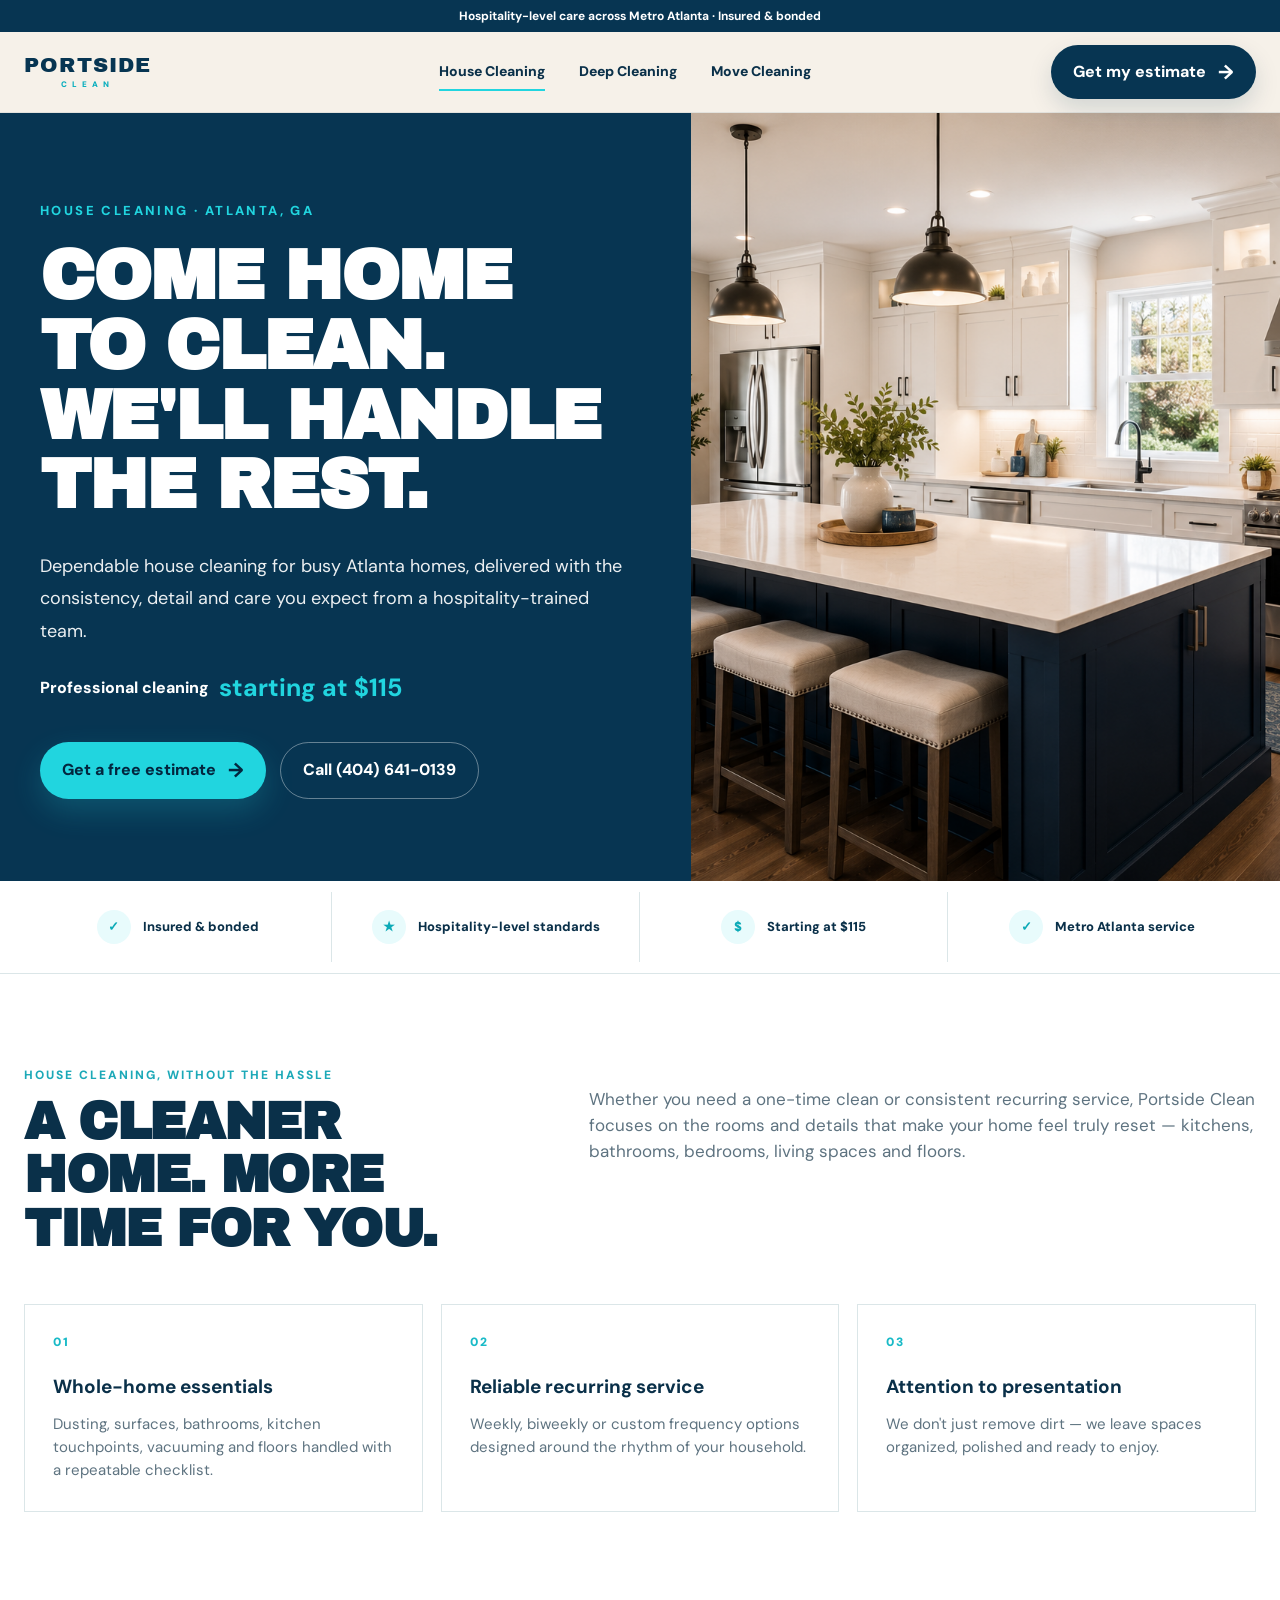
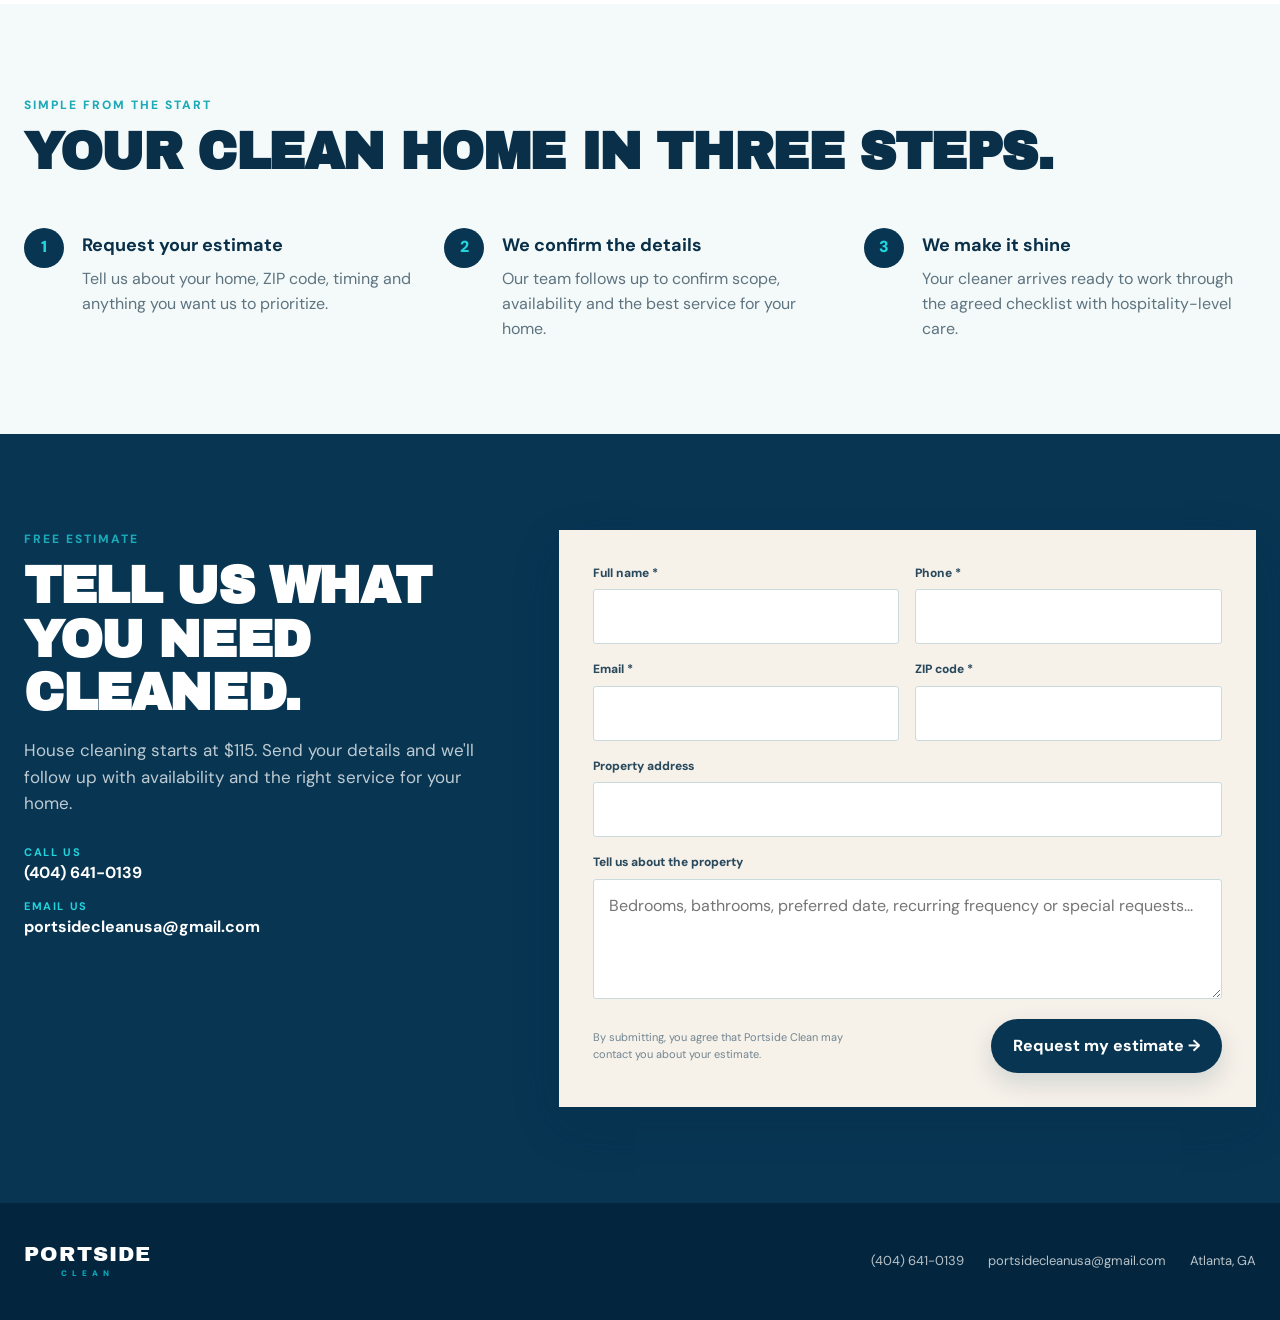
<file: index.html>
<!doctype html>
<html lang="en">
<head>
  <meta charset="utf-8">
  <meta name="viewport" content="width=device-width,initial-scale=1">
  <title>House Cleaning Services Atlanta, GA | Portside Clean</title>
  <meta name="description" content="Professional house cleaning services in Atlanta, GA starting at $115. Hospitality-level care, insured and bonded. Get a free estimate from Portside Clean.">
  <meta name="robots" content="index,follow,max-image-preview:large">
  <link rel="canonical" href="https://www.portsideclean.com/house-cleaning-services-atlanta-ga">
  <meta property="og:type" content="website">
  <meta property="og:title" content="House Cleaning Services Atlanta, GA | Portside Clean">
  <meta property="og:description" content="Reliable Atlanta house cleaning with hospitality-level standards. Starting at $115.">
  <meta property="og:image" content="https://www.portsideclean.com/images/hero-kitchen.jpg.png">
  <link rel="stylesheet" href="/service-landing.css">
  <script type="application/ld+json">{"@context":"https://schema.org","@graph":[{"@type":"LocalBusiness","@id":"https://www.portsideclean.com/#business","name":"Portside Clean","url":"https://www.portsideclean.com/","telephone":"+1-404-641-0139","email":"portsidecleanusa@gmail.com","areaServed":["Atlanta","Buckhead","Midtown Atlanta","Sandy Springs","Decatur","Marietta"],"priceRange":"$$"},{"@type":"Service","name":"House Cleaning Services in Atlanta, GA","url":"https://www.portsideclean.com/house-cleaning-services-atlanta-ga","provider":{"@id":"https://www.portsideclean.com/#business"},"areaServed":"Atlanta, GA"}]}</script>
  <script async src="https://www.googletagmanager.com/gtag/js?id=AW-18244942689"></script>
  <script>window.dataLayer=window.dataLayer||[];function gtag(){dataLayer.push(arguments)}gtag('js',new Date());gtag('config','AW-18244942689');</script>
</head>
<body data-service="House Cleaning" data-conversion="AW-18244942689/oqQUCM-6mOkcEOH27vtD" data-webhook="https://new-backend.botconversa.com.br/api/v1/webhooks-automation/catch/100434/2zKCNWt5Eklt/">
  <div class="topbar">Hospitality-level care across Metro Atlanta · Insured &amp; bonded</div>
  <header class="site-header">
    <div class="container header-inner">
      <a class="logo" href="/house-cleaning-services-atlanta-ga" aria-label="Portside Clean">
        <span class="logo-main">PORTSIDE</span><span class="logo-sub">CLEAN</span>
      </a>
      <nav class="nav-links" aria-label="Services">
        <a class="active" href="/house-cleaning-services-atlanta-ga">House Cleaning</a>
        <a href="/deep-cleaning-services-atlanta-ga">Deep Cleaning</a>
        <a href="/move-in-move-out-cleaning-atlanta-ga">Move Cleaning</a>
      </nav>
      <div class="header-cta"><a class="btn btn-navy" href="#estimate">Get my estimate <span class="btn-arrow">→</span></a></div>
      <button class="mobile-menu-btn" id="mobile-menu-btn" aria-label="Open service navigation" aria-expanded="false">☰</button>
      <nav class="mobile-nav" id="mobile-nav" aria-label="Mobile services">
        <a href="/house-cleaning-services-atlanta-ga">House Cleaning</a>
        <a href="/deep-cleaning-services-atlanta-ga">Deep Cleaning</a>
        <a href="/move-in-move-out-cleaning-atlanta-ga">Move Cleaning</a>
        <a href="#estimate">Get my estimate</a>
      </nav>
    </div>
  </header>

  <main>
    <section class="hero">
      <div class="hero-grid">
        <div class="hero-copy">
          <p class="eyebrow">House Cleaning · Atlanta, GA</p>
          <h1>Come home to clean. We'll handle the rest.</h1>
          <p class="hero-description">Dependable house cleaning for busy Atlanta homes, delivered with the consistency, detail and care you expect from a hospitality-trained team.</p>
          <div class="hero-price">Professional cleaning <strong>starting at $115</strong></div>
          <div class="hero-actions">
            <a class="btn btn-cyan" href="#estimate">Get a free estimate <span class="btn-arrow">→</span></a>
            <a class="btn btn-outline" href="tel:+14046410139">Call (404) 641-0139</a>
          </div>
        </div>
        <div class="hero-media"><img src="/images/hero-kitchen.jpg.png" alt="Freshly cleaned modern kitchen in an Atlanta home"></div>
      </div>
    </section>

    <section class="trust-strip" aria-label="Portside Clean assurances">
      <div class="container trust-grid">
        <div class="trust-item"><span class="trust-icon">✓</span>Insured &amp; bonded</div>
        <div class="trust-item"><span class="trust-icon">★</span>Hospitality-level standards</div>
        <div class="trust-item"><span class="trust-icon">$</span>Starting at $115</div>
        <div class="trust-item"><span class="trust-icon">✓</span>Metro Atlanta service</div>
      </div>
    </section>

    <section class="section">
      <div class="container">
        <div class="intro-grid">
          <div><span class="section-kicker">House cleaning, without the hassle</span><h2 class="section-title">A cleaner home. More time for you.</h2></div>
          <p class="section-copy">Whether you need a one-time clean or consistent recurring service, Portside Clean focuses on the rooms and details that make your home feel truly reset — kitchens, bathrooms, bedrooms, living spaces and floors.</p>
        </div>
        <div class="feature-grid">
          <article class="feature-card"><span class="feature-number">01</span><h3>Whole-home essentials</h3><p>Dusting, surfaces, bathrooms, kitchen touchpoints, vacuuming and floors handled with a repeatable checklist.</p></article>
          <article class="feature-card"><span class="feature-number">02</span><h3>Reliable recurring service</h3><p>Weekly, biweekly or custom frequency options designed around the rhythm of your household.</p></article>
          <article class="feature-card"><span class="feature-number">03</span><h3>Attention to presentation</h3><p>We don't just remove dirt — we leave spaces organized, polished and ready to enjoy.</p></article>
        </div>
      </div>
    </section>

    <section class="section section-soft">
      <div class="container">
        <span class="section-kicker">Simple from the start</span><h2 class="section-title">Your clean home in three steps.</h2>
        <div class="process-grid">
          <article class="process-card"><span class="process-num">1</span><h3>Request your estimate</h3><p>Tell us about your home, ZIP code, timing and anything you want us to prioritize.</p></article>
          <article class="process-card"><span class="process-num">2</span><h3>We confirm the details</h3><p>Our team follows up to confirm scope, availability and the best service for your home.</p></article>
          <article class="process-card"><span class="process-num">3</span><h3>We make it shine</h3><p>Your cleaner arrives ready to work through the agreed checklist with hospitality-level care.</p></article>
        </div>
      </div>
    </section>

    <section class="estimate" id="estimate">
      <div class="container estimate-grid">
        <div>
          <span class="section-kicker">Free estimate</span><h2 class="section-title">Tell us what you need cleaned.</h2>
          <p class="estimate-copy">House cleaning starts at $115. Send your details and we'll follow up with availability and the right service for your home.</p>
          <div class="contact-row"><a href="tel:+14046410139"><span class="contact-label">Call us</span>(404) 641-0139</a><a href="mailto:portsidecleanusa@gmail.com"><span class="contact-label">Email us</span>portsidecleanusa@gmail.com</a></div>
        </div>
        <div class="estimate-card">
          <form id="booking-form">
            <div class="form-grid">
              <div class="field"><label for="f-name">Full name *</label><input id="f-name" autocomplete="name" required></div>
              <div class="field"><label for="f-phone">Phone *</label><input id="f-phone" type="tel" autocomplete="tel" required></div>
              <div class="field"><label for="f-email">Email *</label><input id="f-email" type="email" autocomplete="email" required></div>
              <div class="field"><label for="f-zipcode">ZIP code *</label><input id="f-zipcode" inputmode="numeric" autocomplete="postal-code" required></div>
              <div class="field full"><label for="f-address">Property address</label><input id="f-address" autocomplete="street-address"></div>
              <div class="field full"><label for="f-info">Tell us about the property</label><textarea id="f-info" placeholder="Bedrooms, bathrooms, preferred date, recurring frequency or special requests..."></textarea></div>
            </div>
            <div class="form-footer"><span class="form-note">By submitting, you agree that Portside Clean may contact you about your estimate.</span><button class="btn btn-navy" type="submit">Request my estimate →</button></div>
          </form>
          <div class="form-success" id="form-success"><h3>Estimate request sent.</h3><p>Thanks — our team will contact you to confirm the details and availability.</p></div>
        </div>
      </div>
    </section>
  </main>

  <footer class="footer"><div class="container footer-grid"><a class="logo" href="/house-cleaning-services-atlanta-ga"><span class="logo-main" style="color:#fff">PORTSIDE</span><span class="logo-sub">CLEAN</span></a><div class="footer-meta"><a href="tel:+14046410139">(404) 641-0139</a><a href="mailto:portsidecleanusa@gmail.com">portsidecleanusa@gmail.com</a><span>Atlanta, GA</span></div></div></footer>
  <script src="/service-landing-v2.js" defer></script>
</body>
</html>
</file>
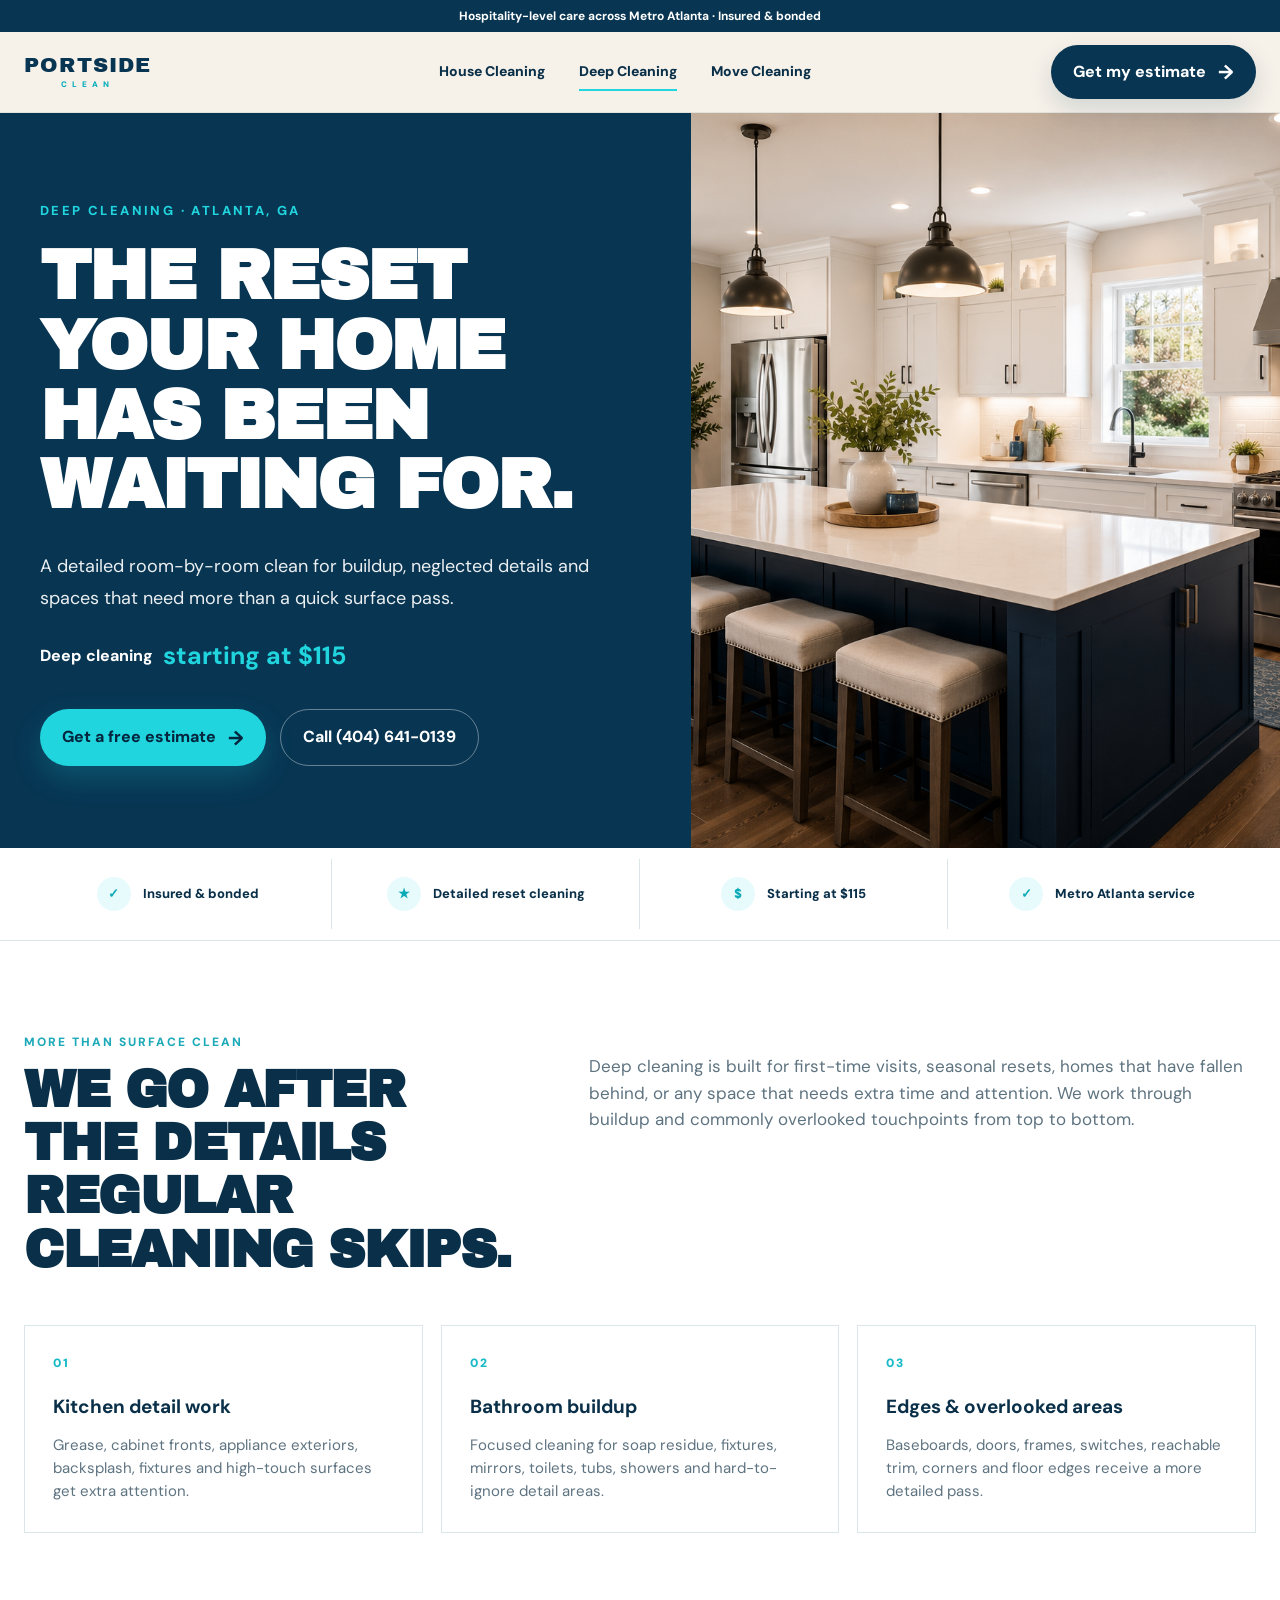
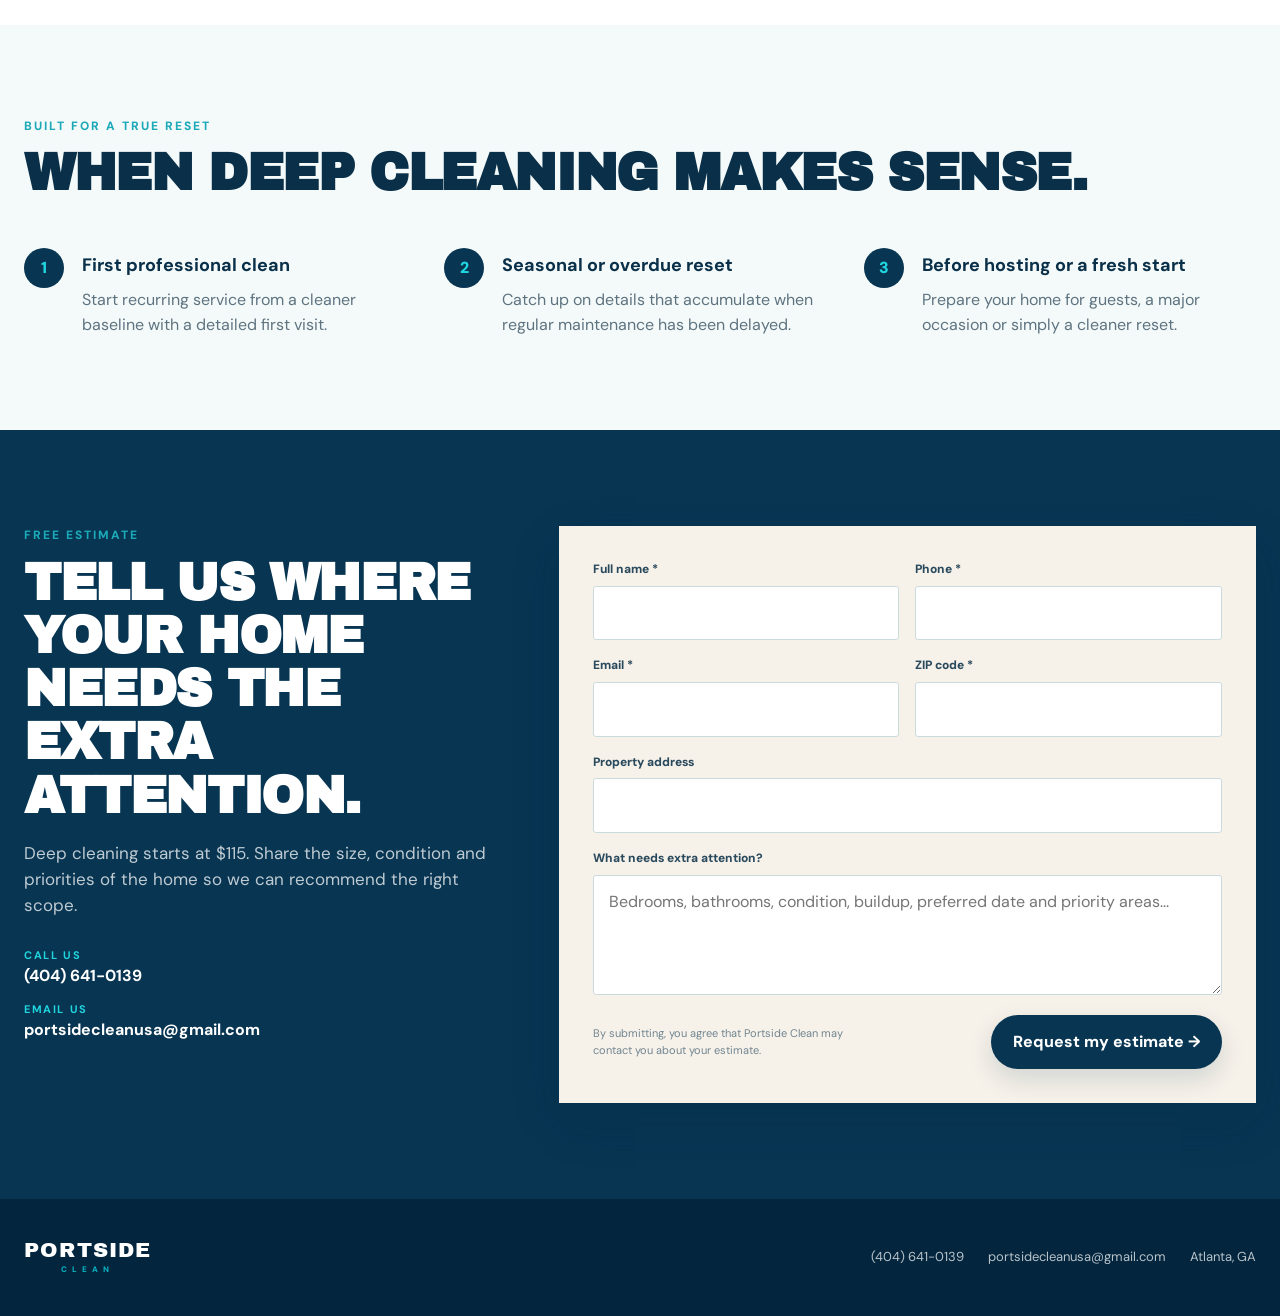
<file: deep-cleaning-services-atlanta-ga/index.html>
<!doctype html>
<html lang="en">
<head>
  <meta charset="utf-8">
  <meta name="viewport" content="width=device-width,initial-scale=1">
  <title>Deep Cleaning Services Atlanta, GA | Portside Clean</title>
  <meta name="description" content="Professional deep cleaning services in Atlanta, GA starting at $115. Detailed room-by-room cleaning for buildup, overlooked areas and full-home resets.">
  <meta name="robots" content="index,follow,max-image-preview:large">
  <link rel="canonical" href="https://www.portsideclean.com/deep-cleaning-services-atlanta-ga">
  <meta property="og:type" content="website">
  <meta property="og:title" content="Deep Cleaning Services Atlanta, GA | Portside Clean">
  <meta property="og:description" content="A detailed Atlanta deep clean for the dirt regular cleaning misses. Starting at $115.">
  <meta property="og:image" content="https://www.portsideclean.com/images/hero-kitchen.jpg.png">
  <link rel="stylesheet" href="/service-landing.css">
  <script type="application/ld+json">{"@context":"https://schema.org","@graph":[{"@type":"LocalBusiness","@id":"https://www.portsideclean.com/#business","name":"Portside Clean","url":"https://www.portsideclean.com/","telephone":"+1-404-641-0139","email":"portsidecleanusa@gmail.com","areaServed":["Atlanta","Buckhead","Midtown Atlanta","Sandy Springs","Decatur","Marietta"],"priceRange":"$$"},{"@type":"Service","name":"Deep Cleaning Services in Atlanta, GA","url":"https://www.portsideclean.com/deep-cleaning-services-atlanta-ga","provider":{"@id":"https://www.portsideclean.com/#business"},"areaServed":"Atlanta, GA"}]}</script>
  <script async src="https://www.googletagmanager.com/gtag/js?id=AW-18244942689"></script>
  <script>window.dataLayer=window.dataLayer||[];function gtag(){dataLayer.push(arguments)}gtag('js',new Date());gtag('config','AW-18244942689');</script>
</head>
<body data-service="Deep Cleaning" data-conversion="AW-18244942689/oqQUCM-6mOkcEOH27vtD" data-webhook="https://new-backend.botconversa.com.br/api/v1/webhooks-automation/catch/100434/2zKCNWt5Eklt/">
  <div class="topbar">Hospitality-level care across Metro Atlanta · Insured &amp; bonded</div>
  <header class="site-header">
    <div class="container header-inner">
      <a class="logo" href="/house-cleaning-services-atlanta-ga" aria-label="Portside Clean"><span class="logo-main">PORTSIDE</span><span class="logo-sub">CLEAN</span></a>
      <nav class="nav-links" aria-label="Services"><a href="/house-cleaning-services-atlanta-ga">House Cleaning</a><a class="active" href="/deep-cleaning-services-atlanta-ga">Deep Cleaning</a><a href="/move-in-move-out-cleaning-atlanta-ga">Move Cleaning</a></nav>
      <div class="header-cta"><a class="btn btn-navy" href="#estimate">Get my estimate <span class="btn-arrow">→</span></a></div>
      <button class="mobile-menu-btn" id="mobile-menu-btn" aria-label="Open service navigation" aria-expanded="false">☰</button>
      <nav class="mobile-nav" id="mobile-nav" aria-label="Mobile services"><a href="/house-cleaning-services-atlanta-ga">House Cleaning</a><a href="/deep-cleaning-services-atlanta-ga">Deep Cleaning</a><a href="/move-in-move-out-cleaning-atlanta-ga">Move Cleaning</a><a href="#estimate">Get my estimate</a></nav>
    </div>
  </header>

  <main>
    <section class="hero">
      <div class="hero-grid">
        <div class="hero-copy">
          <p class="eyebrow">Deep Cleaning · Atlanta, GA</p>
          <h1>The reset your home has been waiting for.</h1>
          <p class="hero-description">A detailed room-by-room clean for buildup, neglected details and spaces that need more than a quick surface pass.</p>
          <div class="hero-price">Deep cleaning <strong>starting at $115</strong></div>
          <div class="hero-actions"><a class="btn btn-cyan" href="#estimate">Get a free estimate <span class="btn-arrow">→</span></a><a class="btn btn-outline" href="tel:+14046410139">Call (404) 641-0139</a></div>
        </div>
        <div class="hero-media"><img src="/images/hero-kitchen.jpg.png" alt="Detailed deep cleaning result in a modern Atlanta kitchen"></div>
      </div>
    </section>

    <section class="trust-strip" aria-label="Portside Clean assurances"><div class="container trust-grid"><div class="trust-item"><span class="trust-icon">✓</span>Insured &amp; bonded</div><div class="trust-item"><span class="trust-icon">★</span>Detailed reset cleaning</div><div class="trust-item"><span class="trust-icon">$</span>Starting at $115</div><div class="trust-item"><span class="trust-icon">✓</span>Metro Atlanta service</div></div></section>

    <section class="section">
      <div class="container">
        <div class="intro-grid"><div><span class="section-kicker">More than surface clean</span><h2 class="section-title">We go after the details regular cleaning skips.</h2></div><p class="section-copy">Deep cleaning is built for first-time visits, seasonal resets, homes that have fallen behind, or any space that needs extra time and attention. We work through buildup and commonly overlooked touchpoints from top to bottom.</p></div>
        <div class="feature-grid">
          <article class="feature-card"><span class="feature-number">01</span><h3>Kitchen detail work</h3><p>Grease, cabinet fronts, appliance exteriors, backsplash, fixtures and high-touch surfaces get extra attention.</p></article>
          <article class="feature-card"><span class="feature-number">02</span><h3>Bathroom buildup</h3><p>Focused cleaning for soap residue, fixtures, mirrors, toilets, tubs, showers and hard-to-ignore detail areas.</p></article>
          <article class="feature-card"><span class="feature-number">03</span><h3>Edges &amp; overlooked areas</h3><p>Baseboards, doors, frames, switches, reachable trim, corners and floor edges receive a more detailed pass.</p></article>
        </div>
      </div>
    </section>

    <section class="section section-soft"><div class="container"><span class="section-kicker">Built for a true reset</span><h2 class="section-title">When deep cleaning makes sense.</h2><div class="process-grid"><article class="process-card"><span class="process-num">1</span><h3>First professional clean</h3><p>Start recurring service from a cleaner baseline with a detailed first visit.</p></article><article class="process-card"><span class="process-num">2</span><h3>Seasonal or overdue reset</h3><p>Catch up on details that accumulate when regular maintenance has been delayed.</p></article><article class="process-card"><span class="process-num">3</span><h3>Before hosting or a fresh start</h3><p>Prepare your home for guests, a major occasion or simply a cleaner reset.</p></article></div></div></section>

    <section class="estimate" id="estimate">
      <div class="container estimate-grid">
        <div><span class="section-kicker">Free estimate</span><h2 class="section-title">Tell us where your home needs the extra attention.</h2><p class="estimate-copy">Deep cleaning starts at $115. Share the size, condition and priorities of the home so we can recommend the right scope.</p><div class="contact-row"><a href="tel:+14046410139"><span class="contact-label">Call us</span>(404) 641-0139</a><a href="mailto:portsidecleanusa@gmail.com"><span class="contact-label">Email us</span>portsidecleanusa@gmail.com</a></div></div>
        <div class="estimate-card"><form id="booking-form"><div class="form-grid"><div class="field"><label for="f-name">Full name *</label><input id="f-name" autocomplete="name" required></div><div class="field"><label for="f-phone">Phone *</label><input id="f-phone" type="tel" autocomplete="tel" required></div><div class="field"><label for="f-email">Email *</label><input id="f-email" type="email" autocomplete="email" required></div><div class="field"><label for="f-zipcode">ZIP code *</label><input id="f-zipcode" inputmode="numeric" autocomplete="postal-code" required></div><div class="field full"><label for="f-address">Property address</label><input id="f-address" autocomplete="street-address"></div><div class="field full"><label for="f-info">What needs extra attention?</label><textarea id="f-info" placeholder="Bedrooms, bathrooms, condition, buildup, preferred date and priority areas..."></textarea></div></div><div class="form-footer"><span class="form-note">By submitting, you agree that Portside Clean may contact you about your estimate.</span><button class="btn btn-navy" type="submit">Request my estimate →</button></div></form><div class="form-success" id="form-success"><h3>Estimate request sent.</h3><p>Thanks — our team will contact you to confirm the details and availability.</p></div></div>
      </div>
    </section>
  </main>

  <footer class="footer"><div class="container footer-grid"><a class="logo" href="/house-cleaning-services-atlanta-ga"><span class="logo-main" style="color:#fff">PORTSIDE</span><span class="logo-sub">CLEAN</span></a><div class="footer-meta"><a href="tel:+14046410139">(404) 641-0139</a><a href="mailto:portsidecleanusa@gmail.com">portsidecleanusa@gmail.com</a><span>Atlanta, GA</span></div></div></footer>
  <script src="/service-landing-v2.js" defer></script>
</body>
</html>
</file>
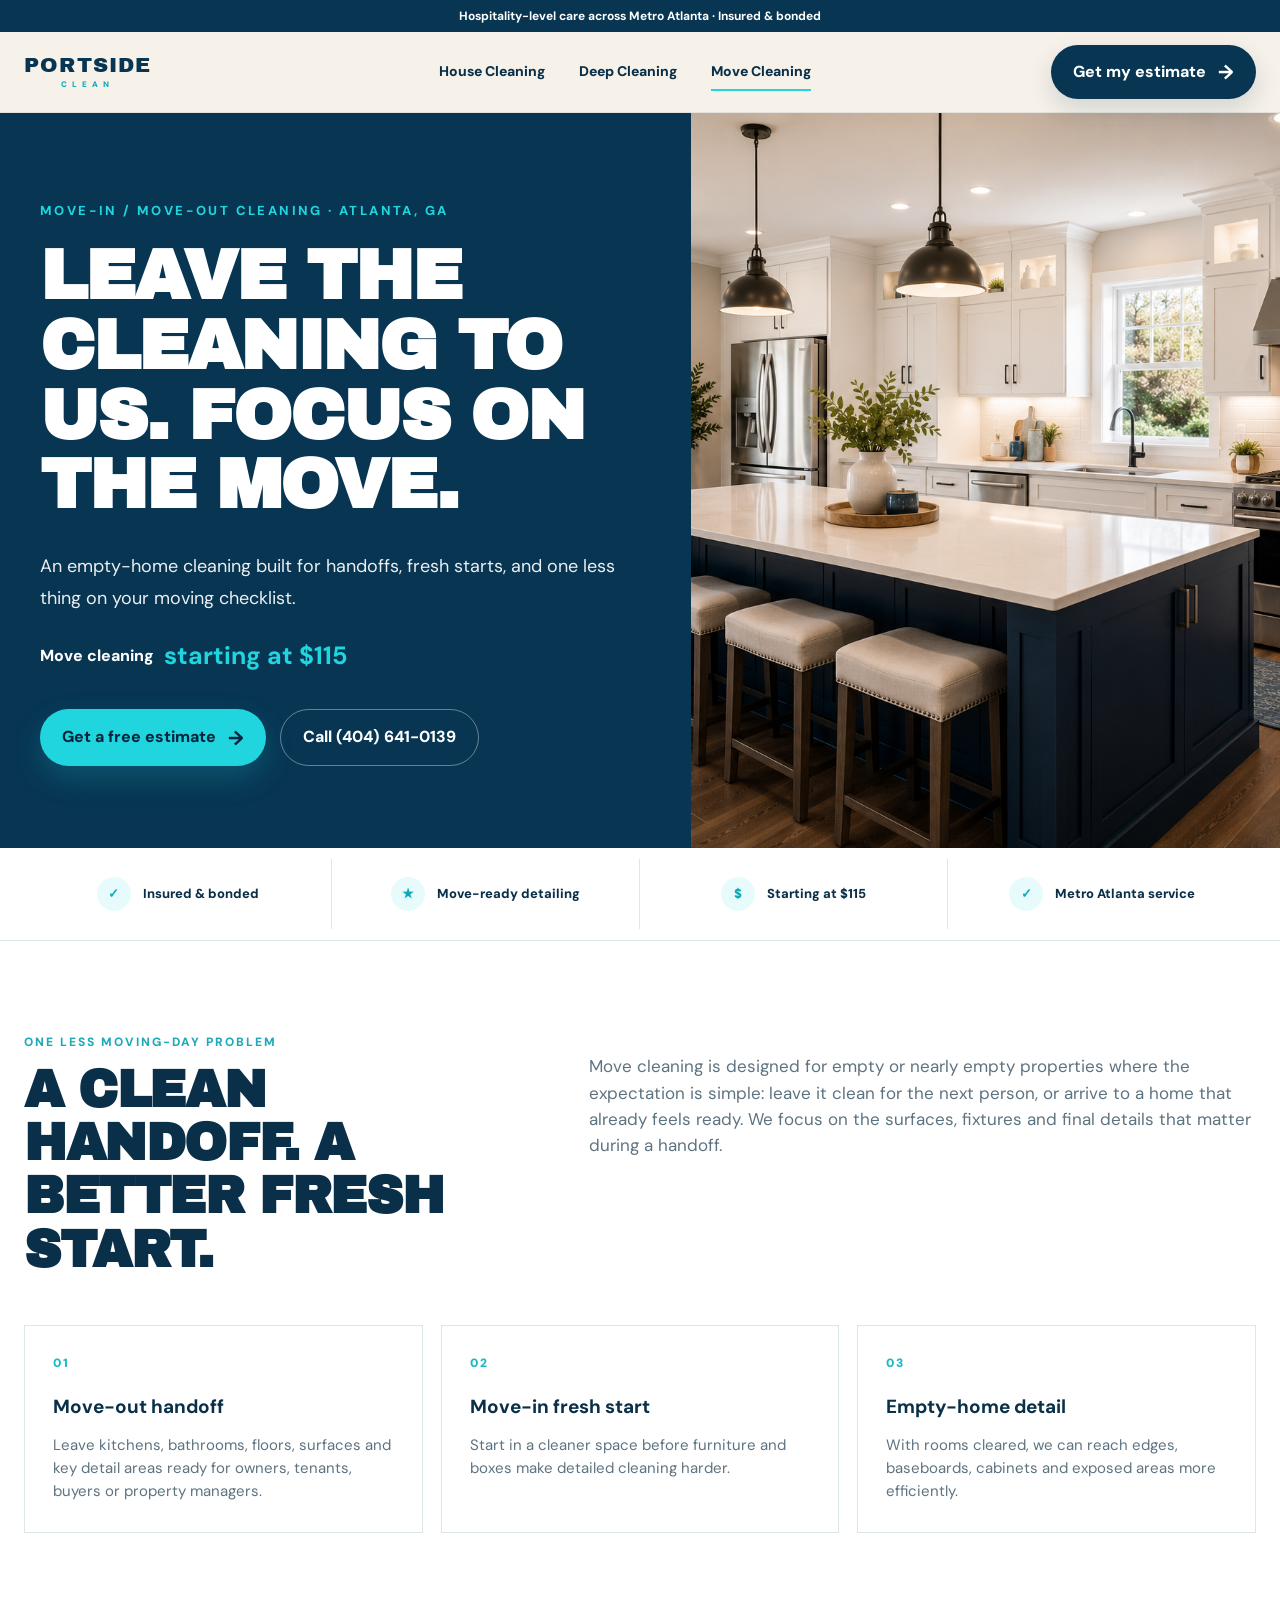
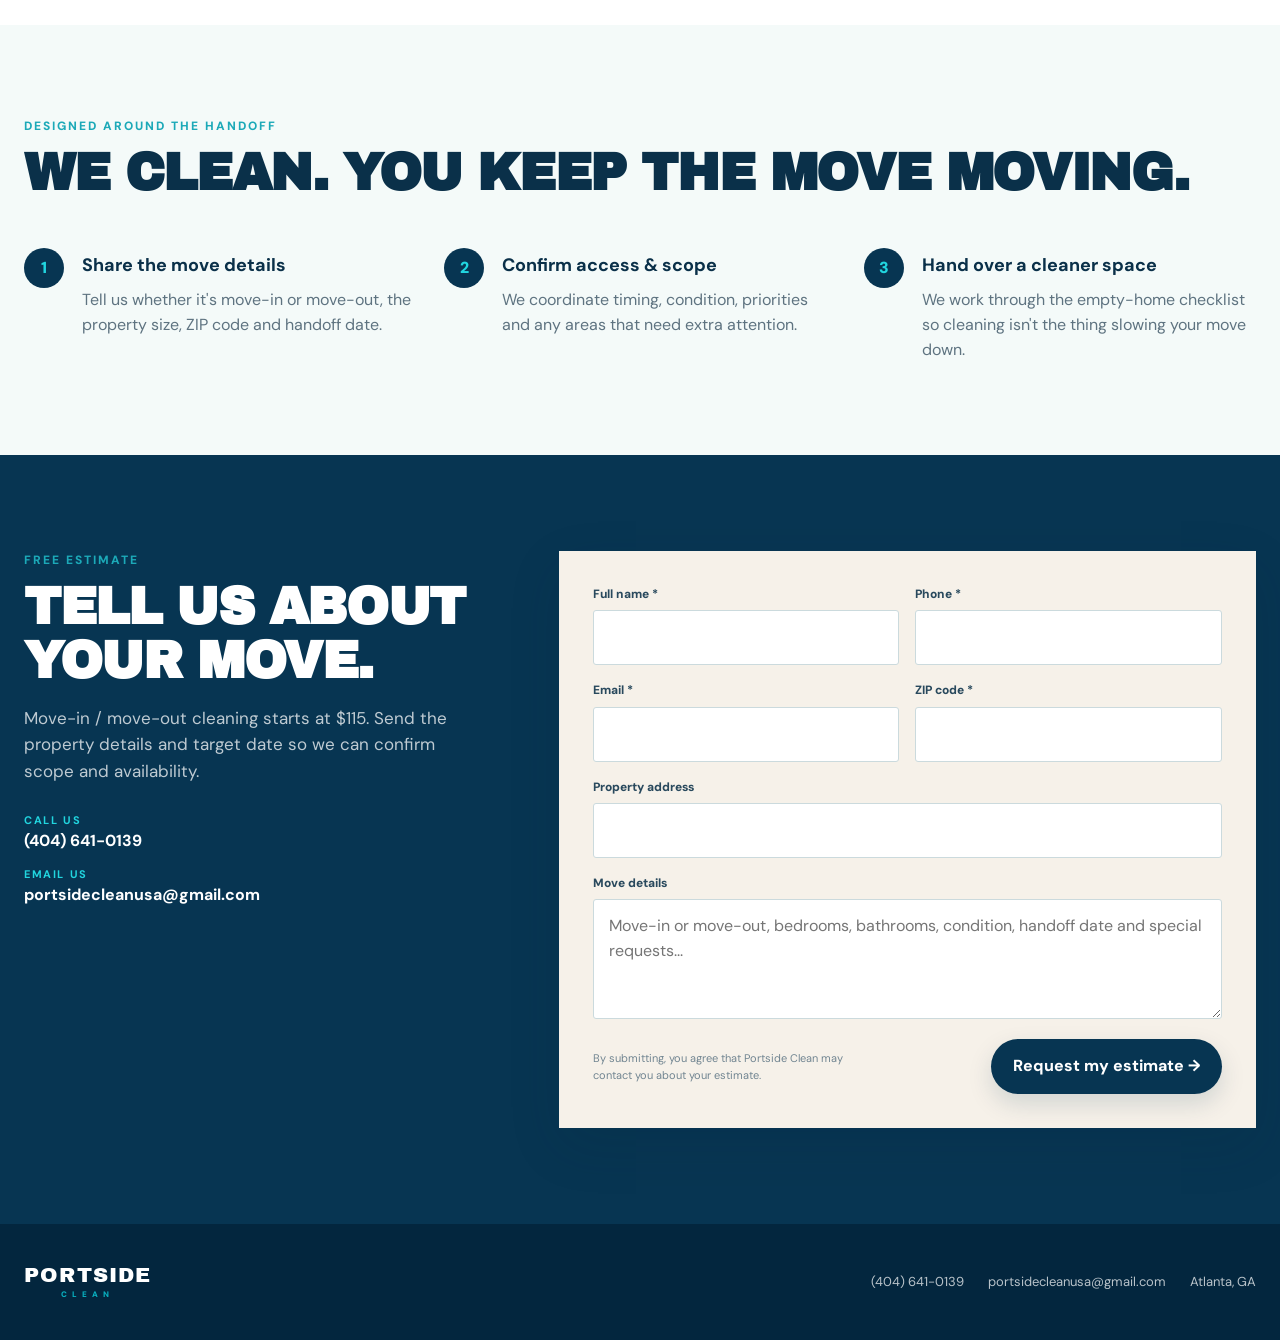
<file: move-in-move-out-cleaning-atlanta-ga/index.html>
<!doctype html>
<html lang="en">
<head>
  <meta charset="utf-8">
  <meta name="viewport" content="width=device-width,initial-scale=1">
  <title>Move-In Move-Out Cleaning Atlanta, GA | Portside Clean</title>
  <meta name="description" content="Move-in and move-out cleaning in Atlanta, GA starting at $115. Empty-home cleaning built for handoffs, fresh starts and smoother moves.">
  <meta name="robots" content="index,follow,max-image-preview:large">
  <link rel="canonical" href="https://www.portsideclean.com/move-in-move-out-cleaning-atlanta-ga">
  <meta property="og:type" content="website">
  <meta property="og:title" content="Move-In Move-Out Cleaning Atlanta, GA | Portside Clean">
  <meta property="og:description" content="Leave the cleaning to us. Focus on the move. Atlanta move cleaning starting at $115.">
  <meta property="og:image" content="https://www.portsideclean.com/images/hero-kitchen.jpg.png">
  <link rel="stylesheet" href="/service-landing.css">
  <script type="application/ld+json">{"@context":"https://schema.org","@graph":[{"@type":"LocalBusiness","@id":"https://www.portsideclean.com/#business","name":"Portside Clean","url":"https://www.portsideclean.com/","telephone":"+1-404-641-0139","email":"portsidecleanusa@gmail.com","areaServed":["Atlanta","Buckhead","Midtown Atlanta","Sandy Springs","Decatur","Marietta"],"priceRange":"$$"},{"@type":"Service","name":"Move-In / Move-Out Cleaning in Atlanta, GA","url":"https://www.portsideclean.com/move-in-move-out-cleaning-atlanta-ga","provider":{"@id":"https://www.portsideclean.com/#business"},"areaServed":"Atlanta, GA"}]}</script>
  <script async src="https://www.googletagmanager.com/gtag/js?id=AW-18244942689"></script>
  <script>window.dataLayer=window.dataLayer||[];function gtag(){dataLayer.push(arguments)}gtag('js',new Date());gtag('config','AW-18244942689');</script>
</head>
<body data-service="Move-In / Move-Out Cleaning" data-conversion="AW-18244942689/oqQUCM-6mOkcEOH27vtD" data-webhook="https://new-backend.botconversa.com.br/api/v1/webhooks-automation/catch/100434/2zKCNWt5Eklt/">
  <div class="topbar">Hospitality-level care across Metro Atlanta · Insured &amp; bonded</div>
  <header class="site-header">
    <div class="container header-inner">
      <a class="logo" href="/house-cleaning-services-atlanta-ga" aria-label="Portside Clean"><span class="logo-main">PORTSIDE</span><span class="logo-sub">CLEAN</span></a>
      <nav class="nav-links" aria-label="Services"><a href="/house-cleaning-services-atlanta-ga">House Cleaning</a><a href="/deep-cleaning-services-atlanta-ga">Deep Cleaning</a><a class="active" href="/move-in-move-out-cleaning-atlanta-ga">Move Cleaning</a></nav>
      <div class="header-cta"><a class="btn btn-navy" href="#estimate">Get my estimate <span class="btn-arrow">→</span></a></div>
      <button class="mobile-menu-btn" id="mobile-menu-btn" aria-label="Open service navigation" aria-expanded="false">☰</button>
      <nav class="mobile-nav" id="mobile-nav" aria-label="Mobile services"><a href="/house-cleaning-services-atlanta-ga">House Cleaning</a><a href="/deep-cleaning-services-atlanta-ga">Deep Cleaning</a><a href="/move-in-move-out-cleaning-atlanta-ga">Move Cleaning</a><a href="#estimate">Get my estimate</a></nav>
    </div>
  </header>

  <main>
    <section class="hero">
      <div class="hero-grid">
        <div class="hero-copy">
          <p class="eyebrow">Move-In / Move-Out Cleaning · Atlanta, GA</p>
          <h1>Leave the cleaning to us. Focus on the move.</h1>
          <p class="hero-description">An empty-home cleaning built for handoffs, fresh starts, and one less thing on your moving checklist.</p>
          <div class="hero-price">Move cleaning <strong>starting at $115</strong></div>
          <div class="hero-actions"><a class="btn btn-cyan" href="#estimate">Get a free estimate <span class="btn-arrow">→</span></a><a class="btn btn-outline" href="tel:+14046410139">Call (404) 641-0139</a></div>
        </div>
        <div class="hero-media"><img src="/images/hero-kitchen.jpg.png" alt="Clean empty-home kitchen prepared for a move in Atlanta"></div>
      </div>
    </section>

    <section class="trust-strip" aria-label="Portside Clean assurances"><div class="container trust-grid"><div class="trust-item"><span class="trust-icon">✓</span>Insured &amp; bonded</div><div class="trust-item"><span class="trust-icon">★</span>Move-ready detailing</div><div class="trust-item"><span class="trust-icon">$</span>Starting at $115</div><div class="trust-item"><span class="trust-icon">✓</span>Metro Atlanta service</div></div></section>

    <section class="section">
      <div class="container">
        <div class="intro-grid"><div><span class="section-kicker">One less moving-day problem</span><h2 class="section-title">A clean handoff. A better fresh start.</h2></div><p class="section-copy">Move cleaning is designed for empty or nearly empty properties where the expectation is simple: leave it clean for the next person, or arrive to a home that already feels ready. We focus on the surfaces, fixtures and final details that matter during a handoff.</p></div>
        <div class="feature-grid">
          <article class="feature-card"><span class="feature-number">01</span><h3>Move-out handoff</h3><p>Leave kitchens, bathrooms, floors, surfaces and key detail areas ready for owners, tenants, buyers or property managers.</p></article>
          <article class="feature-card"><span class="feature-number">02</span><h3>Move-in fresh start</h3><p>Start in a cleaner space before furniture and boxes make detailed cleaning harder.</p></article>
          <article class="feature-card"><span class="feature-number">03</span><h3>Empty-home detail</h3><p>With rooms cleared, we can reach edges, baseboards, cabinets and exposed areas more efficiently.</p></article>
        </div>
      </div>
    </section>

    <section class="section section-soft"><div class="container"><span class="section-kicker">Designed around the handoff</span><h2 class="section-title">We clean. You keep the move moving.</h2><div class="process-grid"><article class="process-card"><span class="process-num">1</span><h3>Share the move details</h3><p>Tell us whether it's move-in or move-out, the property size, ZIP code and handoff date.</p></article><article class="process-card"><span class="process-num">2</span><h3>Confirm access &amp; scope</h3><p>We coordinate timing, condition, priorities and any areas that need extra attention.</p></article><article class="process-card"><span class="process-num">3</span><h3>Hand over a cleaner space</h3><p>We work through the empty-home checklist so cleaning isn't the thing slowing your move down.</p></article></div></div></section>

    <section class="estimate" id="estimate">
      <div class="container estimate-grid">
        <div><span class="section-kicker">Free estimate</span><h2 class="section-title">Tell us about your move.</h2><p class="estimate-copy">Move-in / move-out cleaning starts at $115. Send the property details and target date so we can confirm scope and availability.</p><div class="contact-row"><a href="tel:+14046410139"><span class="contact-label">Call us</span>(404) 641-0139</a><a href="mailto:portsidecleanusa@gmail.com"><span class="contact-label">Email us</span>portsidecleanusa@gmail.com</a></div></div>
        <div class="estimate-card"><form id="booking-form"><div class="form-grid"><div class="field"><label for="f-name">Full name *</label><input id="f-name" autocomplete="name" required></div><div class="field"><label for="f-phone">Phone *</label><input id="f-phone" type="tel" autocomplete="tel" required></div><div class="field"><label for="f-email">Email *</label><input id="f-email" type="email" autocomplete="email" required></div><div class="field"><label for="f-zipcode">ZIP code *</label><input id="f-zipcode" inputmode="numeric" autocomplete="postal-code" required></div><div class="field full"><label for="f-address">Property address</label><input id="f-address" autocomplete="street-address"></div><div class="field full"><label for="f-info">Move details</label><textarea id="f-info" placeholder="Move-in or move-out, bedrooms, bathrooms, condition, handoff date and special requests..."></textarea></div></div><div class="form-footer"><span class="form-note">By submitting, you agree that Portside Clean may contact you about your estimate.</span><button class="btn btn-navy" type="submit">Request my estimate →</button></div></form><div class="form-success" id="form-success"><h3>Estimate request sent.</h3><p>Thanks — our team will contact you to confirm the details and availability.</p></div></div>
      </div>
    </section>
  </main>

  <footer class="footer"><div class="container footer-grid"><a class="logo" href="/house-cleaning-services-atlanta-ga"><span class="logo-main" style="color:#fff">PORTSIDE</span><span class="logo-sub">CLEAN</span></a><div class="footer-meta"><a href="tel:+14046410139">(404) 641-0139</a><a href="mailto:portsidecleanusa@gmail.com">portsidecleanusa@gmail.com</a><span>Atlanta, GA</span></div></div></footer>
  <script src="/service-landing-v2.js" defer></script>
</body>
</html>
</file>
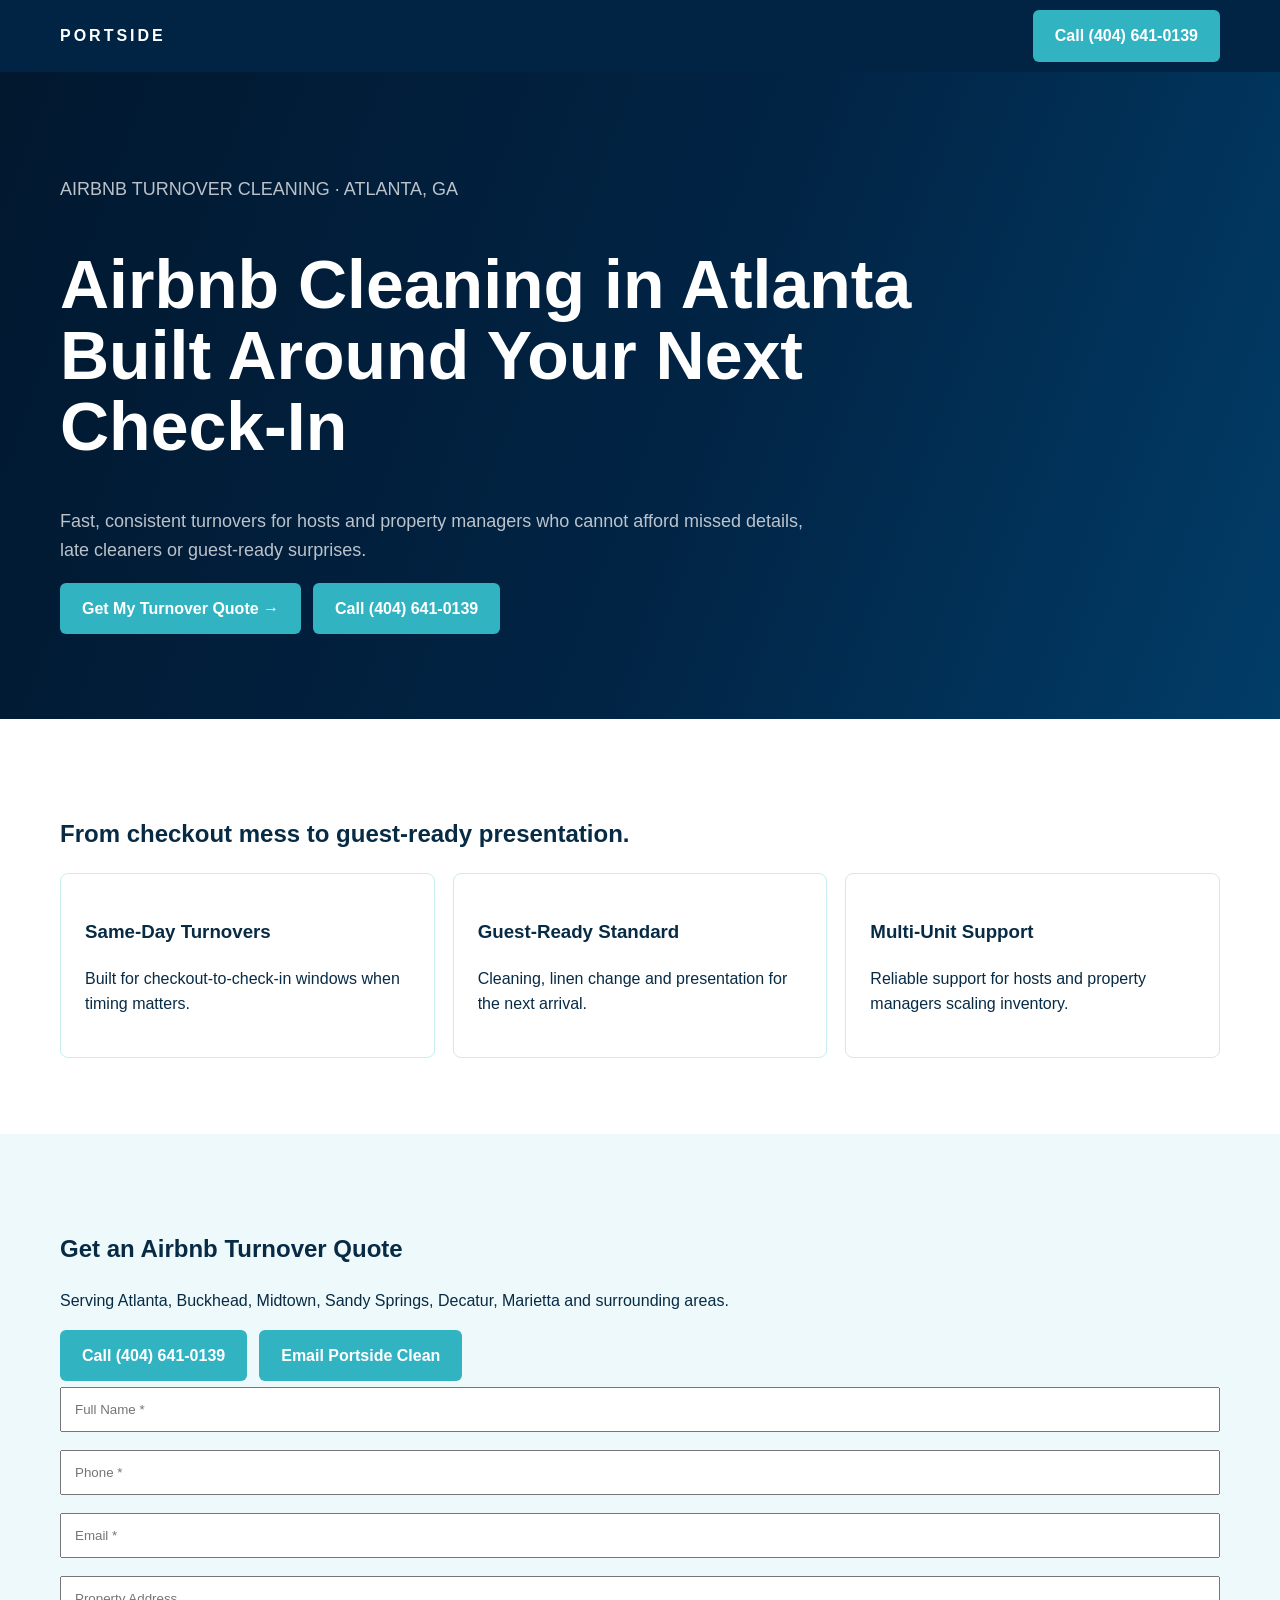
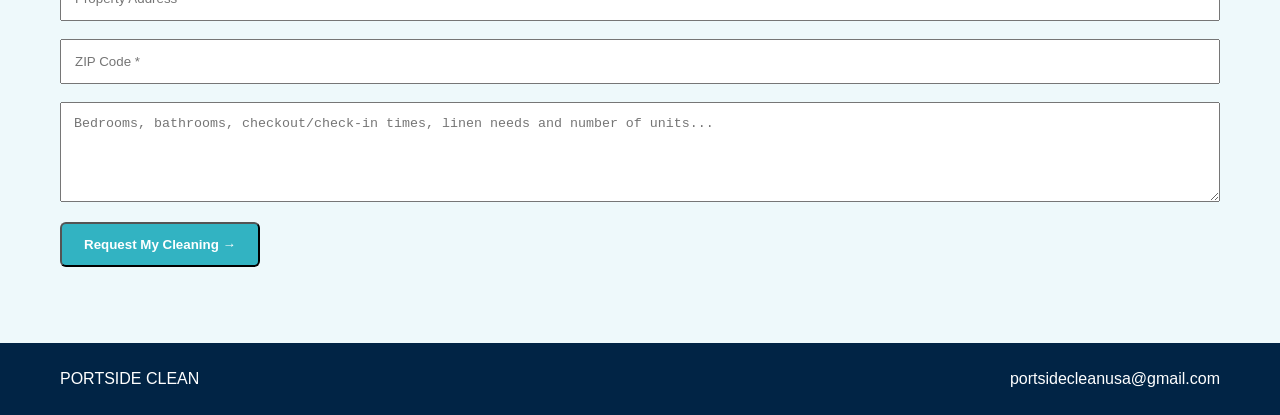
<file: airbnb-cleaning-atlanta.html>
<!doctype html><html lang="en"><head><meta charset="utf-8"><meta name="viewport" content="width=device-width,initial-scale=1"><title>Airbnb Cleaning Services in Atlanta, GA | Portside Clean</title><meta name="description" content="Airbnb turnover cleaning in Atlanta, GA for hosts and property managers. Guest-ready presentation, linen change, staging and same-day turnovers."><link rel="canonical" href="https://www.portsideclean.com/airbnb-cleaning-atlanta.html"><script type="application/ld+json">{"@context":"https://schema.org","@type":"LocalBusiness","name":"Portside Clean","url":"https://www.portsideclean.com/","telephone":"+1-404-641-0139","email":"portsidecleanusa@gmail.com","areaServed":["Atlanta","Buckhead","Midtown Atlanta","Sandy Springs","Decatur","Marietta"]}</script><style>body{margin:0;font-family:Arial,sans-serif;color:#082b45;line-height:1.6}a{text-decoration:none}.w{max-width:1160px;margin:auto;padding:0 24px}.nav{background:#012445;color:#fff}.ni{min-height:72px;display:flex;align-items:center;justify-content:space-between}.brand{font-weight:900;letter-spacing:3px;color:#fff}.btn{display:inline-block;padding:13px 22px;border-radius:6px;background:#32b3c2;color:#fff;font-weight:800}.hero{background:linear-gradient(110deg,#01182f,#012445 55%,#013d68);color:#fff;padding:85px 0}.hero h1{font-size:clamp(42px,6vw,68px);line-height:1.04;max-width:900px}.hero p{font-size:18px;max-width:760px;color:#ffffffbb}.sec{padding:76px 0}.alt{background:#eef9fb}.grid{display:grid;grid-template-columns:repeat(3,1fr);gap:18px}.card{border:1px solid #c8edf1;padding:24px;border-radius:8px}.form input,.form textarea{width:100%;padding:13px;margin:6px 0 12px;box-sizing:border-box}.form textarea{min-height:100px}.contact{display:flex;gap:12px;flex-wrap:wrap}@media(max-width:800px){.grid{grid-template-columns:1fr}}</style><script async src="https://www.googletagmanager.com/gtag/js?id=AW-18244942689"></script><script>window.dataLayer=window.dataLayer||[];function gtag(){dataLayer.push(arguments)}gtag('js',new Date());gtag('config','AW-18244942689');</script></head><body><nav class="nav"><div class="w ni"><a class="brand" href="/">PORTSIDE</a><a class="btn" href="tel:+14046410139">Call (404) 641-0139</a></div></nav><header class="hero"><div class="w"><p>AIRBNB TURNOVER CLEANING · ATLANTA, GA</p><h1>Airbnb Cleaning in Atlanta Built Around Your Next Check-In</h1><p>Fast, consistent turnovers for hosts and property managers who cannot afford missed details, late cleaners or guest-ready surprises.</p><div class="contact"><a class="btn" href="#booking">Get My Turnover Quote →</a><a class="btn" href="tel:+14046410139">Call (404) 641-0139</a></div></div></header><section class="sec"><div class="w"><h2>From checkout mess to guest-ready presentation.</h2><div class="grid"><div class="card"><h3>Same-Day Turnovers</h3><p>Built for checkout-to-check-in windows when timing matters.</p></div><div class="card"><h3>Guest-Ready Standard</h3><p>Cleaning, linen change and presentation for the next arrival.</p></div><div class="card"><h3>Multi-Unit Support</h3><p>Reliable support for hosts and property managers scaling inventory.</p></div></div></div></section><section class="sec alt" id="booking"><div class="w"><h2>Get an Airbnb Turnover Quote</h2><p>Serving Atlanta, Buckhead, Midtown, Sandy Springs, Decatur, Marietta and surrounding areas.</p><div class="contact"><a class="btn" href="tel:+14046410139">Call (404) 641-0139</a><a class="btn" href="mailto:portsidecleanusa@gmail.com">Email Portside Clean</a></div><div class="form" id="booking-form"><input id="f-name" placeholder="Full Name *"><input id="f-phone" placeholder="Phone *"><input id="f-email" placeholder="Email *"><input id="f-address" placeholder="Property Address"><input id="f-zipcode" placeholder="ZIP Code *"><textarea id="f-info" placeholder="Bedrooms, bathrooms, checkout/check-in times, linen needs and number of units..."></textarea><button class="btn" onclick="submitBooking()">Request My Cleaning →</button></div><div id="form-success" style="display:none"><h3>Request sent.</h3><p>Our team will contact you to confirm the turnover workflow and schedule.</p></div></div></section><footer class="nav"><div class="w ni"><span>PORTSIDE CLEAN</span><a href="mailto:portsidecleanusa@gmail.com" style="color:#fff">portsidecleanusa@gmail.com</a></div></footer><script>function submitBooking(){const name=f('f-name'),phone=f('f-phone'),email=f('f-email'),address=f('f-address'),zipcode=f('f-zipcode'),info=f('f-info');if(!name||!phone||!email||!zipcode){alert('Please fill in all required fields.');return}gtag('event','conversion',{'send_to':'AW-18244942689/oqQUCM-6mOkcEOH27vtD','value':1,'currency':'USD'});fetch('https://new-backend.botconversa.com.br/api/v1/webhooks-automation/catch/100434/2zKCNWt5Eklt/',{method:'POST',headers:{'Content-Type':'application/json'},body:JSON.stringify({name,phone,email,address,zip_code:zipcode,additional_info:info,service:'Airbnb Cleaning',page_url:location.href})}).then(()=>{document.getElementById('booking-form').style.display='none';document.getElementById('form-success').style.display='block'})}function f(id){return document.getElementById(id).value.trim()}</script></body></html>
</file>
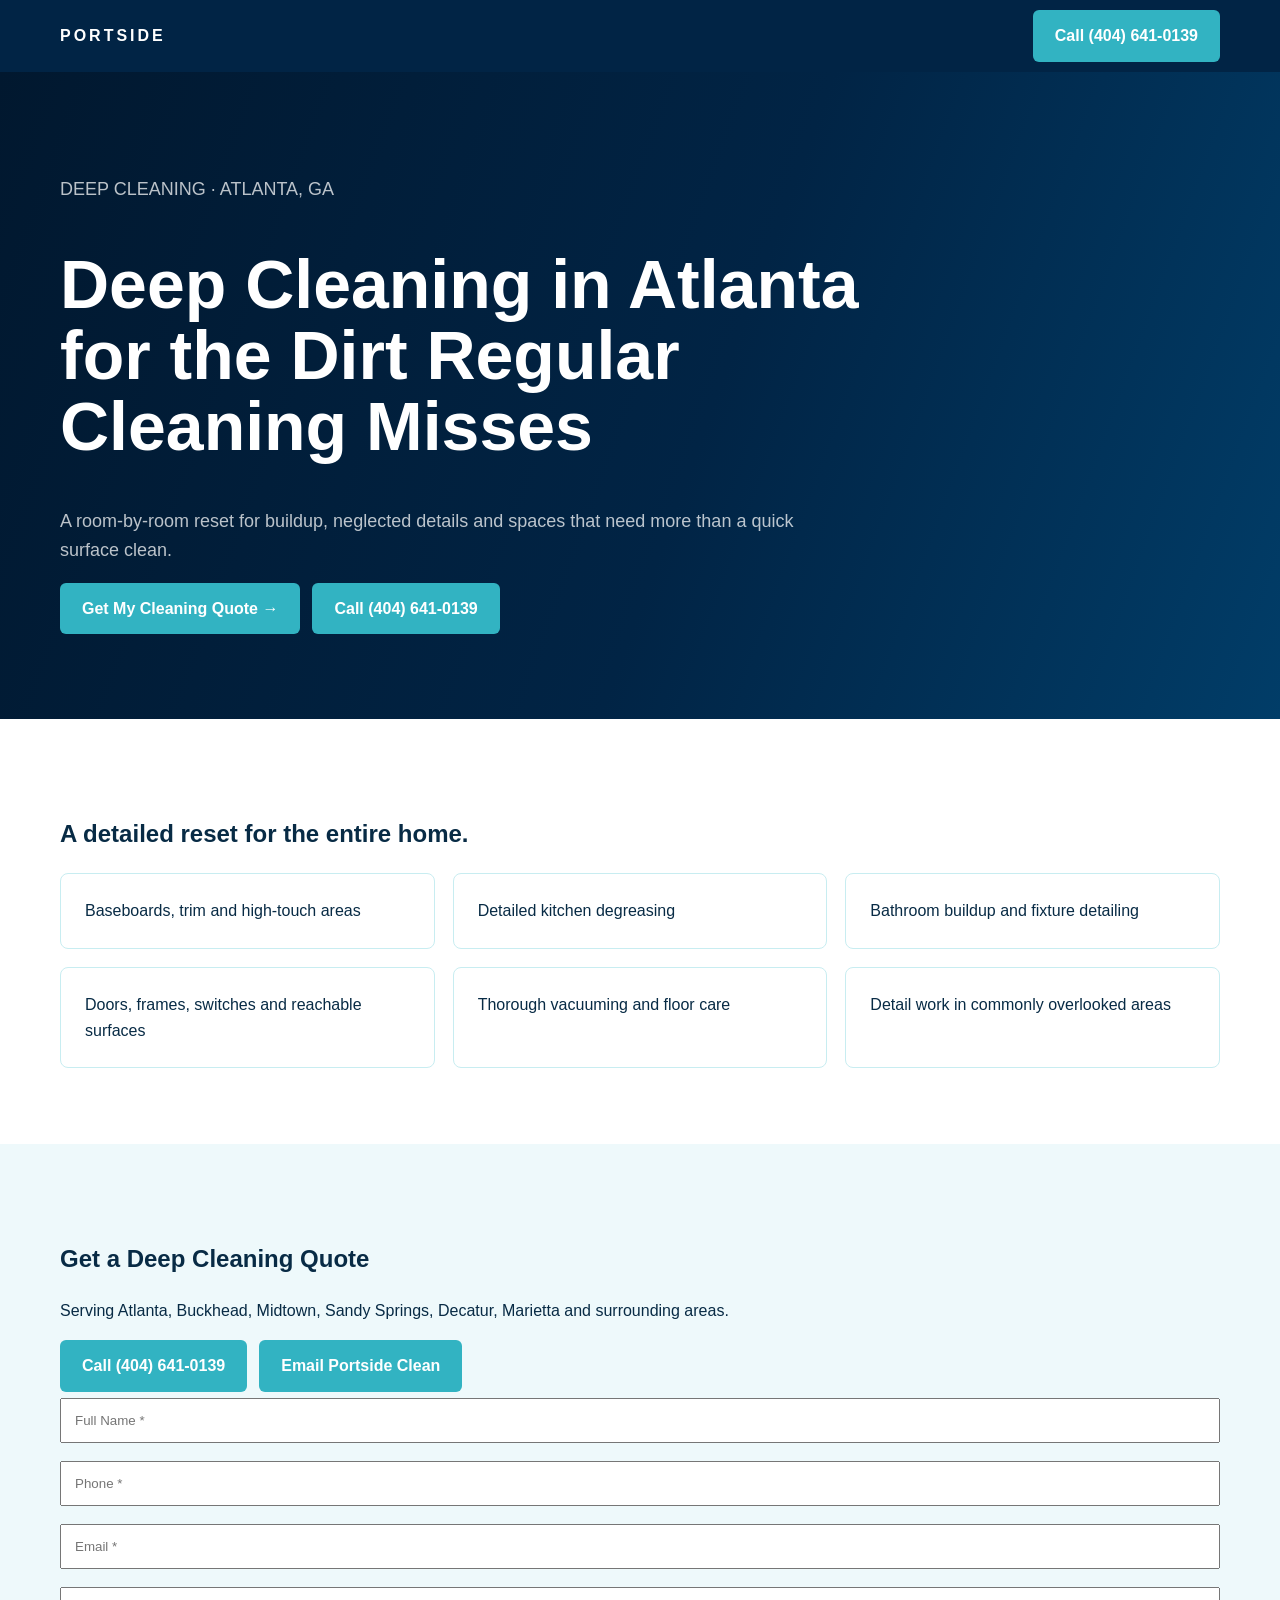
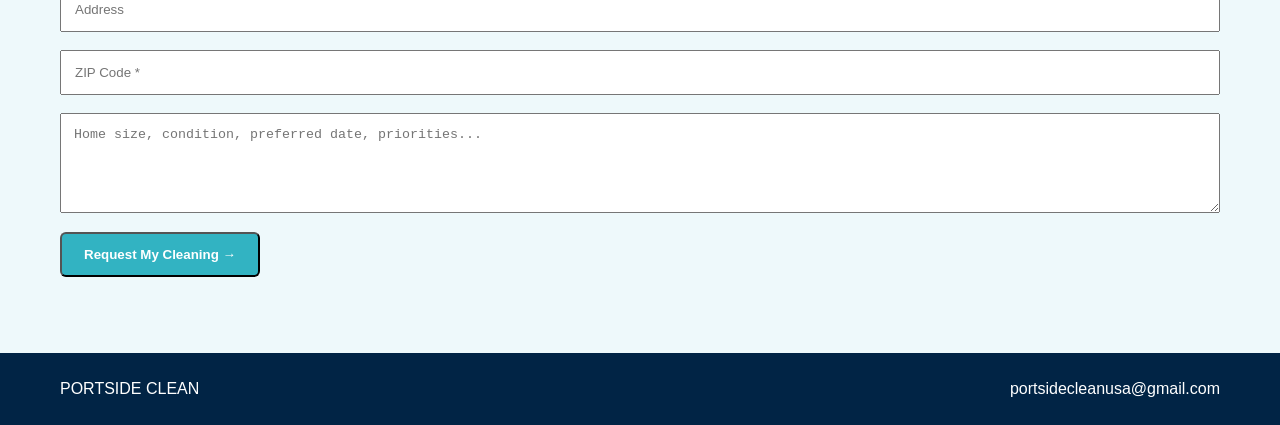
<file: deep-cleaning-atlanta.html>
<!doctype html><html lang="en"><head><meta charset="utf-8"><meta name="viewport" content="width=device-width,initial-scale=1"><title>Deep Cleaning Services in Atlanta, GA | Portside Clean</title><meta name="description" content="Professional deep cleaning in Atlanta, GA for kitchens, bathrooms, baseboards and overlooked areas. Ideal for first-time, seasonal and reset cleans."><link rel="canonical" href="https://www.portsideclean.com/deep-cleaning-atlanta.html"><meta name="robots" content="index,follow,max-image-preview:large"><script type="application/ld+json">{"@context":"https://schema.org","@graph":[{"@type":"LocalBusiness","@id":"https://www.portsideclean.com/#business","name":"Portside Clean","url":"https://www.portsideclean.com/","telephone":"+1-404-641-0139","email":"portsidecleanusa@gmail.com","areaServed":["Atlanta","Buckhead","Midtown Atlanta","Sandy Springs","Decatur","Marietta"]},{"@type":"Service","name":"Deep Cleaning in Atlanta","url":"https://www.portsideclean.com/deep-cleaning-atlanta.html","provider":{"@id":"https://www.portsideclean.com/#business"}}]}</script><style>body{margin:0;font-family:Arial,sans-serif;color:#082b45;line-height:1.6}a{text-decoration:none}.w{max-width:1160px;margin:auto;padding:0 24px}.nav{background:#012445;color:#fff}.ni{min-height:72px;display:flex;align-items:center;justify-content:space-between}.brand{font-weight:900;letter-spacing:3px;color:#fff}.btn{display:inline-block;padding:13px 22px;border-radius:6px;background:#32b3c2;color:#fff;font-weight:800}.hero{background:linear-gradient(110deg,#01182f,#012445 55%,#013d68);color:#fff;padding:85px 0}.hero h1{font-size:clamp(42px,6vw,68px);line-height:1.04;max-width:850px}.hero p{font-size:18px;max-width:760px;color:#ffffffbb}.sec{padding:76px 0}.alt{background:#eef9fb}.grid{display:grid;grid-template-columns:repeat(3,1fr);gap:18px}.card{border:1px solid #c8edf1;padding:24px;border-radius:8px}.form input,.form textarea{width:100%;padding:13px;margin:6px 0 12px;box-sizing:border-box}.form textarea{min-height:100px}.contact{display:flex;gap:12px;flex-wrap:wrap}@media(max-width:800px){.grid{grid-template-columns:1fr}}</style><script async src="https://www.googletagmanager.com/gtag/js?id=AW-18244942689"></script><script>window.dataLayer=window.dataLayer||[];function gtag(){dataLayer.push(arguments)}gtag('js',new Date());gtag('config','AW-18244942689');</script></head><body data-service="Deep Cleaning"><nav class="nav"><div class="w ni"><a class="brand" href="/">PORTSIDE</a><a class="btn" href="tel:+14046410139">Call (404) 641-0139</a></div></nav><header class="hero"><div class="w"><p>DEEP CLEANING · ATLANTA, GA</p><h1>Deep Cleaning in Atlanta for the Dirt Regular Cleaning Misses</h1><p>A room-by-room reset for buildup, neglected details and spaces that need more than a quick surface clean.</p><div class="contact"><a class="btn" href="#booking">Get My Cleaning Quote →</a><a class="btn" href="tel:+14046410139">Call (404) 641-0139</a></div></div></header><section class="sec"><div class="w"><h2>A detailed reset for the entire home.</h2><div class="grid"><div class="card">Baseboards, trim and high-touch areas</div><div class="card">Detailed kitchen degreasing</div><div class="card">Bathroom buildup and fixture detailing</div><div class="card">Doors, frames, switches and reachable surfaces</div><div class="card">Thorough vacuuming and floor care</div><div class="card">Detail work in commonly overlooked areas</div></div></div></section><section class="sec alt" id="booking"><div class="w"><h2>Get a Deep Cleaning Quote</h2><p>Serving Atlanta, Buckhead, Midtown, Sandy Springs, Decatur, Marietta and surrounding areas.</p><div class="contact"><a class="btn" href="tel:+14046410139">Call (404) 641-0139</a><a class="btn" href="mailto:portsidecleanusa@gmail.com">Email Portside Clean</a></div><div class="form" id="booking-form"><input id="f-name" placeholder="Full Name *"><input id="f-phone" placeholder="Phone *"><input id="f-email" placeholder="Email *"><input id="f-address" placeholder="Address"><input id="f-zipcode" placeholder="ZIP Code *"><textarea id="f-info" placeholder="Home size, condition, preferred date, priorities..."></textarea><button class="btn" onclick="submitBooking()">Request My Cleaning →</button></div><div id="form-success" style="display:none"><h3>Request sent.</h3><p>Our team will contact you to confirm the service and appointment.</p></div></div></section><footer class="nav"><div class="w ni"><span>PORTSIDE CLEAN</span><a href="mailto:portsidecleanusa@gmail.com" style="color:#fff">portsidecleanusa@gmail.com</a></div></footer><script>function submitBooking(){const name=f('f-name'),phone=f('f-phone'),email=f('f-email'),address=f('f-address'),zipcode=f('f-zipcode'),info=f('f-info');if(!name||!phone||!email||!zipcode){alert('Please fill in all required fields.');return}gtag('event','conversion',{'send_to':'AW-18244942689/oqQUCM-6mOkcEOH27vtD','value':1,'currency':'USD'});fetch('https://new-backend.botconversa.com.br/api/v1/webhooks-automation/catch/100434/2zKCNWt5Eklt/',{method:'POST',headers:{'Content-Type':'application/json'},body:JSON.stringify({name,phone,email,address,zip_code:zipcode,additional_info:info,service:'Deep Cleaning',page_url:location.href})}).then(()=>{document.getElementById('booking-form').style.display='none';document.getElementById('form-success').style.display='block'})}function f(id){return document.getElementById(id).value.trim()}</script></body></html>
</file>
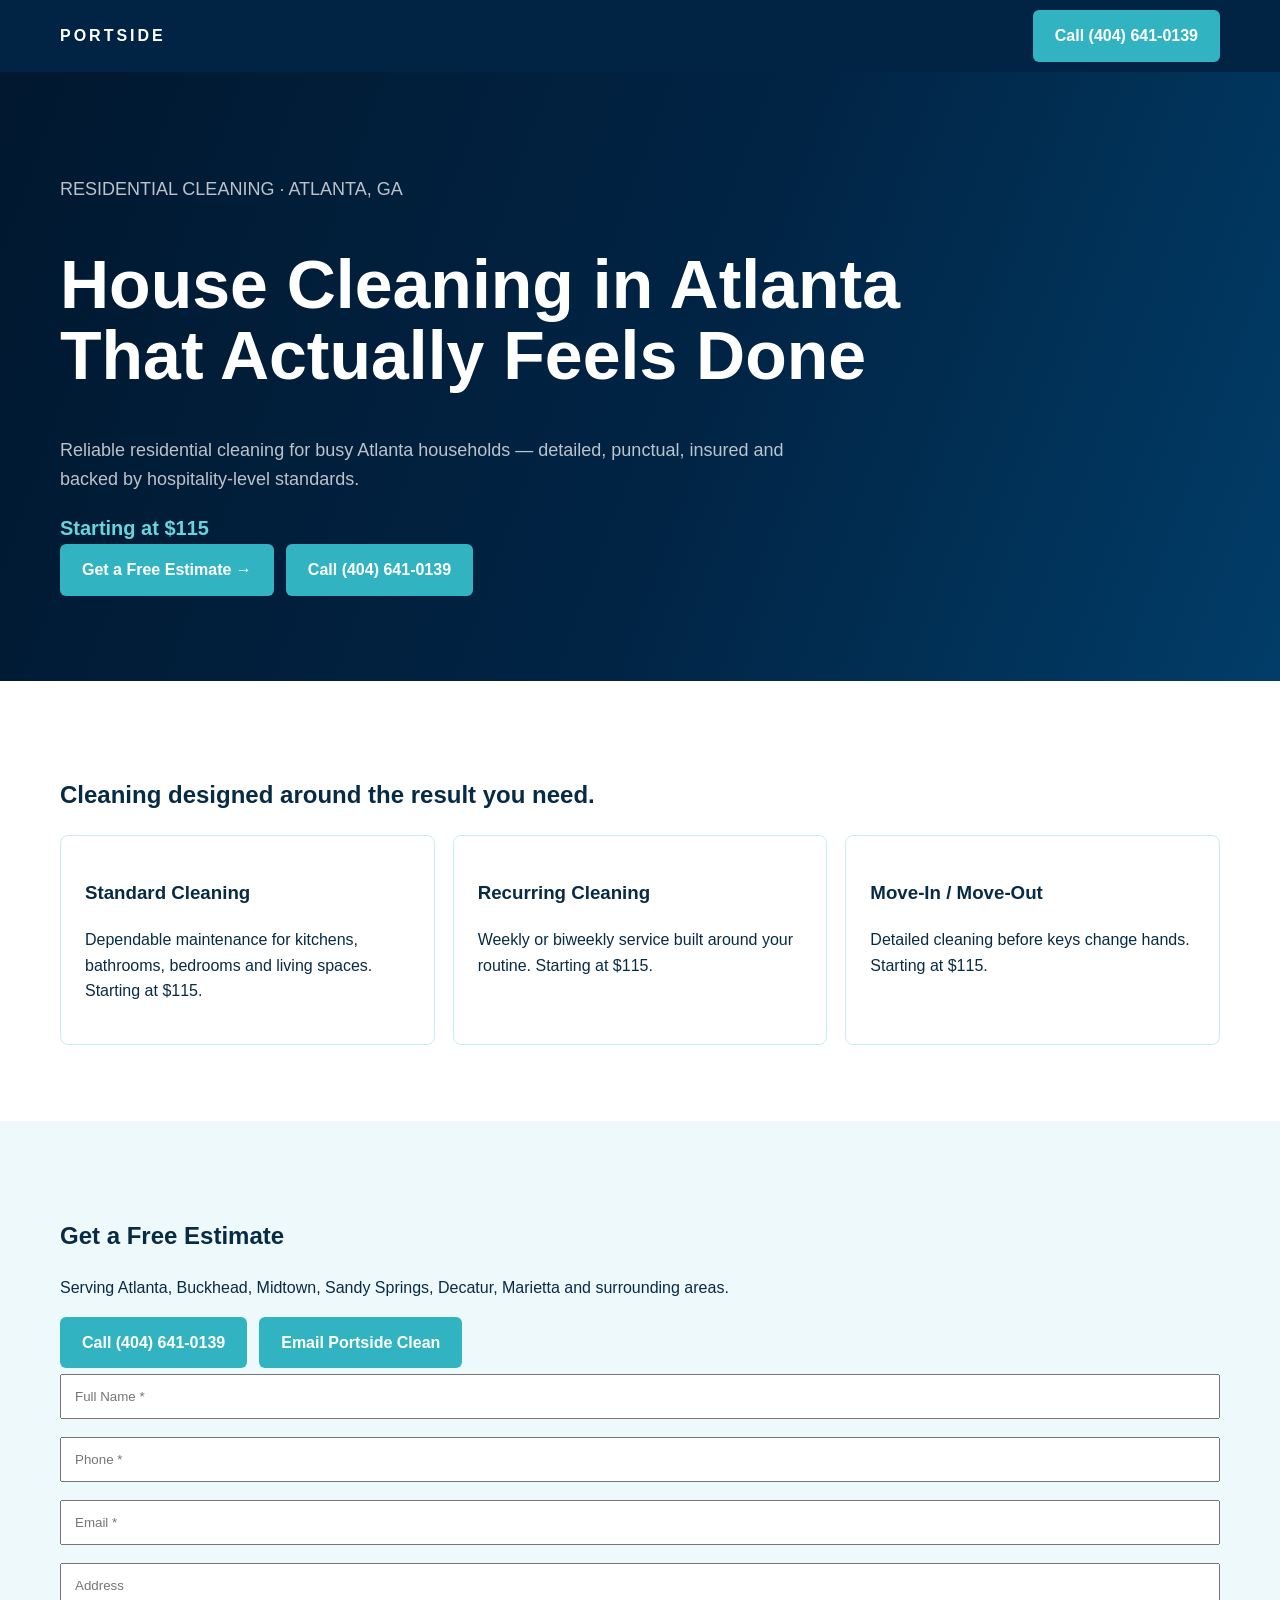
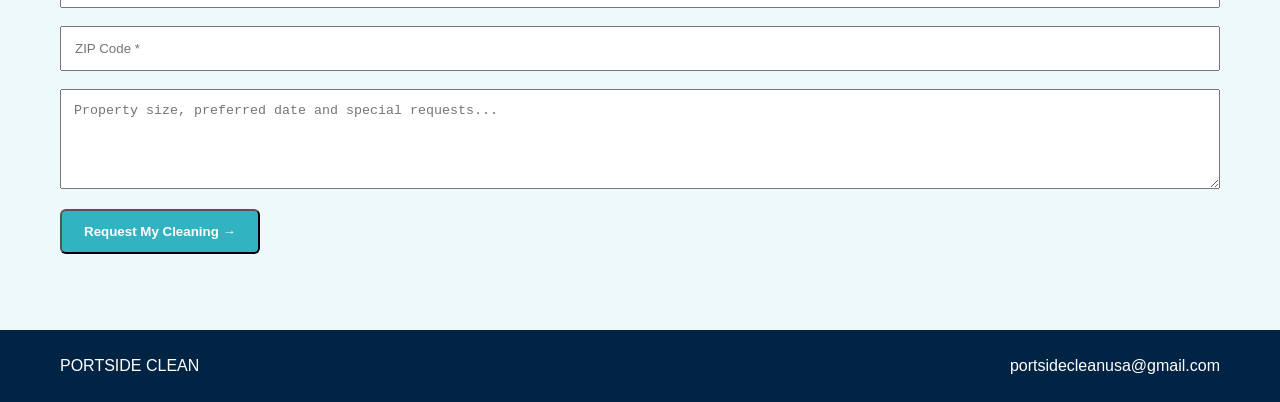
<file: house-cleaning-atlanta.html>
<!doctype html><html lang="en"><head><meta charset="utf-8"><meta name="viewport" content="width=device-width,initial-scale=1"><title>House Cleaning Services in Atlanta, GA | Portside Clean</title><meta name="description" content="Reliable house cleaning services in Atlanta, GA for busy families and professionals. Standard, recurring and one-time residential cleaning starting at $115."><link rel="canonical" href="https://www.portsideclean.com/house-cleaning-atlanta.html"><script type="application/ld+json">{"@context":"https://schema.org","@type":"LocalBusiness","name":"Portside Clean","url":"https://www.portsideclean.com/","telephone":"+1-404-641-0139","email":"portsidecleanusa@gmail.com","areaServed":["Atlanta","Buckhead","Midtown Atlanta","Sandy Springs","Decatur","Marietta"]}</script><style>html{scroll-behavior:smooth}body{margin:0;font-family:Arial,sans-serif;color:#082b45;line-height:1.6}a{text-decoration:none}.w{max-width:1160px;margin:auto;padding:0 24px}.nav{background:#012445;color:#fff}.ni{min-height:72px;display:flex;align-items:center;justify-content:space-between}.brand{font-weight:900;letter-spacing:3px;color:#fff}.btn{display:inline-block;padding:13px 22px;border-radius:6px;background:#32b3c2;color:#fff;font-weight:800}.hero{background:linear-gradient(110deg,#01182f,#012445 55%,#013d68);color:#fff;padding:85px 0}.hero h1{font-size:clamp(42px,6vw,68px);line-height:1.04;max-width:850px}.hero p{font-size:18px;max-width:760px;color:#ffffffbb}.price{font-size:20px;font-weight:800;color:#67d5dd;margin-top:10px}.sec{padding:76px 0}.alt{background:#eef9fb}.grid{display:grid;grid-template-columns:repeat(3,1fr);gap:18px}.card{border:1px solid #c8edf1;padding:24px;border-radius:8px}.form input,.form textarea{width:100%;padding:13px;margin:6px 0 12px;box-sizing:border-box}.form textarea{min-height:100px}.contact{display:flex;gap:12px;flex-wrap:wrap}@media(max-width:800px){.grid{grid-template-columns:1fr}}</style><script async src="https://www.googletagmanager.com/gtag/js?id=AW-18244942689"></script><script>window.dataLayer=window.dataLayer||[];function gtag(){dataLayer.push(arguments)}gtag('js',new Date());gtag('config','AW-18244942689');</script></head><body><nav class="nav"><div class="w ni"><a class="brand" href="/">PORTSIDE</a><a class="btn" href="tel:+14046410139">Call (404) 641-0139</a></div></nav><header class="hero"><div class="w"><p>RESIDENTIAL CLEANING · ATLANTA, GA</p><h1>House Cleaning in Atlanta That Actually Feels Done</h1><p>Reliable residential cleaning for busy Atlanta households — detailed, punctual, insured and backed by hospitality-level standards.</p><div class="price">Starting at $115</div><div class="contact"><a class="btn" href="#booking">Get a Free Estimate →</a><a class="btn" href="tel:+14046410139">Call (404) 641-0139</a></div></div></header><section class="sec"><div class="w"><h2>Cleaning designed around the result you need.</h2><div class="grid"><div class="card"><h3>Standard Cleaning</h3><p>Dependable maintenance for kitchens, bathrooms, bedrooms and living spaces. Starting at $115.</p></div><div class="card"><h3>Recurring Cleaning</h3><p>Weekly or biweekly service built around your routine. Starting at $115.</p></div><div class="card"><h3>Move-In / Move-Out</h3><p>Detailed cleaning before keys change hands. Starting at $115.</p></div></div></div></section><section class="sec alt" id="booking"><div class="w"><h2>Get a Free Estimate</h2><p>Serving Atlanta, Buckhead, Midtown, Sandy Springs, Decatur, Marietta and surrounding areas.</p><div class="contact"><a class="btn" href="tel:+14046410139">Call (404) 641-0139</a><a class="btn" href="mailto:portsidecleanusa@gmail.com">Email Portside Clean</a></div><div class="form" id="booking-form"><input id="f-name" placeholder="Full Name *"><input id="f-phone" placeholder="Phone *"><input id="f-email" placeholder="Email *"><input id="f-address" placeholder="Address"><input id="f-zipcode" placeholder="ZIP Code *"><textarea id="f-info" placeholder="Property size, preferred date and special requests..."></textarea><button class="btn" onclick="submitBooking()">Request My Cleaning →</button></div><div id="form-success" style="display:none"><h3>Request sent.</h3><p>Our team will contact you to confirm the service and appointment.</p></div></div></section><footer class="nav"><div class="w ni"><span>PORTSIDE CLEAN</span><a href="mailto:portsidecleanusa@gmail.com" style="color:#fff">portsidecleanusa@gmail.com</a></div></footer><script>function submitBooking(){const name=f('f-name'),phone=f('f-phone'),email=f('f-email'),address=f('f-address'),zipcode=f('f-zipcode'),info=f('f-info');if(!name||!phone||!email||!zipcode){alert('Please fill in all required fields.');return}gtag('event','conversion',{'send_to':'AW-18244942689/oqQUCM-6mOkcEOH27vtD','value':1,'currency':'USD'});fetch('https://new-backend.botconversa.com.br/api/v1/webhooks-automation/catch/100434/2zKCNWt5Eklt/',{method:'POST',headers:{'Content-Type':'application/json'},body:JSON.stringify({name,phone,email,address,zip_code:zipcode,additional_info:info,service:'House Cleaning',page_url:location.href})}).then(()=>{document.getElementById('booking-form').style.display='none';document.getElementById('form-success').style.display='block'})}function f(id){return document.getElementById(id).value.trim()}</script></body></html>
</file>
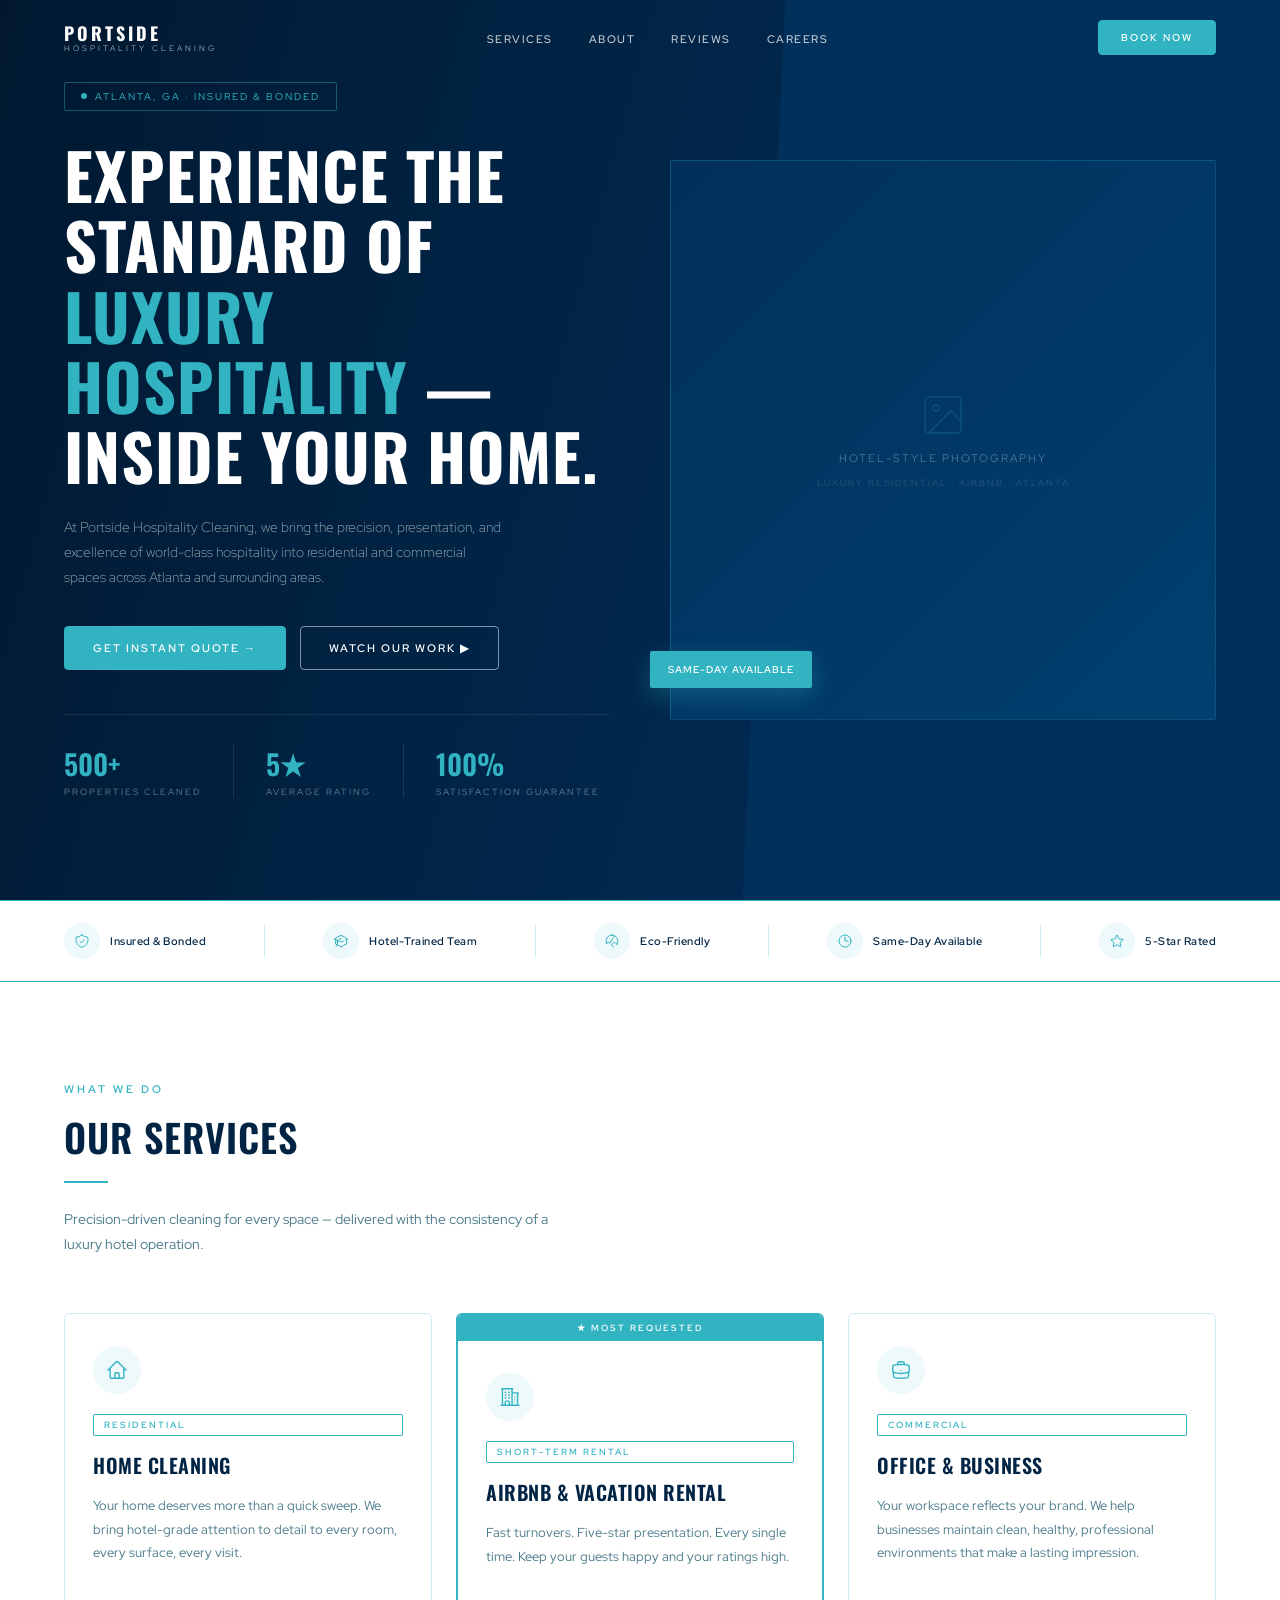
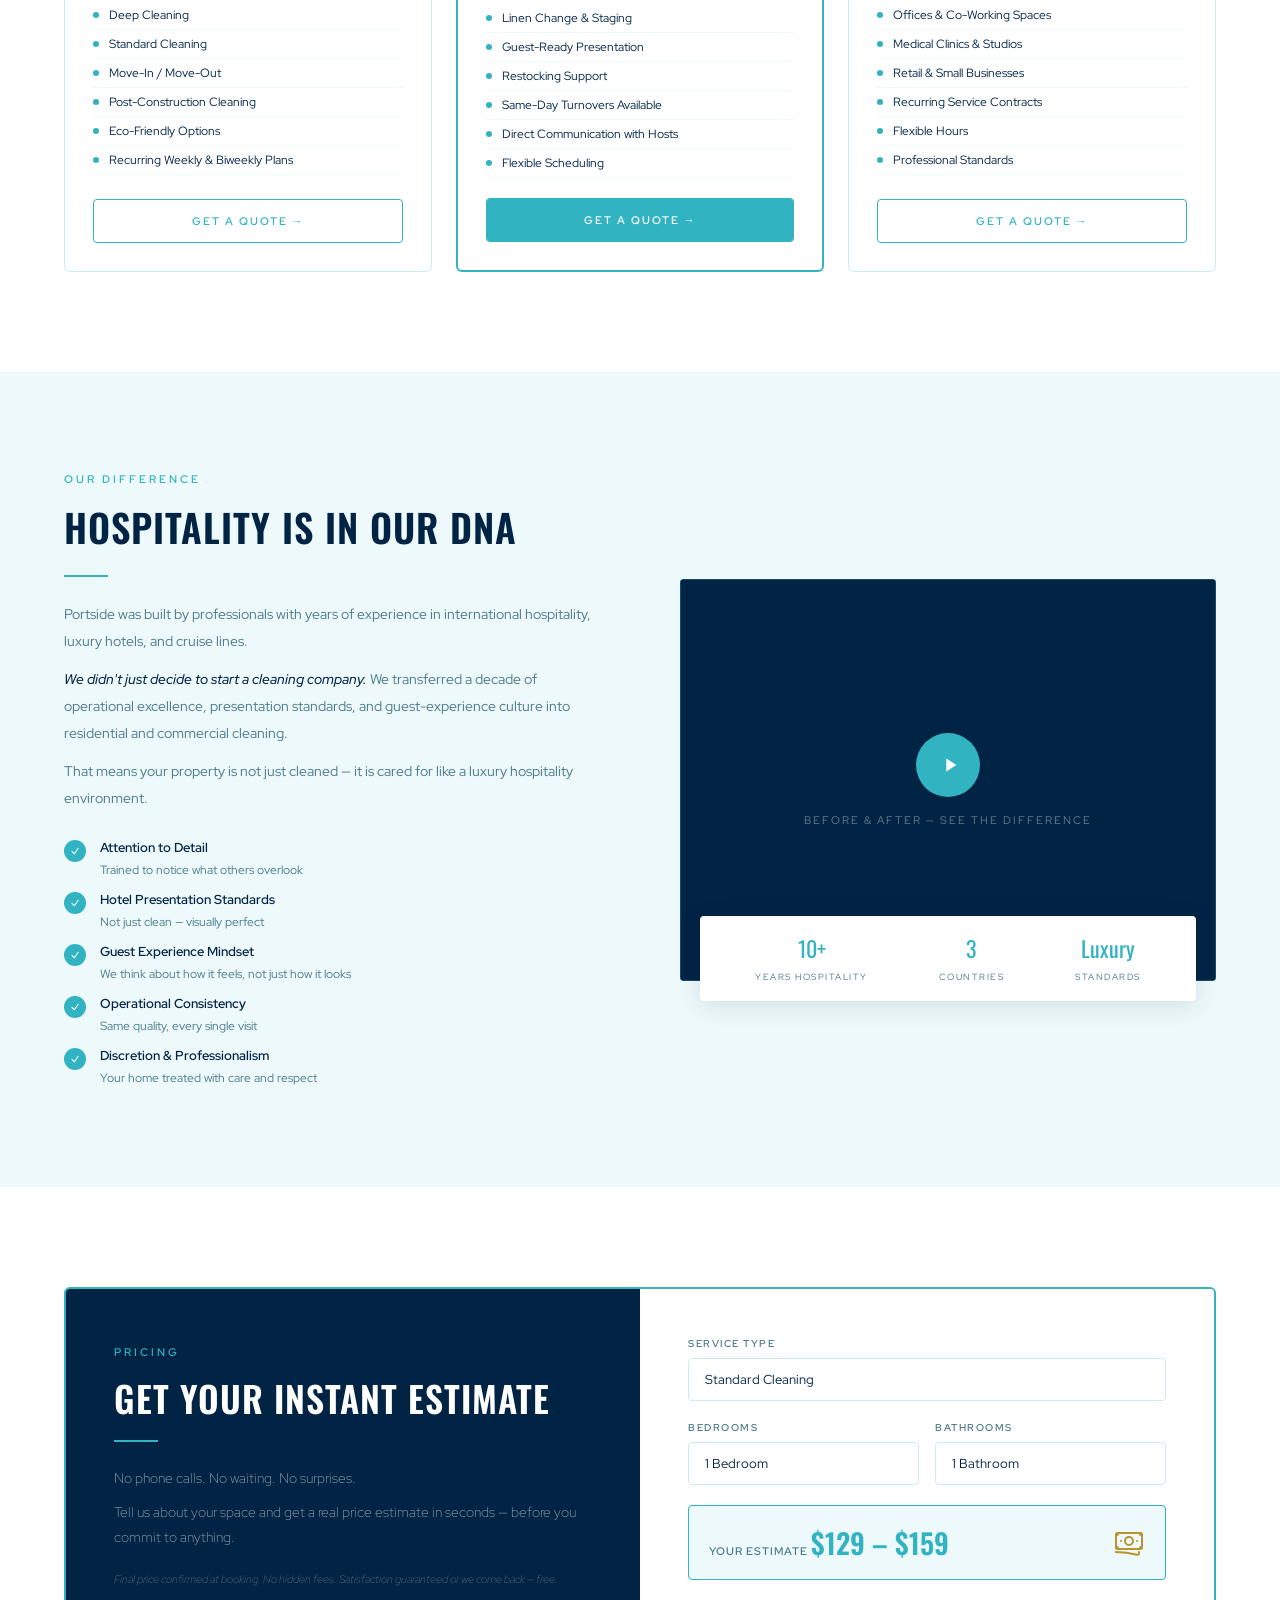
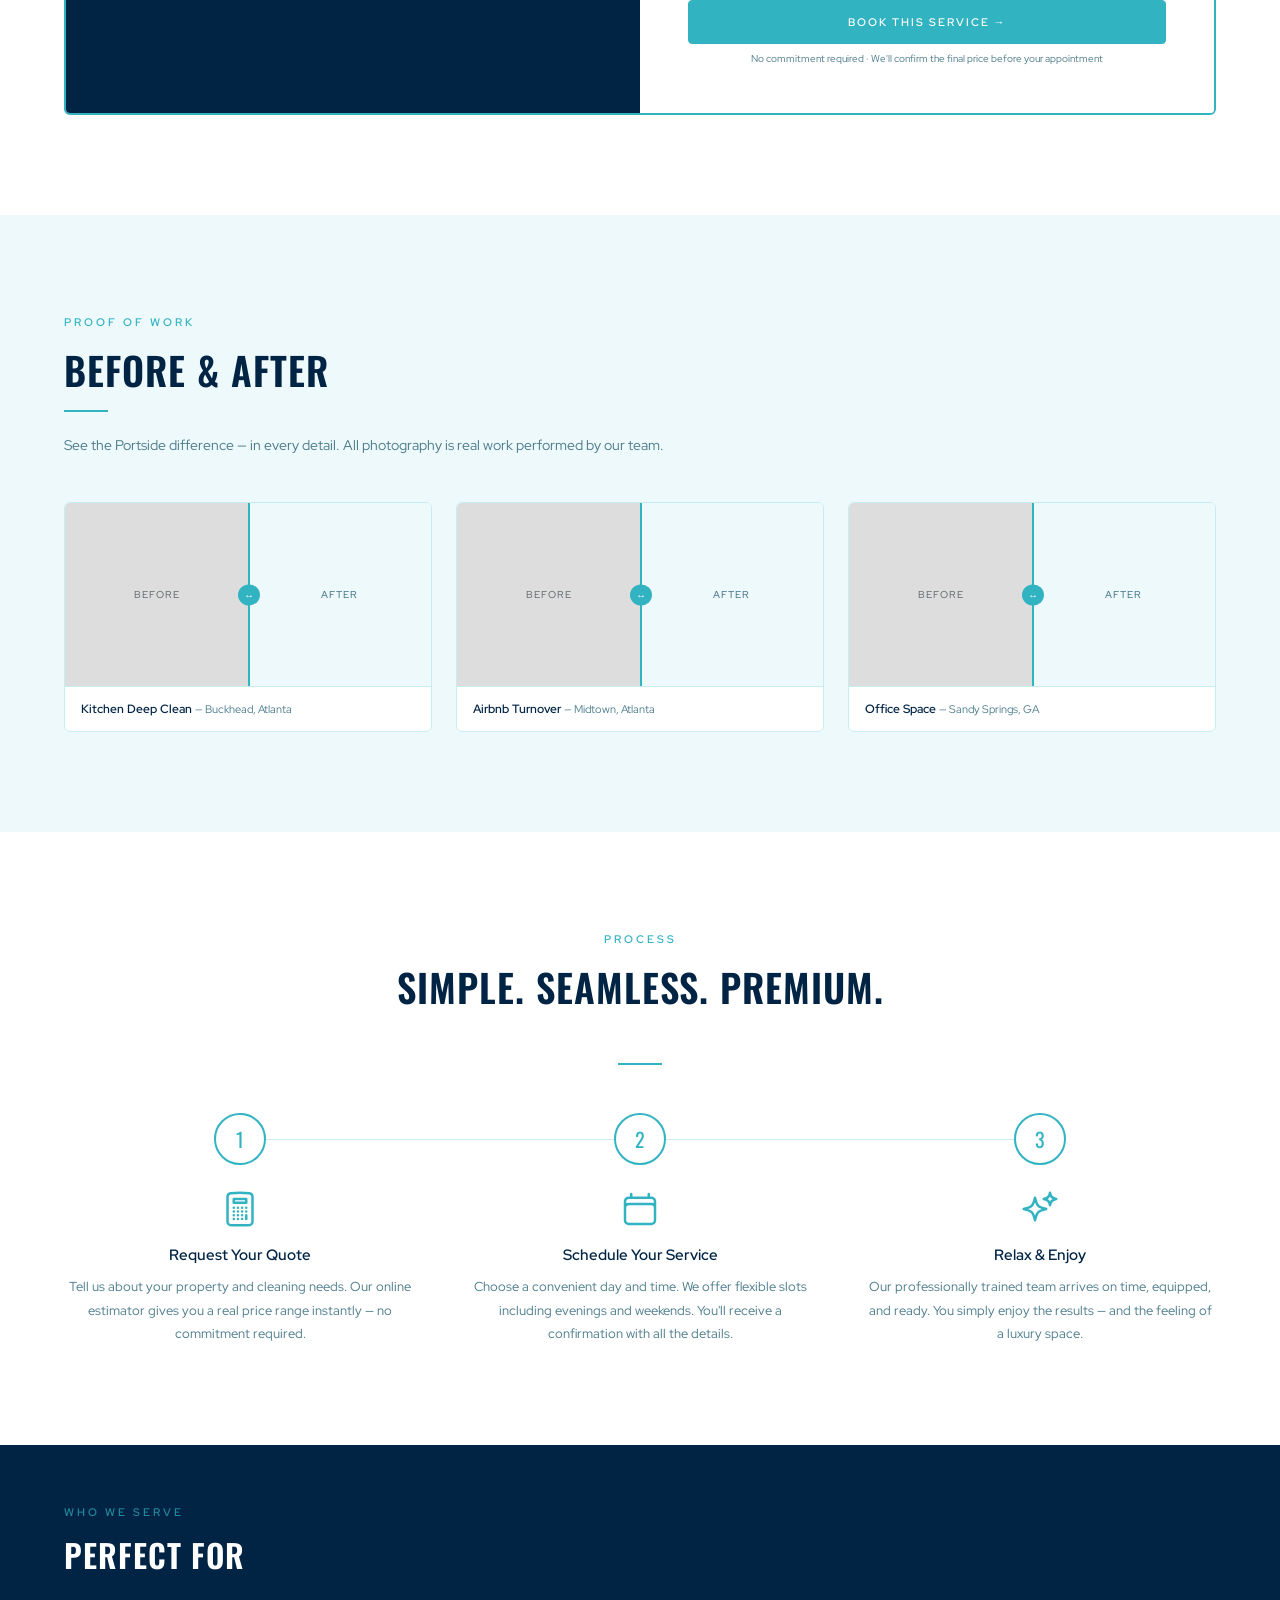
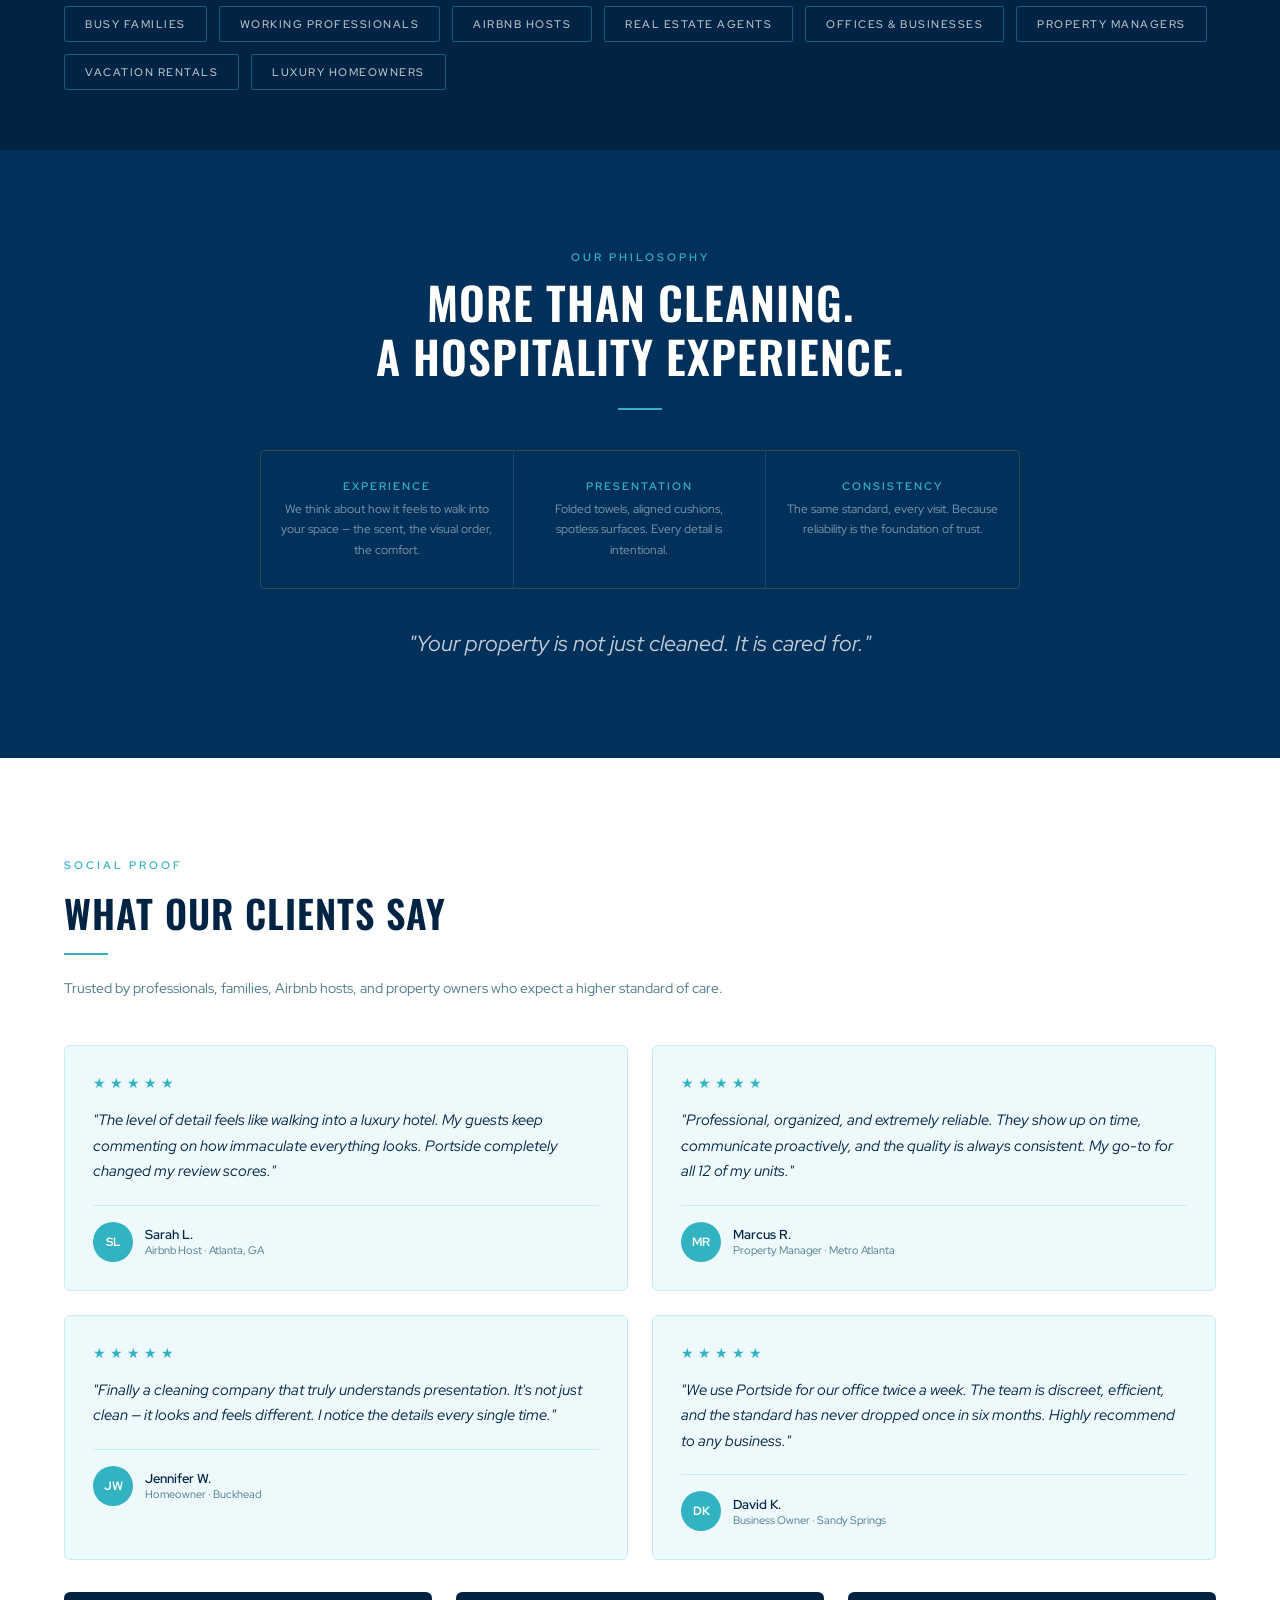
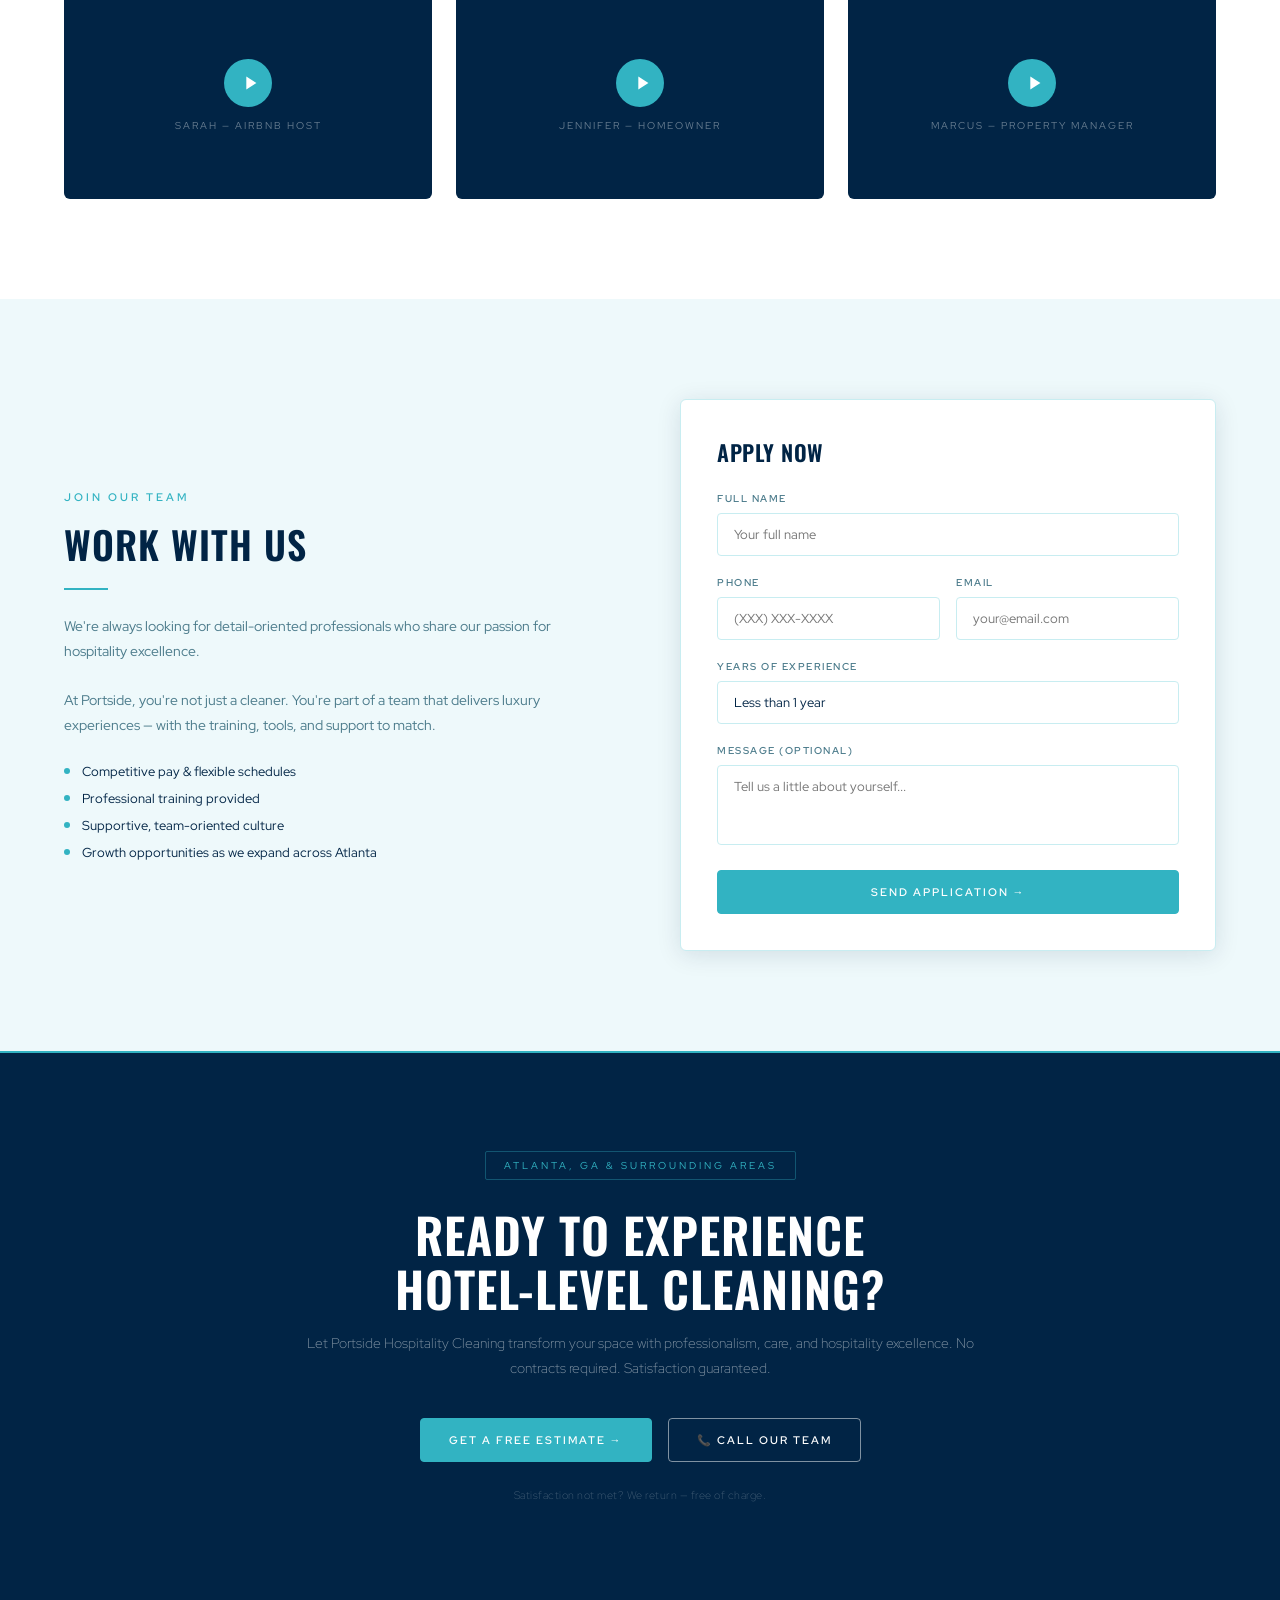
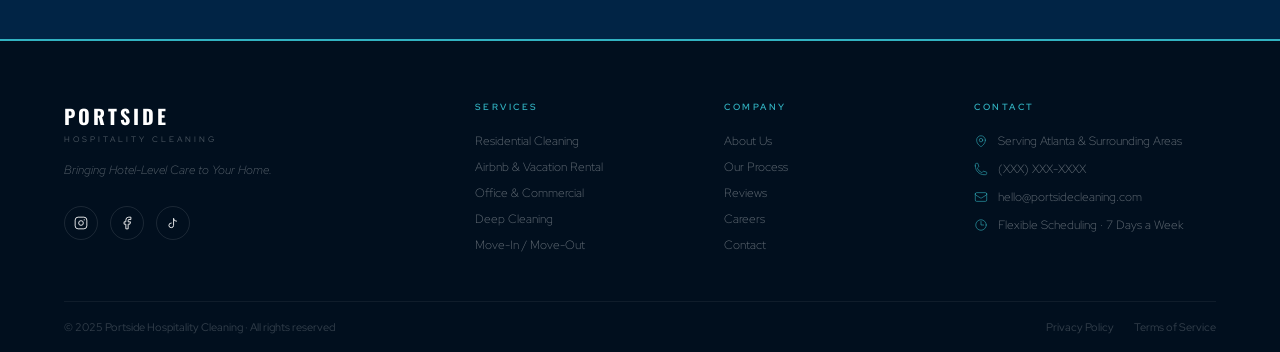
<file: portside.html>
<!DOCTYPE html>
<html lang="en">
<head>
<meta charset="UTF-8">
<meta name="viewport" content="width=device-width, initial-scale=1.0">
<title>Portside Hospitality Cleaning | Hotel-Level Cleaning in Atlanta, GA</title>
<meta name="description" content="Experience luxury hospitality in your home. Portside offers residential, Airbnb & commercial cleaning in Atlanta with hotel-trained professionals. Get your instant quote today.">
<link rel="preconnect" href="https://fonts.googleapis.com">
<link rel="preconnect" href="https://fonts.gstatic.com" crossorigin>
<link href="https://fonts.googleapis.com/css2?family=Oswald:wght@400;500;600;700&family=Red+Hat+Display:ital,wght@0,300;0,400;0,500;0,600;1,400&display=swap" rel="stylesheet">
<style>
/* ─── RESET & BASE ─────────────────────────────────────────── */
*,*::before,*::after{box-sizing:border-box;margin:0;padding:0}
html{scroll-behavior:smooth;font-size:16px}
body{font-family:'Red Hat Display',sans-serif;color:#012445;background:#fff;overflow-x:hidden}
img{max-width:100%;display:block}
a{text-decoration:none;color:inherit}
ul{list-style:none}
button{cursor:pointer;border:none;background:none;font-family:inherit}
input,select,textarea{font-family:inherit}

/* ─── CSS VARIABLES ────────────────────────────────────────── */
:root{
  --gold:#32b3c2;
  --gold-light:#67d5dd;
  --dark:#012445;
  --mid:#01305a;
  --cream:#fafdfc;
  --gray:#4a7a8a;
  --lgray:#eef9fb;
  --border:#c8edf1;
  --white:#FFFFFF;
  --font-serif:'Oswald',sans-serif;
  --font-sans:'Red Hat Display',sans-serif;
  --radius:4px;
  --shadow:0 4px 24px rgba(1,36,69,0.12);
  --transition:0.3s ease;
}

/* ─── UTILITIES ─────────────────────────────────────────────── */
.container{max-width:1200px;margin:0 auto;padding:0 24px}
.serif{font-family:var(--font-serif)}
.gold{color:var(--gold)}
.section-label{font-size:11px;letter-spacing:3px;text-transform:uppercase;color:var(--gold);font-weight:600;display:block;margin-bottom:12px}
.section-divider{width:44px;height:2px;background:var(--gold);margin:12px 0 24px}
.fade-in{opacity:0;transform:translateY(20px);transition:opacity 0.6s ease,transform 0.6s ease}
.fade-in.visible{opacity:1;transform:translateY(0)}

/* ─── BUTTONS ───────────────────────────────────────────────── */
.btn{display:inline-flex;align-items:center;gap:8px;padding:14px 28px;font-size:11px;font-weight:600;letter-spacing:2px;text-transform:uppercase;border-radius:var(--radius);transition:all var(--transition);white-space:nowrap}
.btn-primary{background:var(--gold);color:#fff;border:1.5px solid var(--gold)}
.btn-primary:hover{background:var(--gold-light);border-color:var(--gold-light);transform:translateY(-1px)}
.btn-outline{background:transparent;color:#fff;border:1.5px solid rgba(255,255,255,0.5)}
.btn-outline:hover{border-color:#fff;background:rgba(255,255,255,0.08)}
.btn-outline-dark{background:transparent;color:var(--dark);border:1.5px solid var(--dark)}
.btn-outline-dark:hover{background:var(--dark);color:#fff}
.btn-gold-outline{background:transparent;color:var(--gold);border:1.5px solid var(--gold)}
.btn-gold-outline:hover{background:var(--gold);color:#fff}

/* ─── NAV ───────────────────────────────────────────────────── */
#nav{position:fixed;top:0;left:0;right:0;z-index:1000;padding:20px 0;transition:all var(--transition)}
#nav.scrolled{background:#fff;box-shadow:0 2px 20px rgba(0,0,0,0.08);padding:14px 0}
#nav.scrolled .nav-logo-name{color:var(--dark)}
#nav.scrolled .nav-logo-sub{color:var(--gold)}
#nav.scrolled .nav-link{color:var(--gray)}
#nav.scrolled .nav-link:hover{color:var(--dark)}
.nav-inner{display:flex;align-items:center;justify-content:space-between}
.nav-logo{display:flex;flex-direction:column;line-height:1}
.nav-logo-name{font-family:var(--font-serif);font-size:18px;font-weight:700;letter-spacing:3px;color:#fff;transition:color var(--transition)}
.nav-logo-sub{font-size:8px;letter-spacing:3px;text-transform:uppercase;color:rgba(255,255,255,0.6);margin-top:2px;transition:color var(--transition)}
.nav-links{display:flex;align-items:center;gap:36px}
.nav-link{font-size:11px;letter-spacing:1.5px;text-transform:uppercase;color:rgba(255,255,255,0.8);font-weight:500;transition:color var(--transition)}
.nav-link:hover{color:#fff}
.nav-cta{padding:10px 22px;font-size:10px}
.hamburger{display:none;flex-direction:column;gap:5px;cursor:pointer;padding:4px}
.hamburger span{display:block;width:22px;height:1.5px;background:#fff;transition:all var(--transition)}
#nav.scrolled .hamburger span{background:var(--dark)}
.mobile-menu{display:none;position:fixed;top:0;left:0;right:0;bottom:0;background:var(--dark);z-index:999;flex-direction:column;align-items:center;justify-content:center;gap:32px}
.mobile-menu.open{display:flex}
.mobile-menu .nav-link{font-size:16px;color:#fff;letter-spacing:3px}
.mobile-close{position:absolute;top:24px;right:24px;color:#fff;font-size:24px;cursor:pointer;background:none;border:none}

/* ─── HERO ──────────────────────────────────────────────────── */
#hero{min-height:100vh;background:var(--dark);display:flex;align-items:center;padding-top:80px;position:relative;overflow:hidden}
.hero-bg{position:absolute;inset:0;background:linear-gradient(105deg,#011830 0%,#012445 40%,#013060 100%)}
.hero-accent{position:absolute;right:0;top:0;bottom:0;width:42%;background:var(--mid);clip-path:polygon(8% 0,100% 0,100% 100%,0 100%)}
.hero-grid{display:grid;grid-template-columns:1fr 1fr;gap:60px;align-items:center;position:relative;z-index:1;width:100%}
.hero-tag{display:inline-flex;align-items:center;gap:8px;border:1px solid rgba(50,179,194,0.4);color:var(--gold);font-size:10px;letter-spacing:2px;text-transform:uppercase;padding:7px 16px;border-radius:2px;margin-bottom:28px}
.hero-tag::before{content:'';width:6px;height:6px;background:var(--gold);border-radius:50%}
.hero-title{font-family:var(--font-serif);font-size:clamp(38px,5vw,64px);font-weight:700;color:#fff;line-height:1.1;margin-bottom:24px;letter-spacing:1px;text-transform:uppercase}
.hero-title em{color:var(--gold);font-style:normal}
.hero-body{font-size:14px;color:rgba(255,255,255,0.6);line-height:1.8;max-width:440px;margin-bottom:36px;font-weight:300}
.hero-ctas{display:flex;gap:14px;flex-wrap:wrap;margin-bottom:44px}
.hero-metrics{display:flex;gap:0;border-top:1px solid rgba(255,255,255,0.08);padding-top:28px}
.metric{padding:0 32px 0 0;margin-right:32px;border-right:1px solid rgba(255,255,255,0.1)}
.metric:last-child{border-right:none;margin-right:0;padding-right:0}
.metric-num{font-family:var(--font-serif);font-size:28px;color:var(--gold);font-weight:600;display:block}
.metric-label{font-size:9px;letter-spacing:2px;text-transform:uppercase;color:rgba(255,255,255,0.4);display:block;margin-top:2px}
.hero-image{position:relative;height:560px}
.hero-photo{width:100%;height:100%;object-fit:cover;border-radius:2px}
.hero-photo-placeholder{width:100%;height:100%;background:linear-gradient(135deg,#01305a,#014070);border-radius:2px;display:flex;flex-direction:column;align-items:center;justify-content:center;gap:12px;border:1px solid rgba(50,179,194,0.2)}
.hero-photo-placeholder span{font-size:11px;letter-spacing:2px;text-transform:uppercase;color:rgba(255,255,255,0.3)}
.hero-photo-placeholder svg{opacity:0.2}
.hero-badge{position:absolute;bottom:32px;left:-20px;background:var(--gold);color:#fff;padding:12px 18px;border-radius:2px;font-size:10px;font-weight:600;letter-spacing:1px;text-transform:uppercase;white-space:nowrap;box-shadow:0 8px 24px rgba(50,179,194,0.3)}

/* ─── TRUST BAR ─────────────────────────────────────────────── */
#trust{padding:0;border-top:1px solid var(--gold);border-bottom:1px solid var(--gold);background:#fff}
.trust-inner{display:flex;justify-content:space-between;align-items:center;padding:22px 0}
.trust-item{display:flex;align-items:center;gap:10px}
.trust-icon{width:36px;height:36px;background:var(--lgray);border-radius:50%;display:flex;align-items:center;justify-content:center;flex-shrink:0}
.trust-icon svg{width:16px;height:16px;stroke:var(--gold)}
.trust-text{font-size:11px;font-weight:600;letter-spacing:0.5px;color:var(--dark)}
.trust-sep{width:1px;height:32px;background:var(--border)}

/* ─── SECTIONS COMMON ───────────────────────────────────────── */
section{padding:100px 0}
.section-dark{background:var(--dark)}
.section-cream{background:var(--lgray)}

/* ─── SERVICES ──────────────────────────────────────────────── */
#services .section-header{margin-bottom:56px}
#services h2{font-family:var(--font-serif);font-size:clamp(30px,3vw,42px);font-weight:600;color:var(--dark);margin-bottom:16px;text-transform:uppercase;letter-spacing:1px}
#services .subtitle{font-size:14px;color:var(--gray);max-width:520px;line-height:1.8}
.services-grid{display:grid;grid-template-columns:repeat(3,1fr);gap:24px}
.service-card{background:#fff;border:1px solid var(--border);border-radius:6px;overflow:hidden;transition:all var(--transition);display:flex;flex-direction:column}
.service-card:hover{box-shadow:var(--shadow);transform:translateY(-4px)}
.service-card.featured{border:2px solid var(--gold);position:relative}
.service-badge{background:var(--gold);color:#fff;font-size:9px;letter-spacing:2px;text-transform:uppercase;text-align:center;padding:7px;font-weight:600}
.service-icon-wrap{padding:32px 28px 20px;display:flex;flex-direction:column;gap:4px}
.service-icon{width:48px;height:48px;background:var(--lgray);border-radius:50%;display:flex;align-items:center;justify-content:center;margin-bottom:16px}
.service-icon svg{width:22px;height:22px;stroke:var(--gold)}
.service-tag{font-size:9px;letter-spacing:2px;text-transform:uppercase;color:var(--gold);font-weight:600;border:1px solid var(--gold);display:inline-block;padding:4px 10px;border-radius:2px;margin-bottom:10px}
.service-card h3{font-family:var(--font-serif);font-size:20px;font-weight:600;color:var(--dark);margin-bottom:10px;text-transform:uppercase;letter-spacing:0.5px}
.service-card p{font-size:13px;color:var(--gray);line-height:1.8;margin-bottom:16px}
.service-features{padding:0 28px;flex:1}
.service-features li{display:flex;align-items:center;gap:10px;font-size:12px;color:var(--dark);padding:6px 0;border-bottom:1px solid var(--lgray)}
.service-features li::before{content:'';width:6px;height:6px;background:var(--gold);border-radius:50%;flex-shrink:0}
.service-footer{padding:20px 28px 28px}

/* ─── WHY PORTSIDE ──────────────────────────────────────────── */
#why{background:var(--lgray)}
.why-grid{display:grid;grid-template-columns:1fr 1fr;gap:80px;align-items:center}
.why-content h2{font-family:var(--font-serif);font-size:clamp(28px,3vw,40px);font-weight:600;color:var(--dark);margin-bottom:20px;text-transform:uppercase;letter-spacing:1px}
.why-body{font-size:14px;color:var(--gray);line-height:1.9;margin-bottom:12px}
.why-body strong{color:var(--dark);font-weight:500;font-style:italic}
.why-features{margin-top:28px;display:flex;flex-direction:column;gap:12px}
.why-feature{display:flex;align-items:flex-start;gap:14px}
.why-check{width:22px;height:22px;background:var(--gold);border-radius:50%;display:flex;align-items:center;justify-content:center;flex-shrink:0;margin-top:1px}
.why-check svg{width:10px;height:10px;stroke:#fff}
.why-feature-text strong{display:block;font-size:13px;font-weight:600;color:var(--dark);margin-bottom:2px}
.why-feature-text span{font-size:12px;color:var(--gray)}
.why-media{position:relative}
.why-video-box{width:100%;aspect-ratio:4/3;background:var(--dark);border-radius:4px;display:flex;flex-direction:column;align-items:center;justify-content:center;gap:16px;overflow:hidden;position:relative}
.why-video-box::after{content:'';position:absolute;inset:0;border:1px solid rgba(50,179,194,0.3)}
.play-btn{width:64px;height:64px;background:var(--gold);border-radius:50%;display:flex;align-items:center;justify-content:center;cursor:pointer;transition:transform var(--transition)}
.play-btn:hover{transform:scale(1.08)}
.play-btn svg{width:22px;height:22px;fill:#fff;margin-left:3px}
.why-video-label{font-size:11px;letter-spacing:2px;text-transform:uppercase;color:rgba(255,255,255,0.4)}
.why-stat-bar{position:absolute;bottom:-20px;left:20px;right:20px;background:#fff;border-radius:4px;padding:16px 20px;display:flex;justify-content:space-around;box-shadow:var(--shadow)}
.wstat{text-align:center}
.wstat-num{font-family:var(--font-serif);font-size:22px;color:var(--gold);display:block}
.wstat-lbl{font-size:9px;letter-spacing:1.5px;text-transform:uppercase;color:var(--gray)}

/* ─── QUOTE CALCULATOR ──────────────────────────────────────── */
#quote{background:#fff}
.quote-wrap{border:2px solid var(--gold);border-radius:6px;overflow:hidden}
.quote-grid{display:grid;grid-template-columns:1fr 1fr}
.quote-left{padding:56px 48px;background:var(--dark)}
.quote-left h2{font-family:var(--font-serif);font-size:clamp(26px,2.8vw,38px);font-weight:600;color:#fff;margin-bottom:16px;text-transform:uppercase;letter-spacing:1px}
.quote-left p{font-size:14px;color:rgba(255,255,255,0.55);line-height:1.8;margin-bottom:8px;font-weight:300}
.quote-left .note{font-size:11px;color:rgba(255,255,255,0.3);margin-top:20px;font-style:italic}
.quote-right{padding:48px;background:#fff}
.form-group{margin-bottom:20px}
.form-group label{display:block;font-size:10px;letter-spacing:1.5px;text-transform:uppercase;font-weight:600;color:var(--gray);margin-bottom:8px}
.form-group select,.form-group input{width:100%;padding:12px 16px;border:1px solid var(--border);border-radius:var(--radius);font-size:13px;color:var(--dark);background:#fff;appearance:none;-webkit-appearance:none;transition:border-color var(--transition)}
.form-group select:focus,.form-group input:focus{outline:none;border-color:var(--gold)}
.form-row{display:grid;grid-template-columns:1fr 1fr;gap:16px}
.price-display{background:var(--lgray);border:1px solid var(--gold);border-radius:var(--radius);padding:16px 20px;display:flex;align-items:center;justify-content:space-between;margin-bottom:20px}
.price-label{font-size:11px;letter-spacing:1px;text-transform:uppercase;color:var(--gray);font-weight:600}
.price-value{font-family:var(--font-serif);font-size:28px;color:var(--gold);font-weight:600}
.price-note{font-size:10px;color:var(--gray);text-align:center;margin-top:8px}

/* ─── BEFORE/AFTER ──────────────────────────────────────────── */
#proof{background:var(--lgray)}
#proof h2{font-family:var(--font-serif);font-size:clamp(28px,3vw,40px);font-weight:600;color:var(--dark);margin-bottom:8px;text-transform:uppercase;letter-spacing:1px}
#proof .sub{font-size:14px;color:var(--gray);margin-bottom:48px}
.proof-grid{display:grid;grid-template-columns:repeat(3,1fr);gap:24px}
.proof-card{background:#fff;border-radius:6px;overflow:hidden;border:1px solid var(--border)}
.proof-images{display:grid;grid-template-columns:1fr 1fr;position:relative}
.proof-img{aspect-ratio:1;background:var(--border);display:flex;align-items:center;justify-content:center;font-size:10px;letter-spacing:1px;text-transform:uppercase;color:var(--gray);font-weight:500}
.proof-img.before{background:#ddd;filter:saturate(0.2)}
.proof-img.after{background:var(--lgray)}
.proof-divider{position:absolute;top:0;bottom:0;left:50%;width:2px;background:var(--gold);z-index:1}
.proof-divider::after{content:'↔';position:absolute;top:50%;left:50%;transform:translate(-50%,-50%);background:var(--gold);color:#fff;font-size:10px;padding:4px 6px;border-radius:50%}
.proof-label{padding:14px 16px;font-size:12px;font-weight:600;color:var(--dark);border-top:1px solid var(--border)}
.proof-location{font-size:11px;color:var(--gray);font-weight:400}

/* ─── HOW IT WORKS ──────────────────────────────────────────── */
#process{background:#fff}
#process h2{font-family:var(--font-serif);font-size:clamp(28px,3vw,40px);font-weight:600;color:var(--dark);margin-bottom:48px;text-transform:uppercase;letter-spacing:1px}
.process-grid{display:grid;grid-template-columns:repeat(3,1fr);gap:48px;position:relative}
.process-grid::after{content:'';position:absolute;top:26px;left:calc(16.66% + 8px);right:calc(16.66% + 8px);height:1px;background:var(--border);z-index:0}
.process-step{text-align:center;position:relative;z-index:1}
.step-num{width:52px;height:52px;border:2px solid var(--gold);border-radius:50%;display:flex;align-items:center;justify-content:center;margin:0 auto 24px;background:#fff}
.step-num span{font-family:var(--font-serif);font-size:20px;color:var(--gold)}
.step-icon{width:40px;height:40px;margin:0 auto 16px;color:var(--gold)}
.step-icon svg{width:40px;height:40px;stroke:var(--gold)}
.process-step h3{font-size:15px;font-weight:600;color:var(--dark);margin-bottom:10px}
.process-step p{font-size:13px;color:var(--gray);line-height:1.8}

/* ─── PERFECT FOR ───────────────────────────────────────────── */
#for-who{background:var(--dark);padding:60px 0}
#for-who h2{font-family:var(--font-serif);font-size:clamp(24px,2.5vw,34px);font-weight:600;color:#fff;margin-bottom:28px;text-transform:uppercase;letter-spacing:1px}
.for-tags{display:flex;flex-wrap:wrap;gap:12px}
.for-tag{border:1px solid rgba(50,179,194,0.4);color:rgba(255,255,255,0.75);font-size:11px;letter-spacing:1.5px;text-transform:uppercase;padding:10px 20px;border-radius:2px;font-weight:500;transition:all var(--transition)}
.for-tag:hover{border-color:var(--gold);color:var(--gold)}

/* ─── BRAND STATEMENT ───────────────────────────────────────── */
#brand{background:var(--mid);padding:100px 0;text-align:center}
.brand-inner{max-width:760px;margin:0 auto}
#brand h2{font-family:var(--font-serif);font-size:clamp(30px,3.5vw,48px);font-weight:600;color:#fff;line-height:1.2;margin-bottom:24px;text-transform:uppercase;letter-spacing:1px}
.brand-cols{display:grid;grid-template-columns:repeat(3,1fr);gap:0;margin:40px 0;border:1px solid rgba(184,148,46,0.25);border-radius:4px;overflow:hidden}
.brand-col{padding:28px 20px;text-align:center;border-right:1px solid rgba(50,179,194,0.2)}
.brand-col:last-child{border-right:none}
.brand-col-title{font-size:11px;letter-spacing:2px;text-transform:uppercase;color:var(--gold);font-weight:600;display:block;margin-bottom:6px}
.brand-col-text{font-size:12px;color:rgba(255,255,255,0.5);line-height:1.7}
.brand-quote{font-family:var(--font-sans);font-size:clamp(16px,2vw,22px);color:rgba(255,255,255,0.4);font-style:italic;margin-top:32px}
.brand-quote strong{color:rgba(255,255,255,0.75);font-style:italic;font-weight:400}

/* ─── REVIEWS ───────────────────────────────────────────────── */
#reviews{background:#fff}
#reviews h2{font-family:var(--font-serif);font-size:clamp(28px,3vw,40px);font-weight:600;color:var(--dark);margin-bottom:8px;text-transform:uppercase;letter-spacing:1px}
#reviews .sub{font-size:14px;color:var(--gray);margin-bottom:48px}
.reviews-grid{display:grid;grid-template-columns:repeat(2,1fr);gap:24px;margin-bottom:32px}
.review-card{background:var(--lgray);border-radius:6px;padding:28px;border:1px solid var(--border);transition:all var(--transition)}
.review-card:hover{box-shadow:var(--shadow)}
.stars{display:flex;gap:4px;margin-bottom:16px}
.stars span{color:var(--gold);font-size:14px}
.review-text{font-family:var(--font-sans);font-size:15px;font-style:italic;color:var(--dark);line-height:1.7;margin-bottom:20px}
.review-author{display:flex;align-items:center;gap:12px;border-top:1px solid var(--border);padding-top:16px}
.review-avatar{width:40px;height:40px;border-radius:50%;background:var(--gold);display:flex;align-items:center;justify-content:center;font-size:12px;font-weight:700;color:#fff;flex-shrink:0}
.review-name{font-size:13px;font-weight:600;color:var(--dark)}
.review-role{font-size:11px;color:var(--gray)}
.review-video-bar{display:grid;grid-template-columns:repeat(3,1fr);gap:24px}
.video-card{background:var(--dark);border-radius:6px;aspect-ratio:16/9;display:flex;flex-direction:column;align-items:center;justify-content:center;gap:12px;cursor:pointer;transition:opacity var(--transition)}
.video-card:hover{opacity:0.85}
.video-card .play-btn{width:48px;height:48px}
.video-card span{font-size:10px;letter-spacing:2px;text-transform:uppercase;color:rgba(255,255,255,0.4)}

/* ─── CAREERS ───────────────────────────────────────────────── */
#careers{background:var(--lgray)}
.careers-grid{display:grid;grid-template-columns:1fr 1fr;gap:80px;align-items:center}
.careers-content h2{font-family:var(--font-serif);font-size:clamp(26px,3vw,38px);font-weight:600;color:var(--dark);margin-bottom:16px;text-transform:uppercase;letter-spacing:1px}
.careers-content p{font-size:14px;color:var(--gray);line-height:1.8;margin-bottom:24px}
.careers-perks{display:flex;flex-direction:column;gap:10px}
.perk{display:flex;align-items:center;gap:12px;font-size:13px;color:var(--dark)}
.perk::before{content:'';width:6px;height:6px;background:var(--gold);border-radius:50%;flex-shrink:0}
.careers-form{background:#fff;border-radius:6px;padding:36px;border:1px solid var(--border);box-shadow:var(--shadow)}
.careers-form h3{font-family:var(--font-serif);font-size:22px;font-weight:600;color:var(--dark);margin-bottom:24px;text-transform:uppercase;letter-spacing:0.5px}
.careers-form .form-group input,.careers-form .form-group textarea{border:1px solid var(--border);border-radius:var(--radius);padding:12px 16px;width:100%;font-size:13px;color:var(--dark);transition:border-color var(--transition)}
.careers-form .form-group input:focus,.careers-form .form-group textarea:focus{outline:none;border-color:var(--gold)}
.careers-form textarea{height:80px;resize:none}

/* ─── FINAL CTA ─────────────────────────────────────────────── */
#cta{background:var(--dark);padding:100px 0;text-align:center;position:relative;overflow:hidden}
#cta::before{content:'';position:absolute;top:0;left:0;right:0;height:2px;background:var(--gold)}
#cta::after{content:'';position:absolute;bottom:0;left:0;right:0;height:2px;background:var(--gold)}
.cta-inner{max-width:680px;margin:0 auto}
#cta .cta-tag{font-size:10px;letter-spacing:3px;text-transform:uppercase;color:var(--gold);border:1px solid rgba(50,179,194,0.35);display:inline-block;padding:7px 18px;border-radius:2px;margin-bottom:28px}
#cta h2{font-family:var(--font-serif);font-size:clamp(30px,3.8vw,52px);font-weight:600;color:#fff;line-height:1.1;margin-bottom:16px;text-transform:uppercase;letter-spacing:1px}
#cta p{font-size:14px;color:rgba(255,255,255,0.5);font-weight:300;margin-bottom:36px;line-height:1.8}
.cta-buttons{display:flex;gap:16px;justify-content:center;flex-wrap:wrap}
#cta .guarantee{font-size:11px;color:rgba(255,255,255,0.25);margin-top:24px;letter-spacing:0.5px}

/* ─── FOOTER ────────────────────────────────────────────────── */
#footer{background:#010f1e;padding:60px 0 0}
.footer-grid{display:grid;grid-template-columns:1.8fr 1fr 1fr 1.2fr;gap:48px;padding-bottom:48px;border-bottom:1px solid rgba(255,255,255,0.06)}
.footer-brand-name{font-family:var(--font-serif);font-size:20px;font-weight:700;letter-spacing:3px;color:#fff;text-transform:uppercase}
.footer-brand-sub{font-size:8px;letter-spacing:3px;text-transform:uppercase;color:rgba(255,255,255,0.3);margin-top:3px;display:block}
.footer-tagline{font-size:12px;color:rgba(255,255,255,0.35);line-height:1.8;margin:16px 0 24px;font-style:italic;font-weight:300}
.footer-social{display:flex;gap:12px}
.social-btn{width:34px;height:34px;border:1px solid rgba(255,255,255,0.1);border-radius:50%;display:flex;align-items:center;justify-content:center;transition:all var(--transition)}
.social-btn:hover{border-color:var(--gold);background:rgba(50,179,194,0.1)}
.social-btn svg{width:14px;height:14px;stroke:#fff}
.footer-col h4{font-size:9px;letter-spacing:2.5px;text-transform:uppercase;color:var(--gold);font-weight:600;margin-bottom:20px}
.footer-links{display:flex;flex-direction:column;gap:10px}
.footer-links a{font-size:12px;color:rgba(255,255,255,0.4);transition:color var(--transition);font-weight:300}
.footer-links a:hover{color:#fff}
.footer-contact-item{display:flex;align-items:flex-start;gap:10px;margin-bottom:12px;font-size:12px;color:rgba(255,255,255,0.4);font-weight:300}
.footer-contact-item svg{width:14px;height:14px;stroke:var(--gold);flex-shrink:0;margin-top:1px}
.footer-bottom{padding:18px 0;display:flex;align-items:center;justify-content:space-between}
.footer-copyright{font-size:11px;color:rgba(255,255,255,0.2)}
.footer-bottom-links{display:flex;gap:20px}
.footer-bottom-links a{font-size:11px;color:rgba(255,255,255,0.2);transition:color var(--transition)}
.footer-bottom-links a:hover{color:rgba(255,255,255,0.5)}

/* ─── SCROLL TO TOP ─────────────────────────────────────────── */
#scrolltop{position:fixed;bottom:28px;right:28px;width:44px;height:44px;background:var(--gold);border-radius:50%;display:flex;align-items:center;justify-content:center;opacity:0;pointer-events:none;transition:all var(--transition);z-index:500;box-shadow:0 4px 16px rgba(50,179,194,0.4)}
#scrolltop.show{opacity:1;pointer-events:auto}
#scrolltop svg{width:18px;height:18px;stroke:#fff}

/* ─── RESPONSIVE ─────────────────────────────────────────────── */
@media(max-width:1024px){
  .hero-grid{grid-template-columns:1fr;gap:48px}
  .hero-image{height:340px;order:-1}
  .hero-badge{left:0;bottom:-16px}
  .why-grid,.careers-grid{grid-template-columns:1fr;gap:48px}
  .why-media{padding-bottom:60px}
  .quote-grid{grid-template-columns:1fr}
  .quote-left{padding:40px 36px}
  .footer-grid{grid-template-columns:1fr 1fr;gap:36px}
}
@media(max-width:768px){
  section{padding:72px 0}
  .services-grid,.reviews-grid,.proof-grid{grid-template-columns:1fr}
  .process-grid{grid-template-columns:1fr;gap:32px}
  .process-grid::after{display:none}
  .trust-inner{flex-wrap:wrap;gap:18px;justify-content:center}
  .trust-sep{display:none}
  .brand-cols{grid-template-columns:1fr}
  .brand-col{border-right:none;border-bottom:1px solid rgba(50,179,194,0.2)}
  .brand-col:last-child{border-bottom:none}
  .nav-links,.nav-cta{display:none}
  .hamburger{display:flex}
  .hero-metrics{flex-wrap:wrap;gap:16px}
  .metric{border-right:none;padding-right:0;margin-right:0}
  .review-video-bar{grid-template-columns:1fr}
  .footer-grid{grid-template-columns:1fr;gap:28px}
  .footer-bottom{flex-direction:column;gap:12px;text-align:center}
  .hero-ctas{gap:10px}
  .btn{padding:12px 20px;font-size:10px}
  .cta-buttons{flex-direction:column;align-items:center}
}
</style>
</head>
<body>

<!-- ─── MOBILE MENU ─────────────────────────────────────────── -->
<div class="mobile-menu" id="mobileMenu">
  <button class="mobile-close" id="mobileClose">✕</button>
  <a href="#services" class="nav-link" onclick="closeMobile()">Services</a>
  <a href="#why" class="nav-link" onclick="closeMobile()">About</a>
  <a href="#reviews" class="nav-link" onclick="closeMobile()">Reviews</a>
  <a href="#careers" class="nav-link" onclick="closeMobile()">Careers</a>
  <a href="#cta" class="btn btn-primary" onclick="closeMobile()">Book Now</a>
</div>

<!-- ─── NAV ─────────────────────────────────────────────────── -->
<nav id="nav">
  <div class="container">
    <div class="nav-inner">
      <a href="#hero" class="nav-logo">
        <span class="nav-logo-name">PORTSIDE</span>
        <span class="nav-logo-sub">Hospitality Cleaning</span>
      </a>
      <ul class="nav-links">
        <li><a href="#services" class="nav-link">Services</a></li>
        <li><a href="#why" class="nav-link">About</a></li>
        <li><a href="#reviews" class="nav-link">Reviews</a></li>
        <li><a href="#careers" class="nav-link">Careers</a></li>
      </ul>
      <a href="#quote" class="btn btn-primary nav-cta">Book Now</a>
      <div class="hamburger" id="hamburger" onclick="openMobile()">
        <span></span><span></span><span></span>
      </div>
    </div>
  </div>
</nav>

<!-- ─── HERO ─────────────────────────────────────────────────── -->
<section id="hero">
  <div class="hero-bg"></div>
  <div class="hero-accent"></div>
  <div class="container">
    <div class="hero-grid">
      <div class="hero-content fade-in">
        <div class="hero-tag">Atlanta, GA · Insured &amp; Bonded</div>
        <h1 class="hero-title">
          Experience the Standard of<br>
          <em>Luxury Hospitality</em> —<br>
          Inside Your Home.
        </h1>
        <p class="hero-body">At Portside Hospitality Cleaning, we bring the precision, presentation, and excellence of world-class hospitality into residential and commercial spaces across Atlanta and surrounding areas.</p>
        <div class="hero-ctas">
          <a href="#quote" class="btn btn-primary">Get Instant Quote →</a>
          <a href="#why" class="btn btn-outline">Watch Our Work ▶</a>
        </div>
        <div class="hero-metrics">
          <div class="metric">
            <span class="metric-num">500+</span>
            <span class="metric-label">Properties Cleaned</span>
          </div>
          <div class="metric">
            <span class="metric-num">5★</span>
            <span class="metric-label">Average Rating</span>
          </div>
          <div class="metric">
            <span class="metric-num">100%</span>
            <span class="metric-label">Satisfaction Guarantee</span>
          </div>
        </div>
      </div>
      <div class="hero-image fade-in">
        <div class="hero-photo-placeholder">
          <svg width="48" height="48" viewBox="0 0 24 24" fill="none" stroke="rgba(50,179,194,0.8)" stroke-width="1">
            <rect x="3" y="3" width="18" height="18" rx="2"/><circle cx="8.5" cy="8.5" r="1.5"/><polyline points="21 15 16 10 5 21"/>
          </svg>
          <span>Hotel-Style Photography</span>
          <span style="font-size:9px;color:rgba(255,255,255,0.15)">Luxury residential · Airbnb · Atlanta</span>
        </div>
        <div class="hero-badge">Same-Day Available</div>
      </div>
    </div>
  </div>
</section>

<!-- ─── TRUST BAR ────────────────────────────────────────────── -->
<div id="trust">
  <div class="container">
    <div class="trust-inner">
      <div class="trust-item">
        <div class="trust-icon">
          <svg fill="none" stroke-width="1.5" viewBox="0 0 24 24"><path stroke-linecap="round" stroke-linejoin="round" d="M9 12.75 11.25 15 15 9.75m-3-7.036A11.959 11.959 0 0 1 3.598 6 11.99 11.99 0 0 0 3 9.749c0 5.592 3.824 10.29 9 11.623 5.176-1.332 9-6.03 9-11.622 0-1.31-.21-2.571-.598-3.751h-.152c-3.196 0-6.1-1.248-8.25-3.285Z"/></svg>
        </div>
        <span class="trust-text">Insured &amp; Bonded</span>
      </div>
      <div class="trust-sep"></div>
      <div class="trust-item">
        <div class="trust-icon">
          <svg fill="none" stroke-width="1.5" viewBox="0 0 24 24"><path stroke-linecap="round" stroke-linejoin="round" d="M4.26 10.147a60.438 60.438 0 0 0-.491 6.347A48.62 48.62 0 0 1 12 20.904a48.62 48.62 0 0 1 8.232-4.41 60.46 60.46 0 0 0-.491-6.347m-15.482 0a50.636 50.636 0 0 0-2.658-.813A59.906 59.906 0 0 1 12 3.493a59.903 59.903 0 0 1 10.399 5.84c-.896.248-1.783.52-2.658.814m-15.482 0A50.717 50.717 0 0 1 12 13.489a50.702 50.702 0 0 1 3.741-1.342M6.75 15a.75.75 0 1 0 0-1.5.75.75 0 0 0 0 1.5Zm0 0v-3.675A55.378 55.378 0 0 1 12 8.443m-7.007 11.55A5.981 5.981 0 0 0 6.75 15.75v-1.5"/></svg>
        </div>
        <span class="trust-text">Hotel-Trained Team</span>
      </div>
      <div class="trust-sep"></div>
      <div class="trust-item">
        <div class="trust-icon">
          <svg fill="none" stroke-width="1.5" viewBox="0 0 24 24"><path stroke-linecap="round" stroke-linejoin="round" d="M12.75 3.03v.568c0 .334.148.65.405.864l1.068.89c.442.369.535 1.01.216 1.49l-.51.766a2.25 2.25 0 0 1-1.161.886l-.143.048a1.107 1.107 0 0 0-.57 1.664c.369.555.169 1.307-.427 1.605L9 13.125l.423 1.059a.956.956 0 0 1-1.652.928l-.679-.906a1.125 1.125 0 0 0-1.906.172L4.5 15.75l-.612.153M12.75 3.031a9 9 0 0 0-8.862 12.872M12.75 3.031a9 9 0 0 1 6.69 14.036m0 0-.177-.529A2.249 2.249 0 0 0 17.128 15H16.5l-.324-.324a1.453 1.453 0 0 0-2.328.377l-.036.073a1.586 1.586 0 0 1-.982.816l-.99.282c-.55.157-.894.702-.8 1.267l.073.438c.08.474.49.821.97.821.846 0 1.598.542 1.865 1.345l.215.643"/></svg>
        </div>
        <span class="trust-text">Eco-Friendly</span>
      </div>
      <div class="trust-sep"></div>
      <div class="trust-item">
        <div class="trust-icon">
          <svg fill="none" stroke-width="1.5" viewBox="0 0 24 24"><path stroke-linecap="round" stroke-linejoin="round" d="M12 6v6h4.5m4.5 0a9 9 0 1 1-18 0 9 9 0 0 1 18 0Z"/></svg>
        </div>
        <span class="trust-text">Same-Day Available</span>
      </div>
      <div class="trust-sep"></div>
      <div class="trust-item">
        <div class="trust-icon">
          <svg fill="none" stroke-width="1.5" viewBox="0 0 24 24"><path stroke-linecap="round" stroke-linejoin="round" d="M11.48 3.499a.562.562 0 0 1 1.04 0l2.125 5.111a.563.563 0 0 0 .475.345l5.518.442c.499.04.701.663.321.988l-4.204 3.602a.563.563 0 0 0-.182.557l1.285 5.385a.562.562 0 0 1-.84.61l-4.725-2.885a.562.562 0 0 0-.586 0L6.982 20.54a.562.562 0 0 1-.84-.61l1.285-5.386a.562.562 0 0 0-.182-.557l-4.204-3.602a.562.562 0 0 1 .321-.988l5.518-.442a.563.563 0 0 0 .475-.345L11.48 3.5Z"/></svg>
        </div>
        <span class="trust-text">5-Star Rated</span>
      </div>
    </div>
  </div>
</div>

<!-- ─── SERVICES ─────────────────────────────────────────────── -->
<section id="services">
  <div class="container">
    <div class="section-header fade-in">
      <span class="section-label">What We Do</span>
      <h2>Our Services</h2>
      <div class="section-divider"></div>
      <p class="subtitle">Precision-driven cleaning for every space — delivered with the consistency of a luxury hotel operation.</p>
    </div>
    <div class="services-grid">

      <div class="service-card fade-in">
        <div class="service-icon-wrap">
          <div class="service-icon">
            <svg fill="none" viewBox="0 0 24 24" stroke-width="1.5"><path stroke-linecap="round" stroke-linejoin="round" d="m2.25 12 8.954-8.955c.44-.439 1.152-.439 1.591 0L21.75 12M4.5 9.75v10.125c0 .621.504 1.125 1.125 1.125H9.75v-4.875c0-.621.504-1.125 1.125-1.125h2.25c.621 0 1.125.504 1.125 1.125V21h4.125c.621 0 1.125-.504 1.125-1.125V9.75M8.25 21h8.25"/></svg>
          </div>
          <span class="service-tag">Residential</span>
          <h3>Home Cleaning</h3>
          <p>Your home deserves more than a quick sweep. We bring hotel-grade attention to detail to every room, every surface, every visit.</p>
        </div>
        <ul class="service-features">
          <li>Deep Cleaning</li>
          <li>Standard Cleaning</li>
          <li>Move-In / Move-Out</li>
          <li>Post-Construction Cleaning</li>
          <li>Eco-Friendly Options</li>
          <li>Recurring Weekly &amp; Biweekly Plans</li>
        </ul>
        <div class="service-footer">
          <a href="#quote" class="btn btn-gold-outline" style="width:100%;justify-content:center">Get a Quote →</a>
        </div>
      </div>

      <div class="service-card featured fade-in">
        <div class="service-badge">★ Most Requested</div>
        <div class="service-icon-wrap">
          <div class="service-icon">
            <svg fill="none" viewBox="0 0 24 24" stroke-width="1.5"><path stroke-linecap="round" stroke-linejoin="round" d="M2.25 21h19.5m-18-18v18m10.5-18v18m6-13.5V21M6.75 6.75h.75m-.75 3h.75m-.75 3h.75m3-6h.75m-.75 3h.75m-.75 3h.75M6.75 21v-3.375c0-.621.504-1.125 1.125-1.125h2.25c.621 0 1.125.504 1.125 1.125V21M3 3h12m-.75 4.5H21m-3.75 3.75h.008v.008h-.008v-.008Zm0 3h.008v.008h-.008v-.008Zm0 3h.008v.008h-.008v-.008Z"/></svg>
          </div>
          <span class="service-tag">Short-Term Rental</span>
          <h3>Airbnb &amp; Vacation Rental</h3>
          <p>Fast turnovers. Five-star presentation. Every single time. Keep your guests happy and your ratings high.</p>
        </div>
        <ul class="service-features">
          <li>Linen Change &amp; Staging</li>
          <li>Guest-Ready Presentation</li>
          <li>Restocking Support</li>
          <li>Same-Day Turnovers Available</li>
          <li>Direct Communication with Hosts</li>
          <li>Flexible Scheduling</li>
        </ul>
        <div class="service-footer">
          <a href="#quote" class="btn btn-primary" style="width:100%;justify-content:center">Get a Quote →</a>
        </div>
      </div>

      <div class="service-card fade-in">
        <div class="service-icon-wrap">
          <div class="service-icon">
            <svg fill="none" viewBox="0 0 24 24" stroke-width="1.5"><path stroke-linecap="round" stroke-linejoin="round" d="M20.25 14.15v4.25c0 1.094-.787 2.036-1.872 2.18-2.087.277-4.216.42-6.378.42s-4.291-.143-6.378-.42c-1.085-.144-1.872-1.086-1.872-2.18v-4.25m16.5 0a2.18 2.18 0 0 0 .75-1.661V8.706c0-1.081-.768-2.015-1.837-2.175a48.114 48.114 0 0 0-3.413-.387m4.5 8.006c-.194.165-.42.295-.673.38A23.978 23.978 0 0 1 12 15.75c-2.648 0-5.195-.429-7.577-1.22a2.016 2.016 0 0 1-.673-.38m0 0A2.18 2.18 0 0 1 3 12.489V8.706c0-1.081.768-2.015 1.837-2.175a48.111 48.111 0 0 1 3.413-.387m7.5 0V5.25A2.25 2.25 0 0 0 13.5 3h-3a2.25 2.25 0 0 0-2.25 2.25v.894m7.5 0a48.667 48.667 0 0 0-7.5 0M12 12.75h.008v.008H12v-.008Z"/></svg>
          </div>
          <span class="service-tag">Commercial</span>
          <h3>Office &amp; Business</h3>
          <p>Your workspace reflects your brand. We help businesses maintain clean, healthy, professional environments that make a lasting impression.</p>
        </div>
        <ul class="service-features">
          <li>Offices &amp; Co-Working Spaces</li>
          <li>Medical Clinics &amp; Studios</li>
          <li>Retail &amp; Small Businesses</li>
          <li>Recurring Service Contracts</li>
          <li>Flexible Hours</li>
          <li>Professional Standards</li>
        </ul>
        <div class="service-footer">
          <a href="#quote" class="btn btn-gold-outline" style="width:100%;justify-content:center">Get a Quote →</a>
        </div>
      </div>

    </div>
  </div>
</section>

<!-- ─── WHY PORTSIDE ──────────────────────────────────────────── -->
<section id="why">
  <div class="container">
    <div class="why-grid">
      <div class="why-content fade-in">
        <span class="section-label">Our Difference</span>
        <h2>Hospitality Is In Our DNA</h2>
        <div class="section-divider"></div>
        <p class="why-body">Portside was built by professionals with years of experience in international hospitality, luxury hotels, and cruise lines.</p>
        <p class="why-body"><strong>We didn't just decide to start a cleaning company.</strong> We transferred a decade of operational excellence, presentation standards, and guest-experience culture into residential and commercial cleaning.</p>
        <p class="why-body">That means your property is not just cleaned — it is cared for like a luxury hospitality environment.</p>
        <div class="why-features">
          <div class="why-feature">
            <div class="why-check"><svg fill="none" stroke-width="2.5" viewBox="0 0 24 24"><path stroke-linecap="round" stroke-linejoin="round" d="M4.5 12.75l6 6 9-13.5"/></svg></div>
            <div class="why-feature-text"><strong>Attention to Detail</strong><span>Trained to notice what others overlook</span></div>
          </div>
          <div class="why-feature">
            <div class="why-check"><svg fill="none" stroke-width="2.5" viewBox="0 0 24 24"><path stroke-linecap="round" stroke-linejoin="round" d="M4.5 12.75l6 6 9-13.5"/></svg></div>
            <div class="why-feature-text"><strong>Hotel Presentation Standards</strong><span>Not just clean — visually perfect</span></div>
          </div>
          <div class="why-feature">
            <div class="why-check"><svg fill="none" stroke-width="2.5" viewBox="0 0 24 24"><path stroke-linecap="round" stroke-linejoin="round" d="M4.5 12.75l6 6 9-13.5"/></svg></div>
            <div class="why-feature-text"><strong>Guest Experience Mindset</strong><span>We think about how it feels, not just how it looks</span></div>
          </div>
          <div class="why-feature">
            <div class="why-check"><svg fill="none" stroke-width="2.5" viewBox="0 0 24 24"><path stroke-linecap="round" stroke-linejoin="round" d="M4.5 12.75l6 6 9-13.5"/></svg></div>
            <div class="why-feature-text"><strong>Operational Consistency</strong><span>Same quality, every single visit</span></div>
          </div>
          <div class="why-feature">
            <div class="why-check"><svg fill="none" stroke-width="2.5" viewBox="0 0 24 24"><path stroke-linecap="round" stroke-linejoin="round" d="M4.5 12.75l6 6 9-13.5"/></svg></div>
            <div class="why-feature-text"><strong>Discretion &amp; Professionalism</strong><span>Your home treated with care and respect</span></div>
          </div>
        </div>
      </div>
      <div class="why-media fade-in">
        <div class="why-video-box">
          <div class="play-btn">
            <svg viewBox="0 0 24 24"><path d="M8 5v14l11-7z"/></svg>
          </div>
          <span class="why-video-label">Before &amp; After — See the Difference</span>
        </div>
        <div class="why-stat-bar">
          <div class="wstat"><span class="wstat-num">10+</span><span class="wstat-lbl">Years Hospitality</span></div>
          <div class="wstat"><span class="wstat-num">3</span><span class="wstat-lbl">Countries</span></div>
          <div class="wstat"><span class="wstat-num">Luxury</span><span class="wstat-lbl">Standards</span></div>
        </div>
      </div>
    </div>
  </div>
</section>

<!-- ─── QUOTE CALCULATOR ─────────────────────────────────────── -->
<section id="quote">
  <div class="container">
    <div class="quote-wrap fade-in">
      <div class="quote-grid">
        <div class="quote-left">
          <span class="section-label">Pricing</span>
          <h2>Get Your Instant Estimate</h2>
          <div class="section-divider"></div>
          <p>No phone calls. No waiting. No surprises.</p>
          <p>Tell us about your space and get a real price estimate in seconds — before you commit to anything.</p>
          <p class="note">Final price confirmed at booking. No hidden fees. Satisfaction guaranteed or we come back — free.</p>
        </div>
        <div class="quote-right">
          <div class="form-group">
            <label>Service Type</label>
            <select id="serviceType" onchange="calcPrice()">
              <option value="standard">Standard Cleaning</option>
              <option value="deep">Deep Cleaning</option>
              <option value="airbnb">Airbnb / Vacation Rental</option>
              <option value="movein">Move-In / Move-Out</option>
              <option value="postconstruction">Post-Construction</option>
            </select>
          </div>
          <div class="form-row">
            <div class="form-group">
              <label>Bedrooms</label>
              <select id="bedrooms" onchange="calcPrice()">
                <option value="1">1 Bedroom</option>
                <option value="2">2 Bedrooms</option>
                <option value="3">3 Bedrooms</option>
                <option value="4">4+ Bedrooms</option>
              </select>
            </div>
            <div class="form-group">
              <label>Bathrooms</label>
              <select id="bathrooms" onchange="calcPrice()">
                <option value="1">1 Bathroom</option>
                <option value="2">2 Bathrooms</option>
                <option value="3">3+ Bathrooms</option>
              </select>
            </div>
          </div>
          <div class="price-display">
            <div>
              <span class="price-label">Your Estimate</span>
              <span id="priceValue" class="price-value">$129 – $159</span>
            </div>
            <svg width="32" height="32" fill="none" stroke="#B8942E" stroke-width="1.5" viewBox="0 0 24 24"><path stroke-linecap="round" stroke-linejoin="round" d="M2.25 18.75a60.07 60.07 0 0 1 15.797 2.101c.727.198 1.453-.342 1.453-1.096V18.75M3.75 4.5v.75A.75.75 0 0 1 3 6h-.75m0 0v-.375c0-.621.504-1.125 1.125-1.125H20.25M2.25 6v9m18-10.5v.75c0 .414.336.75.75.75h.75m-1.5-1.5h.375c.621 0 1.125.504 1.125 1.125v9.75c0 .621-.504 1.125-1.125 1.125h-.375m1.5-1.5H21a.75.75 0 0 0-.75.75v.75m0 0H3.75m0 0h-.375a1.125 1.125 0 0 1-1.125-1.125V15m1.5 1.5v-.75A.75.75 0 0 0 3 15h-.75M15 10.5a3 3 0 1 1-6 0 3 3 0 0 1 6 0Zm3 0h.008v.008H18V10.5Zm-12 0h.008v.008H6V10.5Z"/></svg>
          </div>
          <a href="mailto:hello@portsidecleaning.com" class="btn btn-primary" style="width:100%;justify-content:center">Book This Service →</a>
          <p class="price-note">No commitment required · We'll confirm the final price before your appointment</p>
        </div>
      </div>
    </div>
  </div>
</section>

<!-- ─── BEFORE / AFTER ────────────────────────────────────────── -->
<section id="proof">
  <div class="container">
    <div class="fade-in">
      <span class="section-label">Proof of Work</span>
      <h2>Before &amp; After</h2>
      <div class="section-divider"></div>
      <p class="sub">See the Portside difference — in every detail. All photography is real work performed by our team.</p>
    </div>
    <div class="proof-grid">
      <div class="proof-card fade-in">
        <div class="proof-images">
          <div class="proof-img before">Before</div>
          <div class="proof-img after">After</div>
          <div class="proof-divider"></div>
        </div>
        <div class="proof-label">Kitchen Deep Clean <span class="proof-location">— Buckhead, Atlanta</span></div>
      </div>
      <div class="proof-card fade-in">
        <div class="proof-images">
          <div class="proof-img before">Before</div>
          <div class="proof-img after">After</div>
          <div class="proof-divider"></div>
        </div>
        <div class="proof-label">Airbnb Turnover <span class="proof-location">— Midtown, Atlanta</span></div>
      </div>
      <div class="proof-card fade-in">
        <div class="proof-images">
          <div class="proof-img before">Before</div>
          <div class="proof-img after">After</div>
          <div class="proof-divider"></div>
        </div>
        <div class="proof-label">Office Space <span class="proof-location">— Sandy Springs, GA</span></div>
      </div>
    </div>
  </div>
</section>

<!-- ─── HOW IT WORKS ──────────────────────────────────────────── -->
<section id="process">
  <div class="container">
    <div class="fade-in" style="text-align:center;margin-bottom:0">
      <span class="section-label">Process</span>
      <h2>Simple. Seamless. Premium.</h2>
      <div class="section-divider" style="margin:12px auto 48px"></div>
    </div>
    <div class="process-grid">
      <div class="process-step fade-in">
        <div class="step-num"><span>1</span></div>
        <div class="step-icon">
          <svg fill="none" viewBox="0 0 24 24"><path stroke-linecap="round" stroke-linejoin="round" stroke-width="1.5" d="M15.75 15.75V18m-7.5-6.75h.008v.008H8.25v-.008Zm0 2.25h.008v.008H8.25V13.5Zm0 2.25h.008v.008H8.25v-.008Zm0 2.25h.008v.008H8.25V18Zm2.498-6.75h.007v.008h-.007v-.008Zm0 2.25h.007v.008h-.007V13.5Zm0 2.25h.007v.008h-.007v-.008Zm0 2.25h.007v.008h-.007V18Zm2.504-6.75h.008v.008h-.008v-.008Zm0 2.25h.008v.008h-.008V13.5Zm0 2.25h.008v.008h-.008v-.008Zm0 2.25h.008v.008h-.008V18Zm2.498-6.75h.008v.008h-.008v-.008Zm0 2.25h.008v.008h-.008V13.5ZM8.25 6h7.5v2.25h-7.5V6ZM12 2.25c-1.892 0-3.758.11-5.593.322C5.307 2.7 4.5 3.638 4.5 4.757V19.5a2.25 2.25 0 0 0 2.25 2.25h10.5a2.25 2.25 0 0 0 2.25-2.25V4.757c0-1.119-.806-2.057-1.907-2.185A48.507 48.507 0 0 0 12 2.25Z"/></svg>
        </div>
        <h3>Request Your Quote</h3>
        <p>Tell us about your property and cleaning needs. Our online estimator gives you a real price range instantly — no commitment required.</p>
      </div>
      <div class="process-step fade-in">
        <div class="step-num"><span>2</span></div>
        <div class="step-icon">
          <svg fill="none" viewBox="0 0 24 24"><path stroke-linecap="round" stroke-linejoin="round" stroke-width="1.5" d="M6.75 3v2.25M17.25 3v2.25M3 18.75V7.5a2.25 2.25 0 0 1 2.25-2.25h13.5A2.25 2.25 0 0 1 21 7.5v11.25m-18 0A2.25 2.25 0 0 0 5.25 21h13.5A2.25 2.25 0 0 0 21 18.75m-18 0v-7.5A2.25 2.25 0 0 1 5.25 9h13.5A2.25 2.25 0 0 1 21 11.25v7.5"/></svg>
        </div>
        <h3>Schedule Your Service</h3>
        <p>Choose a convenient day and time. We offer flexible slots including evenings and weekends. You'll receive a confirmation with all the details.</p>
      </div>
      <div class="process-step fade-in">
        <div class="step-num"><span>3</span></div>
        <div class="step-icon">
          <svg fill="none" viewBox="0 0 24 24"><path stroke-linecap="round" stroke-linejoin="round" stroke-width="1.5" d="M9.813 15.904 9 18.75l-.813-2.846a4.5 4.5 0 0 0-3.09-3.09L2.25 12l2.846-.813a4.5 4.5 0 0 0 3.09-3.09L9 5.25l.813 2.846a4.5 4.5 0 0 0 3.09 3.09L15.75 12l-2.846.813a4.5 4.5 0 0 0-3.09 3.09ZM18.259 8.715 18 9.75l-.259-1.035a3.375 3.375 0 0 0-2.455-2.456L14.25 6l1.036-.259a3.375 3.375 0 0 0 2.455-2.456L18 2.25l.259 1.035a3.375 3.375 0 0 0 2.456 2.456L21.75 6l-1.035.259a3.375 3.375 0 0 0-2.456 2.456Z"/></svg>
        </div>
        <h3>Relax &amp; Enjoy</h3>
        <p>Our professionally trained team arrives on time, equipped, and ready. You simply enjoy the results — and the feeling of a luxury space.</p>
      </div>
    </div>
  </div>
</section>

<!-- ─── PERFECT FOR ────────────────────────────────────────────── -->
<section id="for-who">
  <div class="container">
    <div class="fade-in">
      <span class="section-label" style="color:rgba(50,179,194,0.7)">Who We Serve</span>
      <h2>Perfect For</h2>
    </div>
    <div class="for-tags fade-in">
      <span class="for-tag">Busy Families</span>
      <span class="for-tag">Working Professionals</span>
      <span class="for-tag">Airbnb Hosts</span>
      <span class="for-tag">Real Estate Agents</span>
      <span class="for-tag">Offices &amp; Businesses</span>
      <span class="for-tag">Property Managers</span>
      <span class="for-tag">Vacation Rentals</span>
      <span class="for-tag">Luxury Homeowners</span>
    </div>
  </div>
</section>

<!-- ─── BRAND STATEMENT ───────────────────────────────────────── -->
<section id="brand">
  <div class="container">
    <div class="brand-inner fade-in">
      <span class="section-label" style="text-align:center;display:block">Our Philosophy</span>
      <h2>More Than Cleaning.<br>A Hospitality Experience.</h2>
      <div class="section-divider" style="margin:16px auto 32px"></div>
      <div class="brand-cols">
        <div class="brand-col">
          <span class="brand-col-title">Experience</span>
          <p class="brand-col-text">We think about how it feels to walk into your space — the scent, the visual order, the comfort.</p>
        </div>
        <div class="brand-col">
          <span class="brand-col-title">Presentation</span>
          <p class="brand-col-text">Folded towels, aligned cushions, spotless surfaces. Every detail is intentional.</p>
        </div>
        <div class="brand-col">
          <span class="brand-col-title">Consistency</span>
          <p class="brand-col-text">The same standard, every visit. Because reliability is the foundation of trust.</p>
        </div>
      </div>
      <p class="brand-quote"><strong>"Your property is not just cleaned. It is cared for."</strong></p>
    </div>
  </div>
</section>

<!-- ─── REVIEWS ───────────────────────────────────────────────── -->
<section id="reviews">
  <div class="container">
    <div class="fade-in">
      <span class="section-label">Social Proof</span>
      <h2>What Our Clients Say</h2>
      <div class="section-divider"></div>
      <p class="sub">Trusted by professionals, families, Airbnb hosts, and property owners who expect a higher standard of care.</p>
    </div>
    <div class="reviews-grid">
      <div class="review-card fade-in">
        <div class="stars"><span>★</span><span>★</span><span>★</span><span>★</span><span>★</span></div>
        <p class="review-text">"The level of detail feels like walking into a luxury hotel. My guests keep commenting on how immaculate everything looks. Portside completely changed my review scores."</p>
        <div class="review-author">
          <div class="review-avatar">SL</div>
          <div><p class="review-name">Sarah L.</p><p class="review-role">Airbnb Host · Atlanta, GA</p></div>
        </div>
      </div>
      <div class="review-card fade-in">
        <div class="stars"><span>★</span><span>★</span><span>★</span><span>★</span><span>★</span></div>
        <p class="review-text">"Professional, organized, and extremely reliable. They show up on time, communicate proactively, and the quality is always consistent. My go-to for all 12 of my units."</p>
        <div class="review-author">
          <div class="review-avatar">MR</div>
          <div><p class="review-name">Marcus R.</p><p class="review-role">Property Manager · Metro Atlanta</p></div>
        </div>
      </div>
      <div class="review-card fade-in">
        <div class="stars"><span>★</span><span>★</span><span>★</span><span>★</span><span>★</span></div>
        <p class="review-text">"Finally a cleaning company that truly understands presentation. It's not just clean — it looks and feels different. I notice the details every single time."</p>
        <div class="review-author">
          <div class="review-avatar">JW</div>
          <div><p class="review-name">Jennifer W.</p><p class="review-role">Homeowner · Buckhead</p></div>
        </div>
      </div>
      <div class="review-card fade-in">
        <div class="stars"><span>★</span><span>★</span><span>★</span><span>★</span><span>★</span></div>
        <p class="review-text">"We use Portside for our office twice a week. The team is discreet, efficient, and the standard has never dropped once in six months. Highly recommend to any business."</p>
        <div class="review-author">
          <div class="review-avatar">DK</div>
          <div><p class="review-name">David K.</p><p class="review-role">Business Owner · Sandy Springs</p></div>
        </div>
      </div>
    </div>
    <div class="review-video-bar fade-in">
      <div class="video-card">
        <div class="play-btn"><svg viewBox="0 0 24 24" fill="white"><path d="M8 5v14l11-7z"/></svg></div>
        <span>Sarah — Airbnb Host</span>
      </div>
      <div class="video-card">
        <div class="play-btn"><svg viewBox="0 0 24 24" fill="white"><path d="M8 5v14l11-7z"/></svg></div>
        <span>Jennifer — Homeowner</span>
      </div>
      <div class="video-card">
        <div class="play-btn"><svg viewBox="0 0 24 24" fill="white"><path d="M8 5v14l11-7z"/></svg></div>
        <span>Marcus — Property Manager</span>
      </div>
    </div>
  </div>
</section>

<!-- ─── CAREERS ───────────────────────────────────────────────── -->
<section id="careers">
  <div class="container">
    <div class="careers-grid">
      <div class="careers-content fade-in">
        <span class="section-label">Join Our Team</span>
        <h2>Work With Us</h2>
        <div class="section-divider"></div>
        <p>We're always looking for detail-oriented professionals who share our passion for hospitality excellence.</p>
        <p>At Portside, you're not just a cleaner. You're part of a team that delivers luxury experiences — with the training, tools, and support to match.</p>
        <div class="careers-perks">
          <span class="perk">Competitive pay &amp; flexible schedules</span>
          <span class="perk">Professional training provided</span>
          <span class="perk">Supportive, team-oriented culture</span>
          <span class="perk">Growth opportunities as we expand across Atlanta</span>
        </div>
      </div>
      <div class="fade-in">
        <div class="careers-form">
          <h3>Apply Now</h3>
          <div class="form-group">
            <label>Full Name</label>
            <input type="text" placeholder="Your full name">
          </div>
          <div class="form-row">
            <div class="form-group">
              <label>Phone</label>
              <input type="tel" placeholder="(XXX) XXX-XXXX">
            </div>
            <div class="form-group">
              <label>Email</label>
              <input type="email" placeholder="your@email.com">
            </div>
          </div>
          <div class="form-group">
            <label>Years of Experience</label>
            <select>
              <option>Less than 1 year</option>
              <option>1–2 years</option>
              <option>3–5 years</option>
              <option>5+ years</option>
            </select>
          </div>
          <div class="form-group">
            <label>Message (optional)</label>
            <textarea placeholder="Tell us a little about yourself..."></textarea>
          </div>
          <button class="btn btn-primary" style="width:100%;justify-content:center">Send Application →</button>
        </div>
      </div>
    </div>
  </div>
</section>

<!-- ─── FINAL CTA ─────────────────────────────────────────────── -->
<section id="cta">
  <div class="container">
    <div class="cta-inner fade-in">
      <span class="cta-tag">Atlanta, GA &amp; Surrounding Areas</span>
      <h2>Ready to Experience<br>Hotel-Level Cleaning?</h2>
      <p>Let Portside Hospitality Cleaning transform your space with professionalism, care, and hospitality excellence. No contracts required. Satisfaction guaranteed.</p>
      <div class="cta-buttons">
        <a href="#quote" class="btn btn-primary">Get a Free Estimate →</a>
        <a href="tel:+1XXXXXXXXXX" class="btn btn-outline">📞 Call Our Team</a>
      </div>
      <p class="guarantee">Satisfaction not met? We return — free of charge.</p>
    </div>
  </div>
</section>

<!-- ─── FOOTER ────────────────────────────────────────────────── -->
<footer id="footer">
  <div class="container">
    <div class="footer-grid">
      <div>
        <div class="footer-brand-name">PORTSIDE</div>
        <span class="footer-brand-sub">Hospitality Cleaning</span>
        <p class="footer-tagline">Bringing Hotel-Level Care to Your Home.</p>
        <div class="footer-social">
          <a href="#" class="social-btn" aria-label="Instagram">
            <svg fill="none" stroke-width="1.5" viewBox="0 0 24 24"><rect x="2" y="2" width="20" height="20" rx="5" ry="5"/><circle cx="12" cy="12" r="4"/><circle cx="17.5" cy="6.5" r="1" fill="white" stroke="none"/></svg>
          </a>
          <a href="#" class="social-btn" aria-label="Facebook">
            <svg fill="none" stroke-width="1.5" viewBox="0 0 24 24"><path stroke-linecap="round" d="M18 2h-3a5 5 0 0 0-5 5v3H7v4h3v8h4v-8h3l1-4h-4V7a1 1 0 0 1 1-1h3z"/></svg>
          </a>
          <a href="#" class="social-btn" aria-label="TikTok">
            <svg fill="none" stroke-width="1.5" viewBox="0 0 24 24"><path stroke-linecap="round" d="M9 12a4 4 0 1 0 4 4V4a5 5 0 0 0 5 5"/></svg>
          </a>
        </div>
      </div>
      <div class="footer-col">
        <h4>Services</h4>
        <div class="footer-links">
          <a href="#services">Residential Cleaning</a>
          <a href="#services">Airbnb &amp; Vacation Rental</a>
          <a href="#services">Office &amp; Commercial</a>
          <a href="#services">Deep Cleaning</a>
          <a href="#services">Move-In / Move-Out</a>
        </div>
      </div>
      <div class="footer-col">
        <h4>Company</h4>
        <div class="footer-links">
          <a href="#why">About Us</a>
          <a href="#process">Our Process</a>
          <a href="#reviews">Reviews</a>
          <a href="#careers">Careers</a>
          <a href="#cta">Contact</a>
        </div>
      </div>
      <div class="footer-col">
        <h4>Contact</h4>
        <div class="footer-contact-item">
          <svg fill="none" viewBox="0 0 24 24"><path stroke-linecap="round" stroke-linejoin="round" d="M15 10.5a3 3 0 1 1-6 0 3 3 0 0 1 6 0Z"/><path stroke-linecap="round" stroke-linejoin="round" d="M19.5 10.5c0 7.142-7.5 11.25-7.5 11.25S4.5 17.642 4.5 10.5a7.5 7.5 0 1 1 15 0Z"/></svg>
          <span>Serving Atlanta &amp; Surrounding Areas</span>
        </div>
        <div class="footer-contact-item">
          <svg fill="none" viewBox="0 0 24 24"><path stroke-linecap="round" stroke-linejoin="round" d="M2.25 6.75c0 8.284 6.716 15 15 15h2.25a2.25 2.25 0 0 0 2.25-2.25v-1.372c0-.516-.351-.966-.852-1.091l-4.423-1.106c-.44-.11-.902.055-1.173.417l-.97 1.293c-.282.376-.769.542-1.21.38a12.035 12.035 0 0 1-7.143-7.143c-.162-.441.004-.928.38-1.21l1.293-.97c.363-.271.527-.734.417-1.173L6.963 3.102a1.125 1.125 0 0 0-1.091-.852H4.5A2.25 2.25 0 0 0 2.25 4.5v2.25Z"/></svg>
          <span>(XXX) XXX-XXXX</span>
        </div>
        <div class="footer-contact-item">
          <svg fill="none" viewBox="0 0 24 24"><path stroke-linecap="round" stroke-linejoin="round" d="M21.75 6.75v10.5a2.25 2.25 0 0 1-2.25 2.25h-15a2.25 2.25 0 0 1-2.25-2.25V6.75m19.5 0A2.25 2.25 0 0 0 19.5 4.5h-15a2.25 2.25 0 0 0-2.25 2.25m19.5 0v.243a2.25 2.25 0 0 1-1.07 1.916l-7.5 4.615a2.25 2.25 0 0 1-2.36 0L3.32 8.91a2.25 2.25 0 0 1-1.07-1.916V6.75"/></svg>
          <span>hello@portsidecleaning.com</span>
        </div>
        <div class="footer-contact-item">
          <svg fill="none" viewBox="0 0 24 24"><path stroke-linecap="round" stroke-linejoin="round" d="M12 6v6h4.5m4.5 0a9 9 0 1 1-18 0 9 9 0 0 1 18 0Z"/></svg>
          <span>Flexible Scheduling · 7 Days a Week</span>
        </div>
      </div>
    </div>
    <div class="footer-bottom">
      <p class="footer-copyright">© 2025 Portside Hospitality Cleaning · All rights reserved</p>
      <div class="footer-bottom-links">
        <a href="#">Privacy Policy</a>
        <a href="#">Terms of Service</a>
      </div>
    </div>
  </div>
</footer>

<!-- ─── SCROLL TO TOP ─────────────────────────────────────────── -->
<button id="scrolltop" onclick="window.scrollTo({top:0,behavior:'smooth'})" aria-label="Back to top">
  <svg fill="none" viewBox="0 0 24 24"><path stroke-linecap="round" stroke-linejoin="round" stroke-width="2" d="M4.5 15.75l7.5-7.5 7.5 7.5"/></svg>
</button>

<!-- ─── JAVASCRIPT ─────────────────────────────────────────────── -->
<script>
// ── NAV SCROLL ────────────────────────────────────────────────
window.addEventListener('scroll', () => {
  const nav = document.getElementById('nav');
  const scrollTop = document.getElementById('scrolltop');
  if(window.scrollY > 60){
    nav.classList.add('scrolled');
    scrollTop.classList.add('show');
  } else {
    nav.classList.remove('scrolled');
    scrollTop.classList.remove('show');
  }
});

// ── MOBILE MENU ───────────────────────────────────────────────
function openMobile(){ document.getElementById('mobileMenu').classList.add('open'); document.body.style.overflow='hidden'; }
function closeMobile(){ document.getElementById('mobileMenu').classList.remove('open'); document.body.style.overflow=''; }
document.getElementById('mobileClose').addEventListener('click', closeMobile);

// ── FADE IN ON SCROLL ─────────────────────────────────────────
const observer = new IntersectionObserver((entries) => {
  entries.forEach(e => { if(e.isIntersecting){ e.target.classList.add('visible'); } });
}, { threshold: 0.12, rootMargin: '0px 0px -40px 0px' });
document.querySelectorAll('.fade-in').forEach(el => observer.observe(el));

// ── PRICE CALCULATOR ──────────────────────────────────────────
const prices = {
  standard:       [[89,109],[109,139],[139,169],[169,209]],
  deep:           [[129,159],[159,199],[199,249],[249,309]],
  airbnb:         [[99,129],[129,159],[159,199],[199,249]],
  movein:         [[149,189],[189,239],[239,299],[299,369]],
  postconstruction:[[179,219],[219,279],[279,349],[349,429]]
};
const bathMult = [1, 1.12, 1.25];

function calcPrice(){
  const svc  = document.getElementById('serviceType').value;
  const bed  = parseInt(document.getElementById('bedrooms').value) - 1;
  const bath = parseInt(document.getElementById('bathrooms').value) - 1;
  const [lo, hi] = prices[svc][bed];
  const mult = bathMult[bath];
  const finalLo = Math.round(lo * mult / 10) * 10;
  const finalHi = Math.round(hi * mult / 10) * 10;
  document.getElementById('priceValue').textContent = '$' + finalLo + ' – $' + finalHi;
}

// ── SMOOTH ANCHOR SCROLL ──────────────────────────────────────
document.querySelectorAll('a[href^="#"]').forEach(a => {
  a.addEventListener('click', e => {
    const target = document.querySelector(a.getAttribute('href'));
    if(target){ e.preventDefault(); const top = target.getBoundingClientRect().top + window.scrollY - 72; window.scrollTo({top, behavior:'smooth'}); }
  });
});
</script>
</body>
</html>
</file>
<file: service-landing.css>
@import url('https://fonts.googleapis.com/css2?family=Archivo+Black&family=DM+Sans:wght@400;500;600;700&display=swap');

:root{
  --navy:#073552;
  --navy-deep:#062f4b;
  --navy-dark:#03263e;
  --cyan:#21d5df;
  --cream:#f6f1e9;
  --white:#fff;
  --ink:#0a3049;
  --muted:#5e7380;
  --line:#dbe6e8;
  --soft:#f4faf9;
  --shadow:0 18px 50px rgba(4,39,61,.12);
  --max:1240px;
}

*{box-sizing:border-box}
html{scroll-behavior:smooth}
body{margin:0;background:#fff;color:var(--ink);font-family:'DM Sans',Arial,sans-serif;line-height:1.55}
a{color:inherit;text-decoration:none}
img{display:block;max-width:100%}
button,input,textarea{font:inherit}
button{cursor:pointer}
.container{width:min(var(--max),calc(100% - 48px));margin:0 auto}

.eyebrow{margin:0 0 20px;color:var(--cyan);font-size:13px;font-weight:800;letter-spacing:2.4px;text-transform:uppercase}
.section-kicker{display:block;margin-bottom:12px;color:#1ca9b8;font-size:12px;font-weight:800;letter-spacing:2px;text-transform:uppercase}
.section-title{margin:0;font-family:'Archivo Black',Impact,sans-serif;font-size:clamp(34px,4vw,54px);line-height:1.04;letter-spacing:-1.4px;text-transform:uppercase}
.section-copy{margin:20px 0 0;color:var(--muted);font-size:17px;max-width:700px}

.topbar{height:32px;background:var(--navy);color:#fff;display:flex;align-items:center;justify-content:center;font-size:12px;font-weight:700;text-align:center;padding:0 16px}
.site-header{position:sticky;top:0;z-index:50;background:var(--cream);border-bottom:1px solid rgba(7,53,82,.08)}
.header-inner{height:80px;display:grid;grid-template-columns:180px 1fr 210px;align-items:center;gap:24px}
.logo{display:inline-flex;flex-direction:column;width:max-content;line-height:.9}
.logo-main{font-family:'Archivo Black',Impact,sans-serif;font-size:21px;letter-spacing:1.2px;color:var(--navy);text-transform:uppercase}
.logo-sub{margin-top:6px;color:#09aebe;font-size:8px;font-weight:900;letter-spacing:5px;text-align:center;text-transform:uppercase}
.nav-links{display:flex;justify-content:center;align-items:center;gap:34px;font-size:14px;font-weight:800}
.nav-links a{position:relative;padding:8px 0}
.nav-links a::after{content:'';position:absolute;left:50%;right:50%;bottom:0;height:2px;background:var(--cyan);transition:.25s ease}
.nav-links a:hover::after,.nav-links a.active::after{left:0;right:0}
.header-cta{justify-self:end}
.btn{display:inline-flex;align-items:center;justify-content:center;gap:12px;border:0;border-radius:999px;padding:15px 22px;font-weight:800;transition:transform .2s ease,background .2s ease,box-shadow .2s ease}
.btn:hover{transform:translateY(-2px)}
.btn-navy{background:var(--navy);color:#fff;box-shadow:0 10px 24px rgba(7,53,82,.15)}
.btn-cyan{background:var(--cyan);color:var(--navy-dark);box-shadow:0 12px 30px rgba(33,213,223,.2)}
.btn-outline{border:1px solid rgba(255,255,255,.38);color:#fff;background:transparent}
.btn-arrow{font-size:20px;line-height:1}
.mobile-menu-btn{display:none;border:0;background:transparent;color:var(--navy);font-size:26px}

.hero{background:var(--navy);color:#fff}
.hero-grid{display:grid;grid-template-columns:1.08fr .92fr;min-height:620px;max-width:1440px;margin:0 auto}
.hero-copy{display:flex;flex-direction:column;justify-content:center;padding:88px max(60px,calc((100vw - 1240px)/2)) 82px max(40px,calc((100vw - 1240px)/2));}
.hero h1{margin:0;max-width:650px;font-family:'Archivo Black',Impact,sans-serif;font-size:clamp(46px,5.5vw,78px);line-height:.99;letter-spacing:-2px;text-transform:uppercase}
.hero-description{margin:30px 0 0;max-width:610px;font-size:18px;line-height:1.8;color:rgba(255,255,255,.92)}
.hero-price{margin-top:22px;display:inline-flex;align-items:center;gap:10px;color:#fff;font-weight:800}
.hero-price strong{color:var(--cyan);font-size:25px}
.hero-actions{display:flex;flex-wrap:wrap;gap:14px;margin-top:34px}
.hero-media{min-height:620px;overflow:hidden}
.hero-media img{width:100%;height:100%;object-fit:cover}

.trust-strip{background:#fff;border-bottom:1px solid var(--line)}
.trust-grid{min-height:92px;display:grid;grid-template-columns:repeat(4,1fr);align-items:center}
.trust-item{display:flex;align-items:center;justify-content:center;gap:12px;padding:18px;border-right:1px solid var(--line);font-size:13px;font-weight:800;text-align:center}
.trust-item:last-child{border-right:0}
.trust-icon{width:34px;height:34px;border-radius:50%;background:#e8fbfc;color:#0caab7;display:grid;place-items:center;font-weight:900}

.section{padding:92px 0}
.section-soft{background:var(--soft)}
.intro-grid{display:grid;grid-template-columns:.85fr 1.15fr;gap:72px;align-items:start}
.feature-grid{display:grid;grid-template-columns:repeat(3,1fr);gap:18px;margin-top:48px}
.feature-card{padding:28px;border:1px solid var(--line);background:#fff;min-height:185px}
.feature-number{display:block;margin-bottom:20px;color:#19bac7;font-size:12px;font-weight:900;letter-spacing:2px}
.feature-card h3{margin:0 0 12px;font-size:19px}
.feature-card p{margin:0;color:var(--muted);font-size:15px}

.process-grid{display:grid;grid-template-columns:repeat(3,1fr);gap:28px;margin-top:48px}
.process-card{position:relative;padding:0 0 0 58px}
.process-num{position:absolute;left:0;top:0;width:40px;height:40px;background:var(--navy);color:var(--cyan);display:grid;place-items:center;border-radius:50%;font-weight:900}
.process-card h3{margin:4px 0 8px;font-size:18px}
.process-card p{margin:0;color:var(--muted)}

.estimate{background:var(--navy);color:#fff;padding:96px 0}
.estimate-grid{display:grid;grid-template-columns:.8fr 1.2fr;gap:70px;align-items:start}
.estimate .section-title{color:#fff}
.estimate-copy{color:rgba(255,255,255,.74);font-size:17px;max-width:470px}
.contact-row{display:flex;flex-direction:column;gap:12px;margin-top:28px}
.contact-row a{color:#fff;font-weight:700}
.contact-label{display:block;color:var(--cyan);font-size:11px;letter-spacing:1.6px;text-transform:uppercase}
.estimate-card{background:var(--cream);color:var(--ink);padding:34px;box-shadow:var(--shadow)}
.form-grid{display:grid;grid-template-columns:1fr 1fr;gap:16px}
.field{display:flex;flex-direction:column;gap:7px}
.field.full{grid-column:1/-1}
.field label{font-size:12px;font-weight:800;color:#29495d}
.field input,.field textarea{width:100%;border:1px solid #cbdadd;background:#fff;padding:14px 15px;outline:0;border-radius:3px;color:var(--ink)}
.field input:focus,.field textarea:focus{border-color:#1cbcc8;box-shadow:0 0 0 3px rgba(33,213,223,.12)}
.field textarea{min-height:120px;resize:vertical}
.form-footer{display:flex;align-items:center;justify-content:space-between;gap:16px;margin-top:20px}
.form-note{font-size:11px;color:#718591;max-width:250px}
.form-success{display:none;padding:28px;background:#e8fbfc;border:1px solid #b9edf0}
.form-success h3{margin:0 0 8px}
.form-success p{margin:0;color:#476773}

.footer{background:var(--navy-dark);color:#fff;padding:42px 0}
.footer-grid{display:grid;grid-template-columns:1fr auto;gap:24px;align-items:center}
.footer-meta{display:flex;gap:24px;flex-wrap:wrap;color:rgba(255,255,255,.72);font-size:13px}

@media(max-width:980px){
  .header-inner{grid-template-columns:1fr auto auto;height:72px}.nav-links{display:none}.mobile-menu-btn{display:block}.header-cta .btn{padding:12px 16px;font-size:13px}.hero-grid{grid-template-columns:1fr}.hero-copy{padding:72px 32px}.hero-media{min-height:420px}.hero-media img{height:420px}.trust-grid{grid-template-columns:1fr 1fr}.trust-item:nth-child(2){border-right:0}.intro-grid,.estimate-grid{grid-template-columns:1fr;gap:42px}.feature-grid{grid-template-columns:1fr 1fr}
  .mobile-nav{display:none;position:absolute;top:72px;left:0;right:0;background:var(--cream);padding:18px 24px 24px;border-top:1px solid rgba(7,53,82,.08);box-shadow:0 20px 30px rgba(5,42,64,.12)}.mobile-nav.open{display:flex;flex-direction:column;gap:10px}.mobile-nav a{padding:12px 0;font-weight:800;border-bottom:1px solid rgba(7,53,82,.08)}
}
@media(min-width:981px){.mobile-nav{display:none!important}}
@media(max-width:680px){
  .container{width:min(100% - 32px,var(--max))}.topbar{height:auto;min-height:34px;padding:7px 12px}.header-cta{display:none}.header-inner{grid-template-columns:1fr auto}.hero-grid{min-height:auto}.hero-copy{padding:62px 24px}.hero h1{font-size:clamp(40px,13vw,58px)}.hero-description{font-size:16px}.hero-media,.hero-media img{min-height:330px;height:330px}.trust-grid{grid-template-columns:1fr}.trust-item{border-right:0;border-bottom:1px solid var(--line);justify-content:flex-start}.trust-item:last-child{border-bottom:0}.section{padding:68px 0}.feature-grid,.process-grid{grid-template-columns:1fr}.feature-card{min-height:auto}.estimate{padding:72px 0}.estimate-card{padding:24px 18px}.form-grid{grid-template-columns:1fr}.form-footer{align-items:stretch;flex-direction:column}.form-footer .btn{width:100%}.footer-grid{grid-template-columns:1fr}.footer-meta{flex-direction:column;gap:8px}
}
</file>
